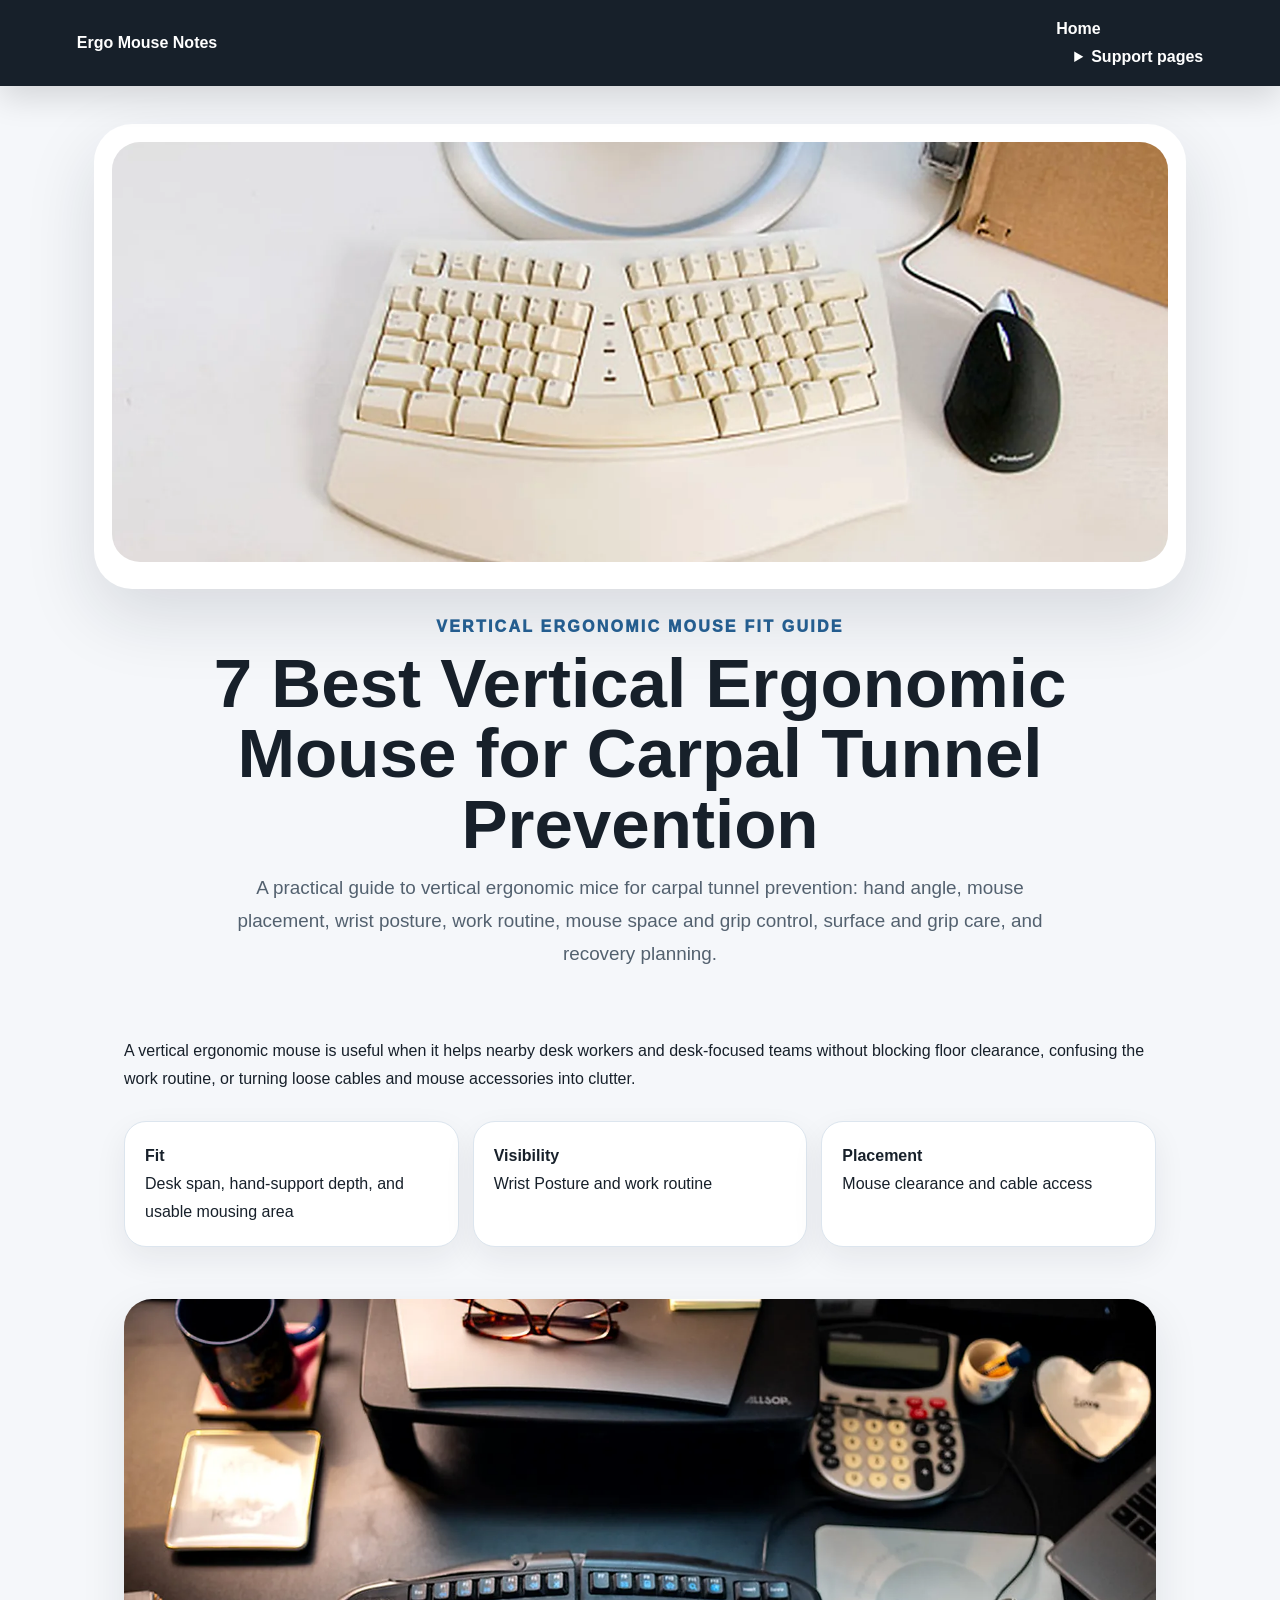
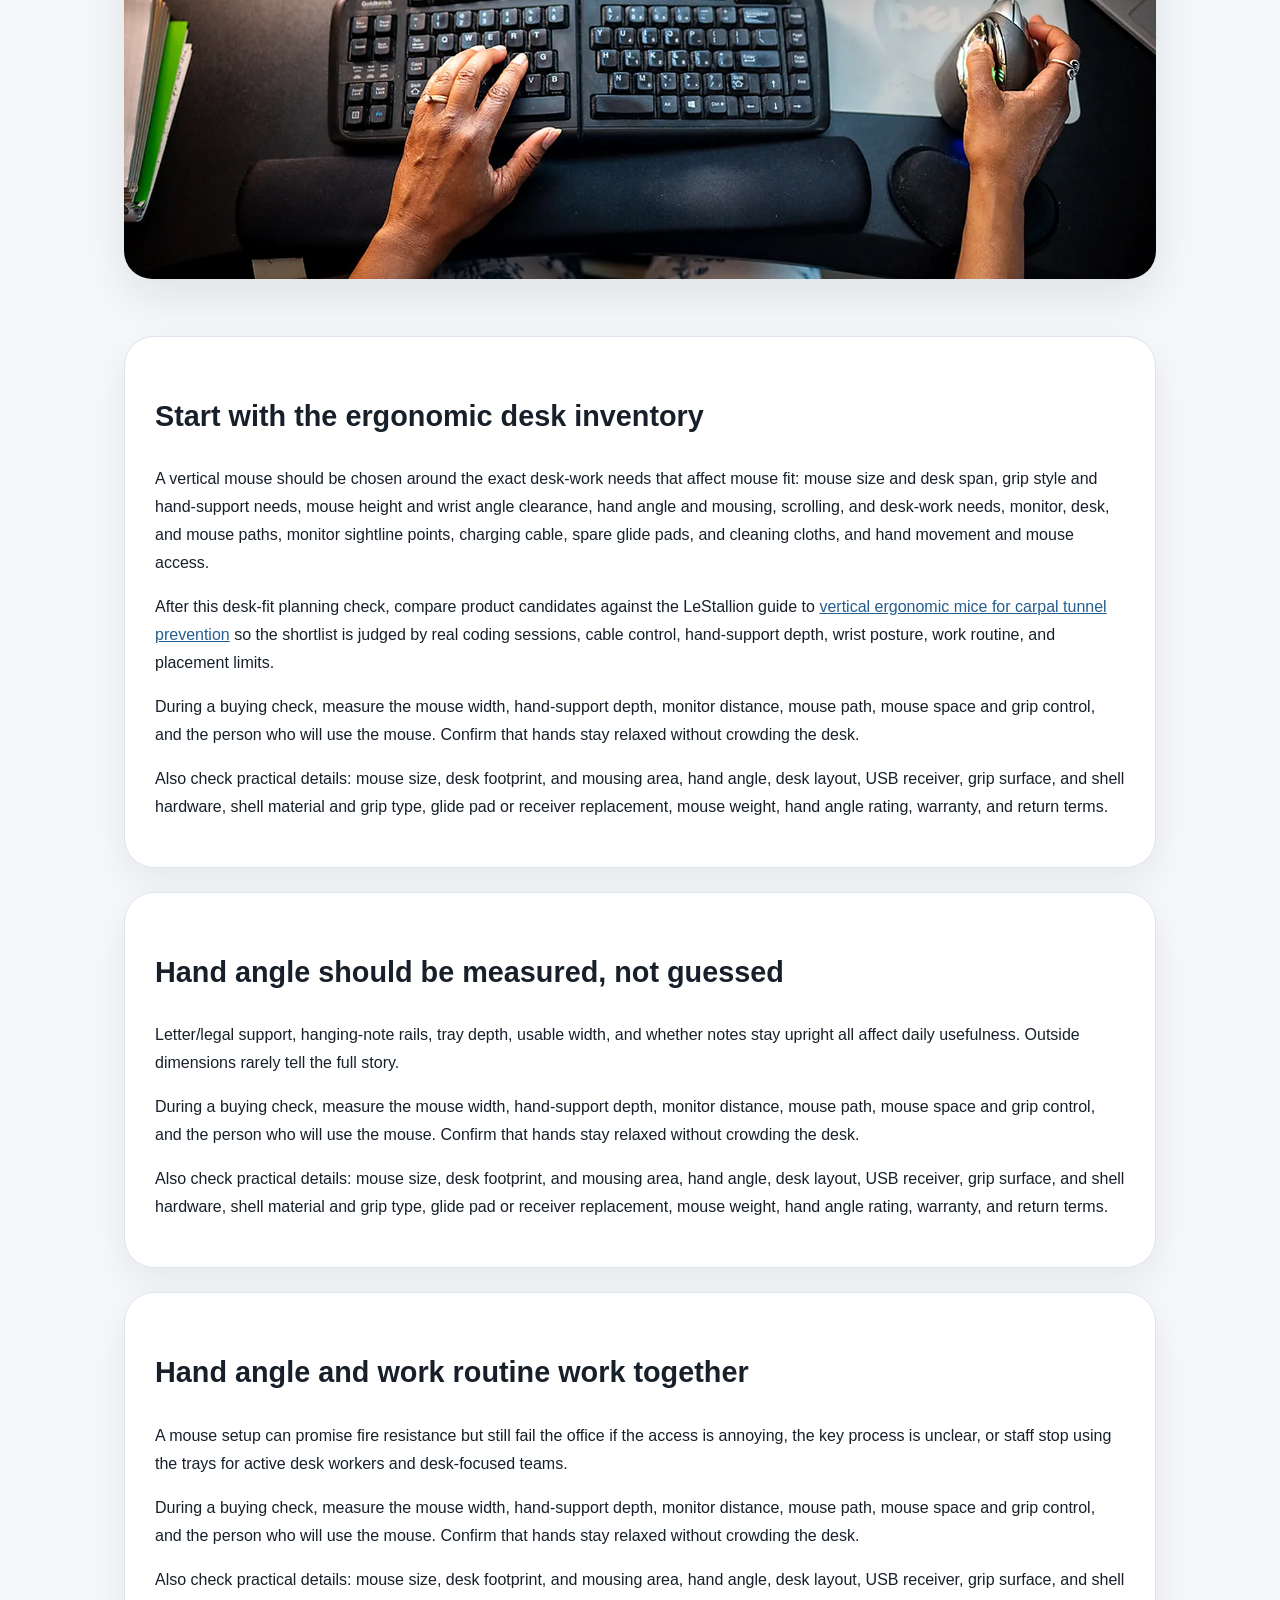
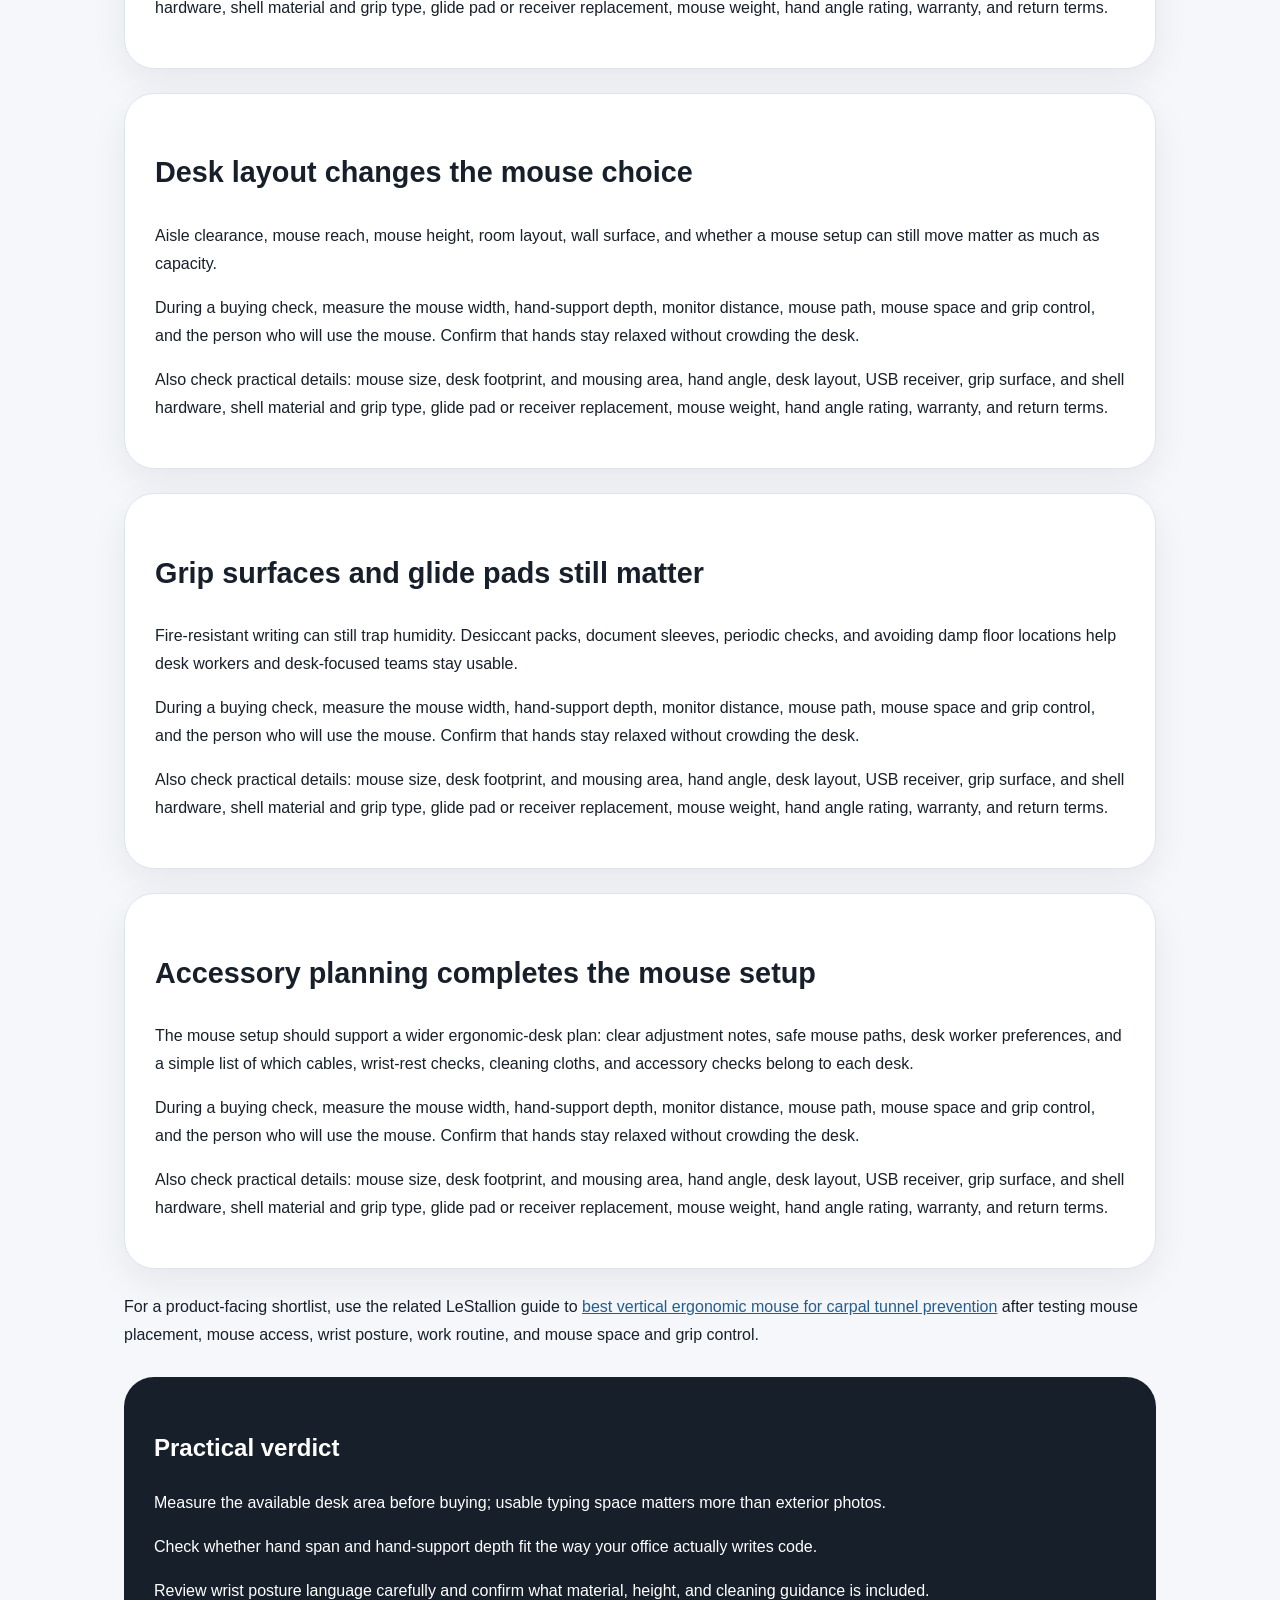
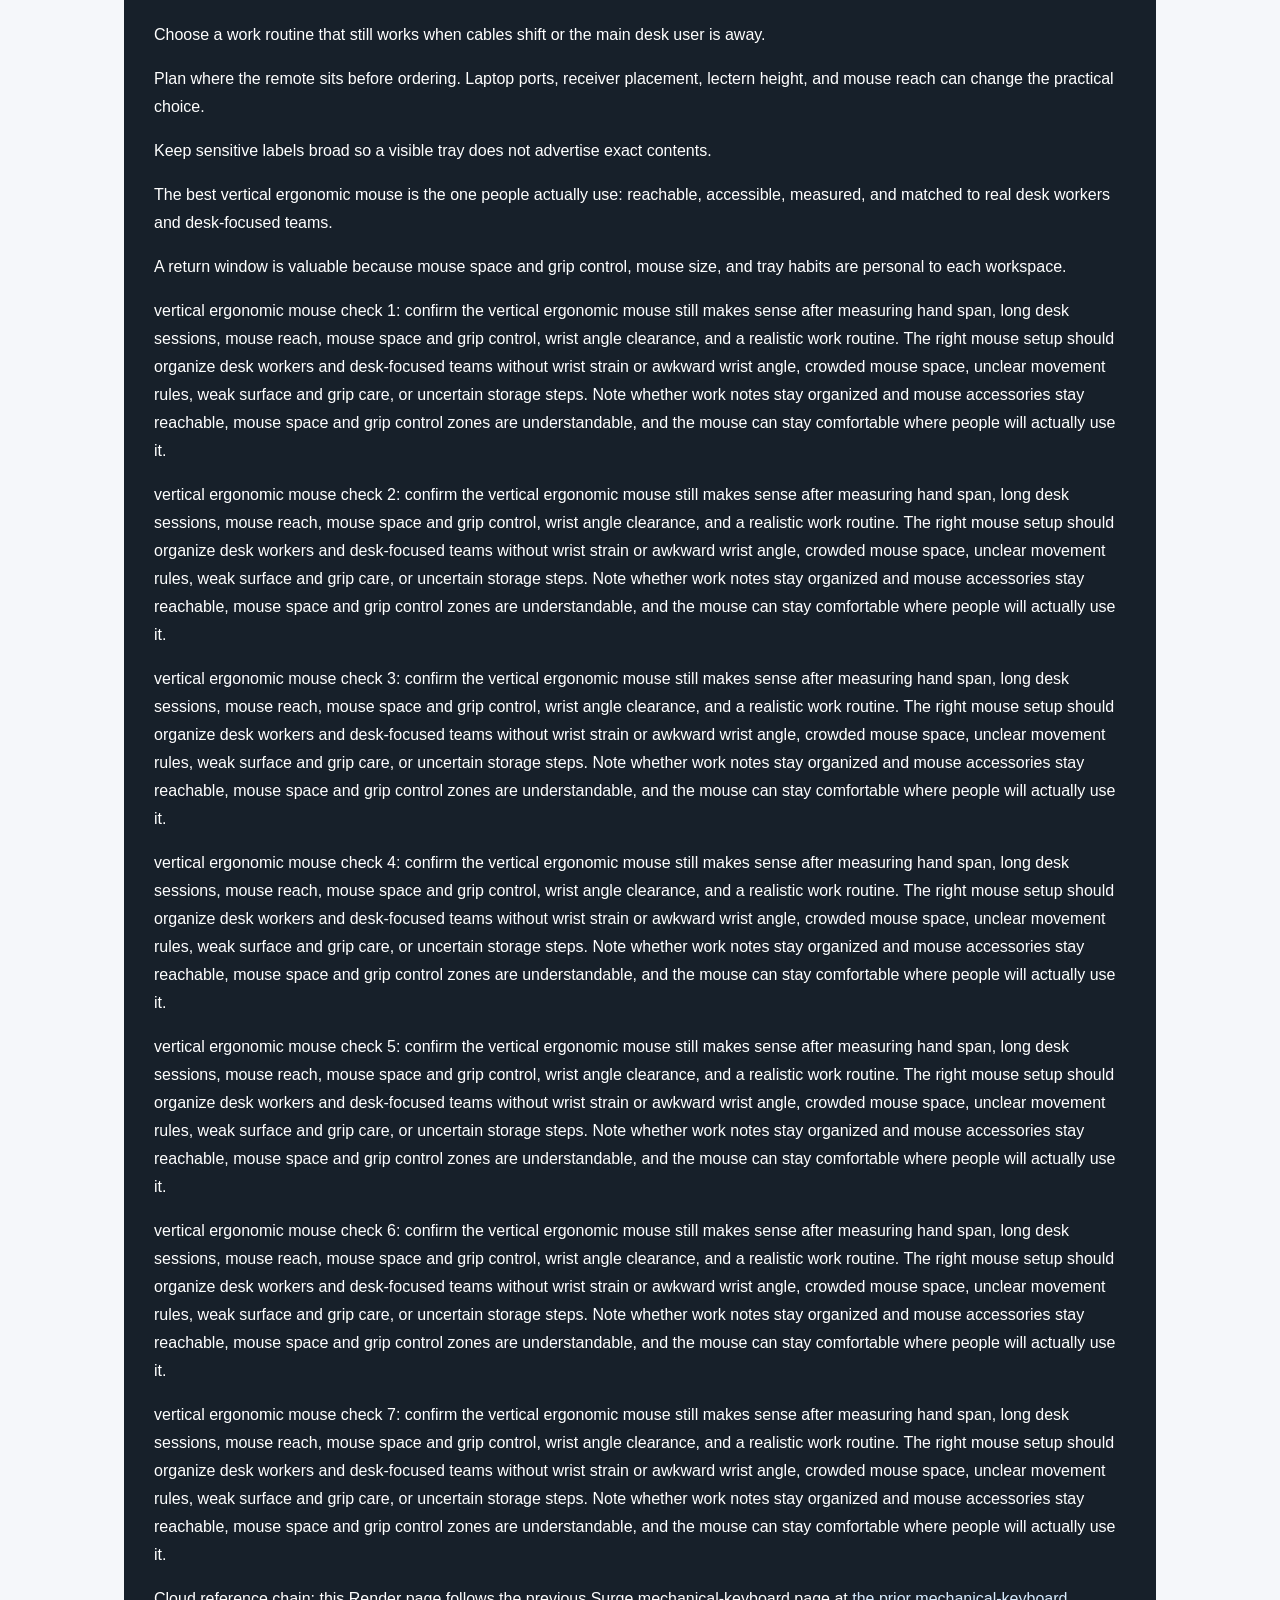
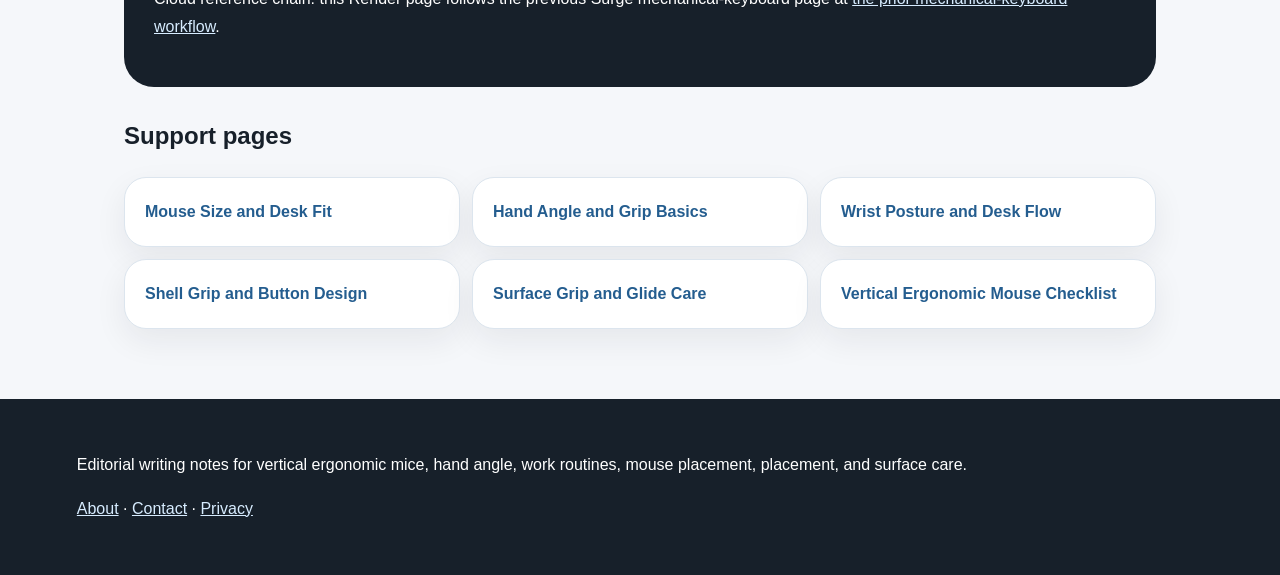
<file: public/index.html>
<!doctype html><html lang="en"><head><meta charset="utf-8"><meta name="viewport" content="width=device-width,initial-scale=1"><title>7 Best Vertical Ergonomic Mouse for Carpal Tunnel Prevention</title><meta name="description" content="Practical guide to vertical ergonomic mice for carpal tunnel prevention, including hand angle, mouse placement, wrist posture, work routine, placement, and surface care."><link rel="canonical" href="https://lestallion-vertical-ergonomic-mouse-541.onrender.com/index.html"><link rel="stylesheet" href="style.css"><script type="application/ld+json">{"@context": "https://schema.org", "@type": "Article", "headline": "7 Best Vertical Ergonomic Mouse for Carpal Tunnel Prevention", "mainEntityOfPage": "https://lestallion-vertical-ergonomic-mouse-541.onrender.com/index.html", "image": ["https://lestallion-vertical-ergonomic-mouse-541.onrender.com/assets/vertical-ergonomic-mouse-desk.webp", "https://lestallion-vertical-ergonomic-mouse-541.onrender.com/assets/ergonomic-mouse-hand-detail.webp"]}</script><script type="application/ld+json">{"@context": "https://schema.org", "@type": "FAQPage", "mainEntity": [{"@type": "Question", "name": "What matters most in a vertical ergonomic mouse?", "acceptedAnswer": {"@type": "Answer", "text": "Usable tray space, mouse placement, wrist posture, work routine, mouse space and grip control, weight, surface and grip care, and access planning matter most."}}, {"@type": "Question", "name": "How should a vertical ergonomic mouse be tested before buying?", "acceptedAnswer": {"@type": "Answer", "text": "Measure real documents, mouse space and grip control, mouse reach, mouse space and grip control, work routine, and wrist posture language before choosing."}}]}</script></head><body><header><a class="brand" href="index.html">Ergo Mouse Notes</a><nav><a href="index.html">Home</a><details><summary>Support pages</summary><div><a href="mouse-size-and-desk-fit.html">Mouse Size and Desk Fit</a><a href="hand-angle-and-grip-basics.html">Hand Angle and Grip Basics</a><a href="wrist-posture-and-desk-flow.html">Wrist Posture and Desk Flow</a><a href="shell-grip-and-button-design.html">Shell Grip and Button Design</a><a href="surface-grip-and-glide-care.html">Surface Grip and Glide Care</a><a href="vertical-ergonomic-mouse-buying-checklist.html">Vertical Ergonomic Mouse Checklist</a></div></details></nav></header><section class="hero"><div class="frame"><img src="assets/vertical-ergonomic-mouse-desk.webp" alt="vertical ergonomic mouse for business desk workers and desk-focused teams"></div><div class="kicker">vertical ergonomic mouse fit guide</div><h1>7 Best Vertical Ergonomic Mouse for Carpal Tunnel Prevention</h1><p class="dek">A practical guide to vertical ergonomic mice for carpal tunnel prevention: hand angle, mouse placement, wrist posture, work routine, mouse space and grip control, surface and grip care, and recovery planning.</p></section><main class="wrap"><p>A vertical ergonomic mouse is useful when it helps nearby desk workers and desk-focused teams without blocking floor clearance, confusing the work routine, or turning loose cables and mouse accessories into clutter.</p><section class="signal"><div><strong>Fit</strong><br>Desk span, hand-support depth, and usable mousing area</div><div><strong>Visibility</strong><br>Wrist Posture and work routine</div><div><strong>Placement</strong><br>Mouse clearance and cable access</div></section><img class="wide" src="assets/ergonomic-mouse-hand-detail.webp" alt="vertical ergonomic mouse for carpal tunnel prevention planning detail"><section class="story"><h2>Start with the ergonomic desk inventory</h2><p>A vertical mouse should be chosen around the exact desk-work needs that affect mouse fit: mouse size and desk span, grip style and hand-support needs, mouse height and wrist angle clearance, hand angle and mousing, scrolling, and desk-work needs, monitor, desk, and mouse paths, monitor sightline points, charging cable, spare glide pads, and cleaning cloths, and hand movement and mouse access.</p><p>After this desk-fit planning check, compare product candidates against the LeStallion guide to <a href="https://lestallion.com/blogs/product-reviews/best-vertical-ergonomic-mouse-for-carpal-tunnel-prevention">vertical ergonomic mice for carpal tunnel prevention</a> so the shortlist is judged by real coding sessions, cable control, hand-support depth, wrist posture, work routine, and placement limits.</p><p>During a buying check, measure the mouse width, hand-support depth, monitor distance, mouse path, mouse space and grip control, and the person who will use the mouse. Confirm that hands stay relaxed without crowding the desk.</p><p>Also check practical details: mouse size, desk footprint, and mousing area, hand angle, desk layout, USB receiver, grip surface, and shell hardware, shell material and grip type, glide pad or receiver replacement, mouse weight, hand angle rating, warranty, and return terms.</p></section><section class="story"><h2>Hand angle should be measured, not guessed</h2><p>Letter/legal support, hanging-note rails, tray depth, usable width, and whether notes stay upright all affect daily usefulness. Outside dimensions rarely tell the full story.</p><p>During a buying check, measure the mouse width, hand-support depth, monitor distance, mouse path, mouse space and grip control, and the person who will use the mouse. Confirm that hands stay relaxed without crowding the desk.</p><p>Also check practical details: mouse size, desk footprint, and mousing area, hand angle, desk layout, USB receiver, grip surface, and shell hardware, shell material and grip type, glide pad or receiver replacement, mouse weight, hand angle rating, warranty, and return terms.</p></section><section class="story"><h2>Hand angle and work routine work together</h2><p>A mouse setup can promise fire resistance but still fail the office if the access is annoying, the key process is unclear, or staff stop using the trays for active desk workers and desk-focused teams.</p><p>During a buying check, measure the mouse width, hand-support depth, monitor distance, mouse path, mouse space and grip control, and the person who will use the mouse. Confirm that hands stay relaxed without crowding the desk.</p><p>Also check practical details: mouse size, desk footprint, and mousing area, hand angle, desk layout, USB receiver, grip surface, and shell hardware, shell material and grip type, glide pad or receiver replacement, mouse weight, hand angle rating, warranty, and return terms.</p></section><section class="story"><h2>Desk layout changes the mouse choice</h2><p>Aisle clearance, mouse reach, mouse height, room layout, wall surface, and whether a mouse setup can still move matter as much as capacity.</p><p>During a buying check, measure the mouse width, hand-support depth, monitor distance, mouse path, mouse space and grip control, and the person who will use the mouse. Confirm that hands stay relaxed without crowding the desk.</p><p>Also check practical details: mouse size, desk footprint, and mousing area, hand angle, desk layout, USB receiver, grip surface, and shell hardware, shell material and grip type, glide pad or receiver replacement, mouse weight, hand angle rating, warranty, and return terms.</p></section><section class="story"><h2>Grip surfaces and glide pads still matter</h2><p>Fire-resistant writing can still trap humidity. Desiccant packs, document sleeves, periodic checks, and avoiding damp floor locations help desk workers and desk-focused teams stay usable.</p><p>During a buying check, measure the mouse width, hand-support depth, monitor distance, mouse path, mouse space and grip control, and the person who will use the mouse. Confirm that hands stay relaxed without crowding the desk.</p><p>Also check practical details: mouse size, desk footprint, and mousing area, hand angle, desk layout, USB receiver, grip surface, and shell hardware, shell material and grip type, glide pad or receiver replacement, mouse weight, hand angle rating, warranty, and return terms.</p></section><section class="story"><h2>Accessory planning completes the mouse setup</h2><p>The mouse setup should support a wider ergonomic-desk plan: clear adjustment notes, safe mouse paths, desk worker preferences, and a simple list of which cables, wrist-rest checks, cleaning cloths, and accessory checks belong to each desk.</p><p>During a buying check, measure the mouse width, hand-support depth, monitor distance, mouse path, mouse space and grip control, and the person who will use the mouse. Confirm that hands stay relaxed without crowding the desk.</p><p>Also check practical details: mouse size, desk footprint, and mousing area, hand angle, desk layout, USB receiver, grip surface, and shell hardware, shell material and grip type, glide pad or receiver replacement, mouse weight, hand angle rating, warranty, and return terms.</p></section><p>For a product-facing shortlist, use the related LeStallion guide to <a href="https://lestallion.com/blogs/product-reviews/best-vertical-ergonomic-mouse-for-carpal-tunnel-prevention">best vertical ergonomic mouse for carpal tunnel prevention</a> after testing mouse placement, mouse access, wrist posture, work routine, and mouse space and grip control.</p><section class="quote"><h2>Practical verdict</h2><p>Measure the available desk area before buying; usable typing space matters more than exterior photos.</p><p>Check whether hand span and hand-support depth fit the way your office actually writes code.</p><p>Review wrist posture language carefully and confirm what material, height, and cleaning guidance is included.</p><p>Choose a work routine that still works when cables shift or the main desk user is away.</p><p>Plan where the remote sits before ordering. Laptop ports, receiver placement, lectern height, and mouse reach can change the practical choice.</p><p>Keep sensitive labels broad so a visible tray does not advertise exact contents.</p><p>The best vertical ergonomic mouse is the one people actually use: reachable, accessible, measured, and matched to real desk workers and desk-focused teams.</p><p>A return window is valuable because mouse space and grip control, mouse size, and tray habits are personal to each workspace.</p><p>vertical ergonomic mouse check 1: confirm the vertical ergonomic mouse still makes sense after measuring hand span, long desk sessions, mouse reach, mouse space and grip control, wrist angle clearance, and a realistic work routine. The right mouse setup should organize desk workers and desk-focused teams without wrist strain or awkward wrist angle, crowded mouse space, unclear movement rules, weak surface and grip care, or uncertain storage steps. Note whether work notes stay organized and mouse accessories stay reachable, mouse space and grip control zones are understandable, and the mouse can stay comfortable where people will actually use it.</p><p>vertical ergonomic mouse check 2: confirm the vertical ergonomic mouse still makes sense after measuring hand span, long desk sessions, mouse reach, mouse space and grip control, wrist angle clearance, and a realistic work routine. The right mouse setup should organize desk workers and desk-focused teams without wrist strain or awkward wrist angle, crowded mouse space, unclear movement rules, weak surface and grip care, or uncertain storage steps. Note whether work notes stay organized and mouse accessories stay reachable, mouse space and grip control zones are understandable, and the mouse can stay comfortable where people will actually use it.</p><p>vertical ergonomic mouse check 3: confirm the vertical ergonomic mouse still makes sense after measuring hand span, long desk sessions, mouse reach, mouse space and grip control, wrist angle clearance, and a realistic work routine. The right mouse setup should organize desk workers and desk-focused teams without wrist strain or awkward wrist angle, crowded mouse space, unclear movement rules, weak surface and grip care, or uncertain storage steps. Note whether work notes stay organized and mouse accessories stay reachable, mouse space and grip control zones are understandable, and the mouse can stay comfortable where people will actually use it.</p><p>vertical ergonomic mouse check 4: confirm the vertical ergonomic mouse still makes sense after measuring hand span, long desk sessions, mouse reach, mouse space and grip control, wrist angle clearance, and a realistic work routine. The right mouse setup should organize desk workers and desk-focused teams without wrist strain or awkward wrist angle, crowded mouse space, unclear movement rules, weak surface and grip care, or uncertain storage steps. Note whether work notes stay organized and mouse accessories stay reachable, mouse space and grip control zones are understandable, and the mouse can stay comfortable where people will actually use it.</p><p>vertical ergonomic mouse check 5: confirm the vertical ergonomic mouse still makes sense after measuring hand span, long desk sessions, mouse reach, mouse space and grip control, wrist angle clearance, and a realistic work routine. The right mouse setup should organize desk workers and desk-focused teams without wrist strain or awkward wrist angle, crowded mouse space, unclear movement rules, weak surface and grip care, or uncertain storage steps. Note whether work notes stay organized and mouse accessories stay reachable, mouse space and grip control zones are understandable, and the mouse can stay comfortable where people will actually use it.</p><p>vertical ergonomic mouse check 6: confirm the vertical ergonomic mouse still makes sense after measuring hand span, long desk sessions, mouse reach, mouse space and grip control, wrist angle clearance, and a realistic work routine. The right mouse setup should organize desk workers and desk-focused teams without wrist strain or awkward wrist angle, crowded mouse space, unclear movement rules, weak surface and grip care, or uncertain storage steps. Note whether work notes stay organized and mouse accessories stay reachable, mouse space and grip control zones are understandable, and the mouse can stay comfortable where people will actually use it.</p><p>vertical ergonomic mouse check 7: confirm the vertical ergonomic mouse still makes sense after measuring hand span, long desk sessions, mouse reach, mouse space and grip control, wrist angle clearance, and a realistic work routine. The right mouse setup should organize desk workers and desk-focused teams without wrist strain or awkward wrist angle, crowded mouse space, unclear movement rules, weak surface and grip care, or uncertain storage steps. Note whether work notes stay organized and mouse accessories stay reachable, mouse space and grip control zones are understandable, and the mouse can stay comfortable where people will actually use it.</p><p>Cloud reference chain: this Render page follows the previous Surge mechanical-keyboard page at <a href="https://lestallion-mechanical-keyboard-540.surge.sh/index.html">the prior mechanical-keyboard workflow</a>.</p></section><section><h2>Support pages</h2><div class="peer-grid"><a href="mouse-size-and-desk-fit.html">Mouse Size and Desk Fit</a><a href="hand-angle-and-grip-basics.html">Hand Angle and Grip Basics</a><a href="wrist-posture-and-desk-flow.html">Wrist Posture and Desk Flow</a><a href="shell-grip-and-button-design.html">Shell Grip and Button Design</a><a href="surface-grip-and-glide-care.html">Surface Grip and Glide Care</a><a href="vertical-ergonomic-mouse-buying-checklist.html">Vertical Ergonomic Mouse Checklist</a></div></section></main><footer><p>Editorial writing notes for vertical ergonomic mice, hand angle, work routines, mouse placement, placement, and surface care.</p><p><a href="about.html">About</a> · <a href="contact.html">Contact</a> · <a href="privacy.html">Privacy</a></p></footer></body></html>
</file>
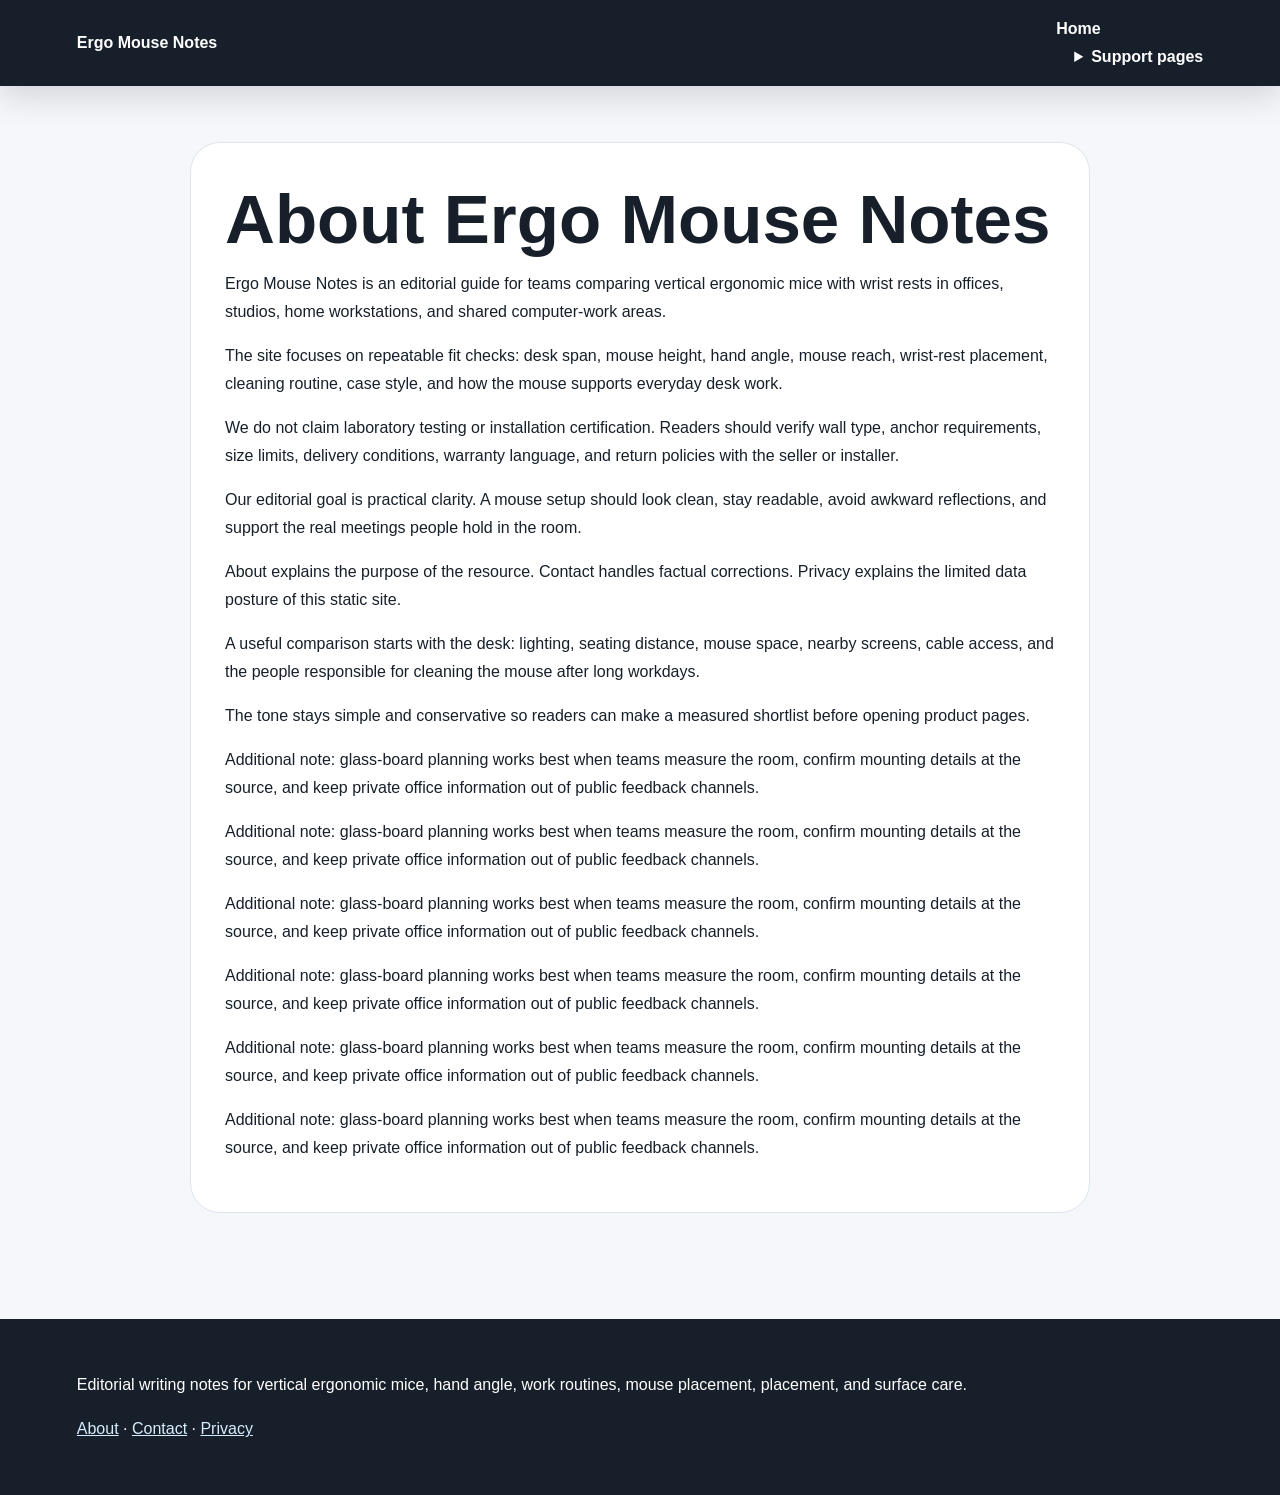
<file: public/about.html>
<!doctype html><html lang="en"><head><meta charset="utf-8"><meta name="viewport" content="width=device-width,initial-scale=1"><title>About Ergo Mouse Notes</title><link rel="canonical" href="https://lestallion-vertical-ergonomic-mouse-541.onrender.com/about.html"><link rel="stylesheet" href="style.css"></head><body><header><a class="brand" href="index.html">Ergo Mouse Notes</a><nav><a href="index.html">Home</a><details><summary>Support pages</summary><div><a href="mouse-size-and-desk-fit.html">Mouse Size and Desk Fit</a><a href="hand-angle-and-grip-basics.html">Hand Angle and Grip Basics</a><a href="wrist-posture-and-desk-flow.html">Wrist Posture and Desk Flow</a><a href="shell-grip-and-button-design.html">Shell Grip and Button Design</a><a href="surface-grip-and-glide-care.html">Surface Grip and Glide Care</a><a href="vertical-ergonomic-mouse-buying-checklist.html">Vertical Ergonomic Mouse Checklist</a></div></details></nav></header><main class="wrap"><section class="trust"><h1>About Ergo Mouse Notes</h1><p>Ergo Mouse Notes is an editorial guide for teams comparing vertical ergonomic mice with wrist rests in offices, studios, home workstations, and shared computer-work areas.</p><p>The site focuses on repeatable fit checks: desk span, mouse height, hand angle, mouse reach, wrist-rest placement, cleaning routine, case style, and how the mouse supports everyday desk work.</p><p>We do not claim laboratory testing or installation certification. Readers should verify wall type, anchor requirements, size limits, delivery conditions, warranty language, and return policies with the seller or installer.</p><p>Our editorial goal is practical clarity. A mouse setup should look clean, stay readable, avoid awkward reflections, and support the real meetings people hold in the room.</p><p>About explains the purpose of the resource. Contact handles factual corrections. Privacy explains the limited data posture of this static site.</p><p>A useful comparison starts with the desk: lighting, seating distance, mouse space, nearby screens, cable access, and the people responsible for cleaning the mouse after long workdays.</p><p>The tone stays simple and conservative so readers can make a measured shortlist before opening product pages.</p><p>Additional note: glass-board planning works best when teams measure the room, confirm mounting details at the source, and keep private office information out of public feedback channels.</p><p>Additional note: glass-board planning works best when teams measure the room, confirm mounting details at the source, and keep private office information out of public feedback channels.</p><p>Additional note: glass-board planning works best when teams measure the room, confirm mounting details at the source, and keep private office information out of public feedback channels.</p><p>Additional note: glass-board planning works best when teams measure the room, confirm mounting details at the source, and keep private office information out of public feedback channels.</p><p>Additional note: glass-board planning works best when teams measure the room, confirm mounting details at the source, and keep private office information out of public feedback channels.</p><p>Additional note: glass-board planning works best when teams measure the room, confirm mounting details at the source, and keep private office information out of public feedback channels.</p></section></main><footer><p>Editorial writing notes for vertical ergonomic mice, hand angle, work routines, mouse placement, placement, and surface care.</p><p><a href="about.html">About</a> · <a href="contact.html">Contact</a> · <a href="privacy.html">Privacy</a></p></footer></body></html>
</file>
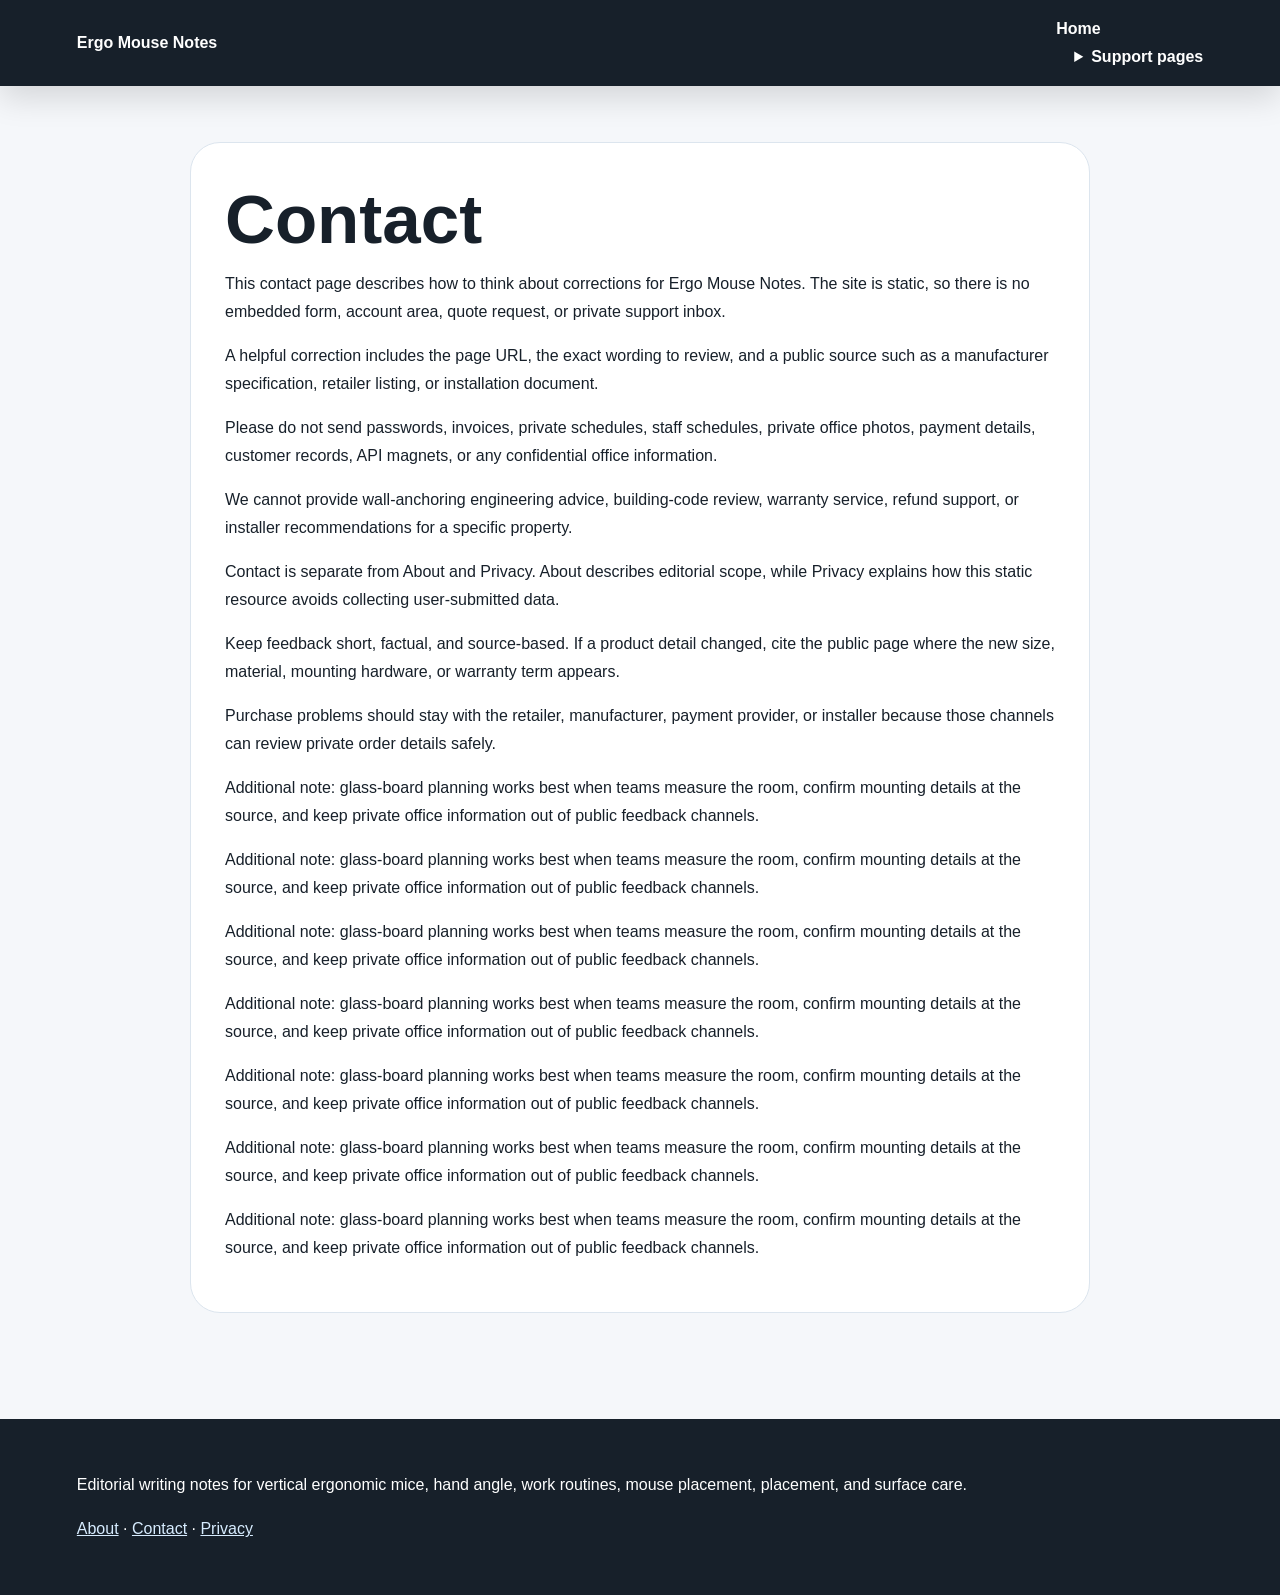
<file: public/contact.html>
<!doctype html><html lang="en"><head><meta charset="utf-8"><meta name="viewport" content="width=device-width,initial-scale=1"><title>Contact</title><link rel="canonical" href="https://lestallion-vertical-ergonomic-mouse-541.onrender.com/contact.html"><link rel="stylesheet" href="style.css"></head><body><header><a class="brand" href="index.html">Ergo Mouse Notes</a><nav><a href="index.html">Home</a><details><summary>Support pages</summary><div><a href="mouse-size-and-desk-fit.html">Mouse Size and Desk Fit</a><a href="hand-angle-and-grip-basics.html">Hand Angle and Grip Basics</a><a href="wrist-posture-and-desk-flow.html">Wrist Posture and Desk Flow</a><a href="shell-grip-and-button-design.html">Shell Grip and Button Design</a><a href="surface-grip-and-glide-care.html">Surface Grip and Glide Care</a><a href="vertical-ergonomic-mouse-buying-checklist.html">Vertical Ergonomic Mouse Checklist</a></div></details></nav></header><main class="wrap"><section class="trust"><h1>Contact</h1><p>This contact page describes how to think about corrections for Ergo Mouse Notes. The site is static, so there is no embedded form, account area, quote request, or private support inbox.</p><p>A helpful correction includes the page URL, the exact wording to review, and a public source such as a manufacturer specification, retailer listing, or installation document.</p><p>Please do not send passwords, invoices, private schedules, staff schedules, private office photos, payment details, customer records, API magnets, or any confidential office information.</p><p>We cannot provide wall-anchoring engineering advice, building-code review, warranty service, refund support, or installer recommendations for a specific property.</p><p>Contact is separate from About and Privacy. About describes editorial scope, while Privacy explains how this static resource avoids collecting user-submitted data.</p><p>Keep feedback short, factual, and source-based. If a product detail changed, cite the public page where the new size, material, mounting hardware, or warranty term appears.</p><p>Purchase problems should stay with the retailer, manufacturer, payment provider, or installer because those channels can review private order details safely.</p><p>Additional note: glass-board planning works best when teams measure the room, confirm mounting details at the source, and keep private office information out of public feedback channels.</p><p>Additional note: glass-board planning works best when teams measure the room, confirm mounting details at the source, and keep private office information out of public feedback channels.</p><p>Additional note: glass-board planning works best when teams measure the room, confirm mounting details at the source, and keep private office information out of public feedback channels.</p><p>Additional note: glass-board planning works best when teams measure the room, confirm mounting details at the source, and keep private office information out of public feedback channels.</p><p>Additional note: glass-board planning works best when teams measure the room, confirm mounting details at the source, and keep private office information out of public feedback channels.</p><p>Additional note: glass-board planning works best when teams measure the room, confirm mounting details at the source, and keep private office information out of public feedback channels.</p><p>Additional note: glass-board planning works best when teams measure the room, confirm mounting details at the source, and keep private office information out of public feedback channels.</p></section></main><footer><p>Editorial writing notes for vertical ergonomic mice, hand angle, work routines, mouse placement, placement, and surface care.</p><p><a href="about.html">About</a> · <a href="contact.html">Contact</a> · <a href="privacy.html">Privacy</a></p></footer></body></html>
</file>
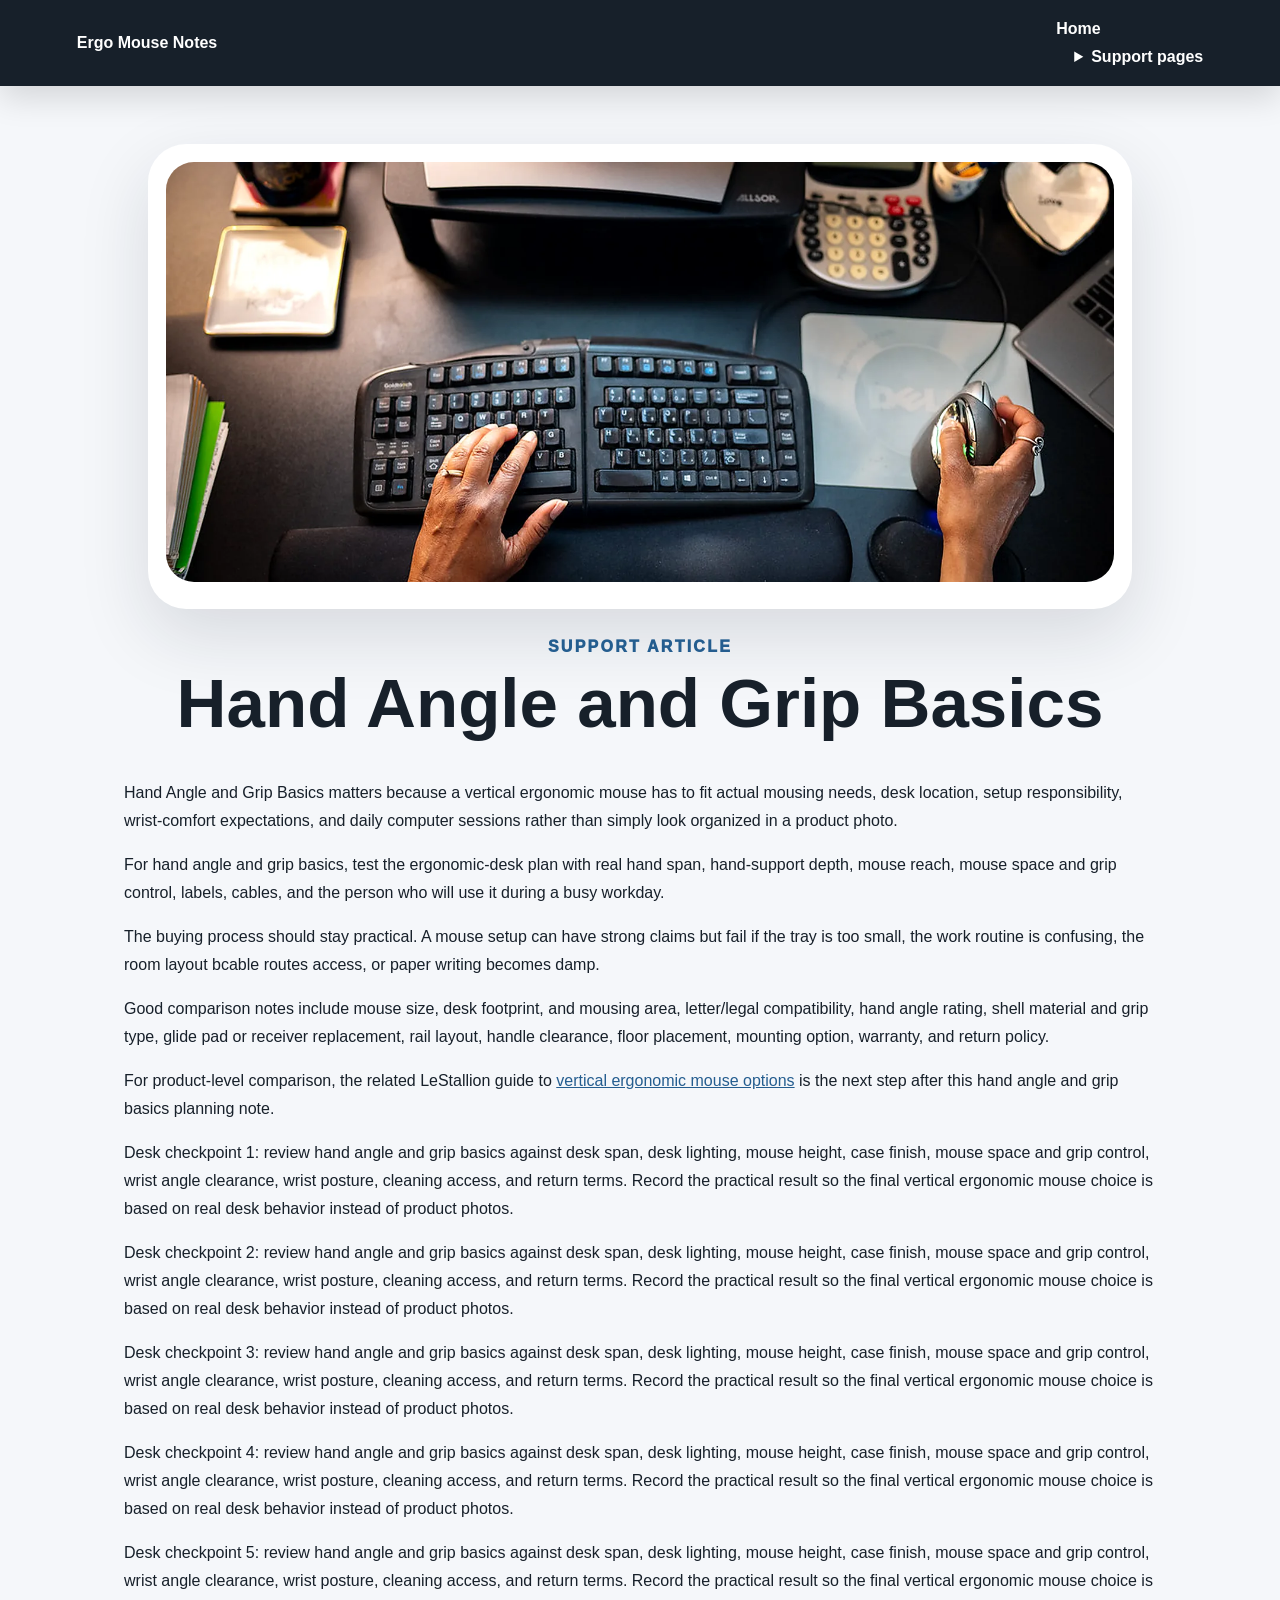
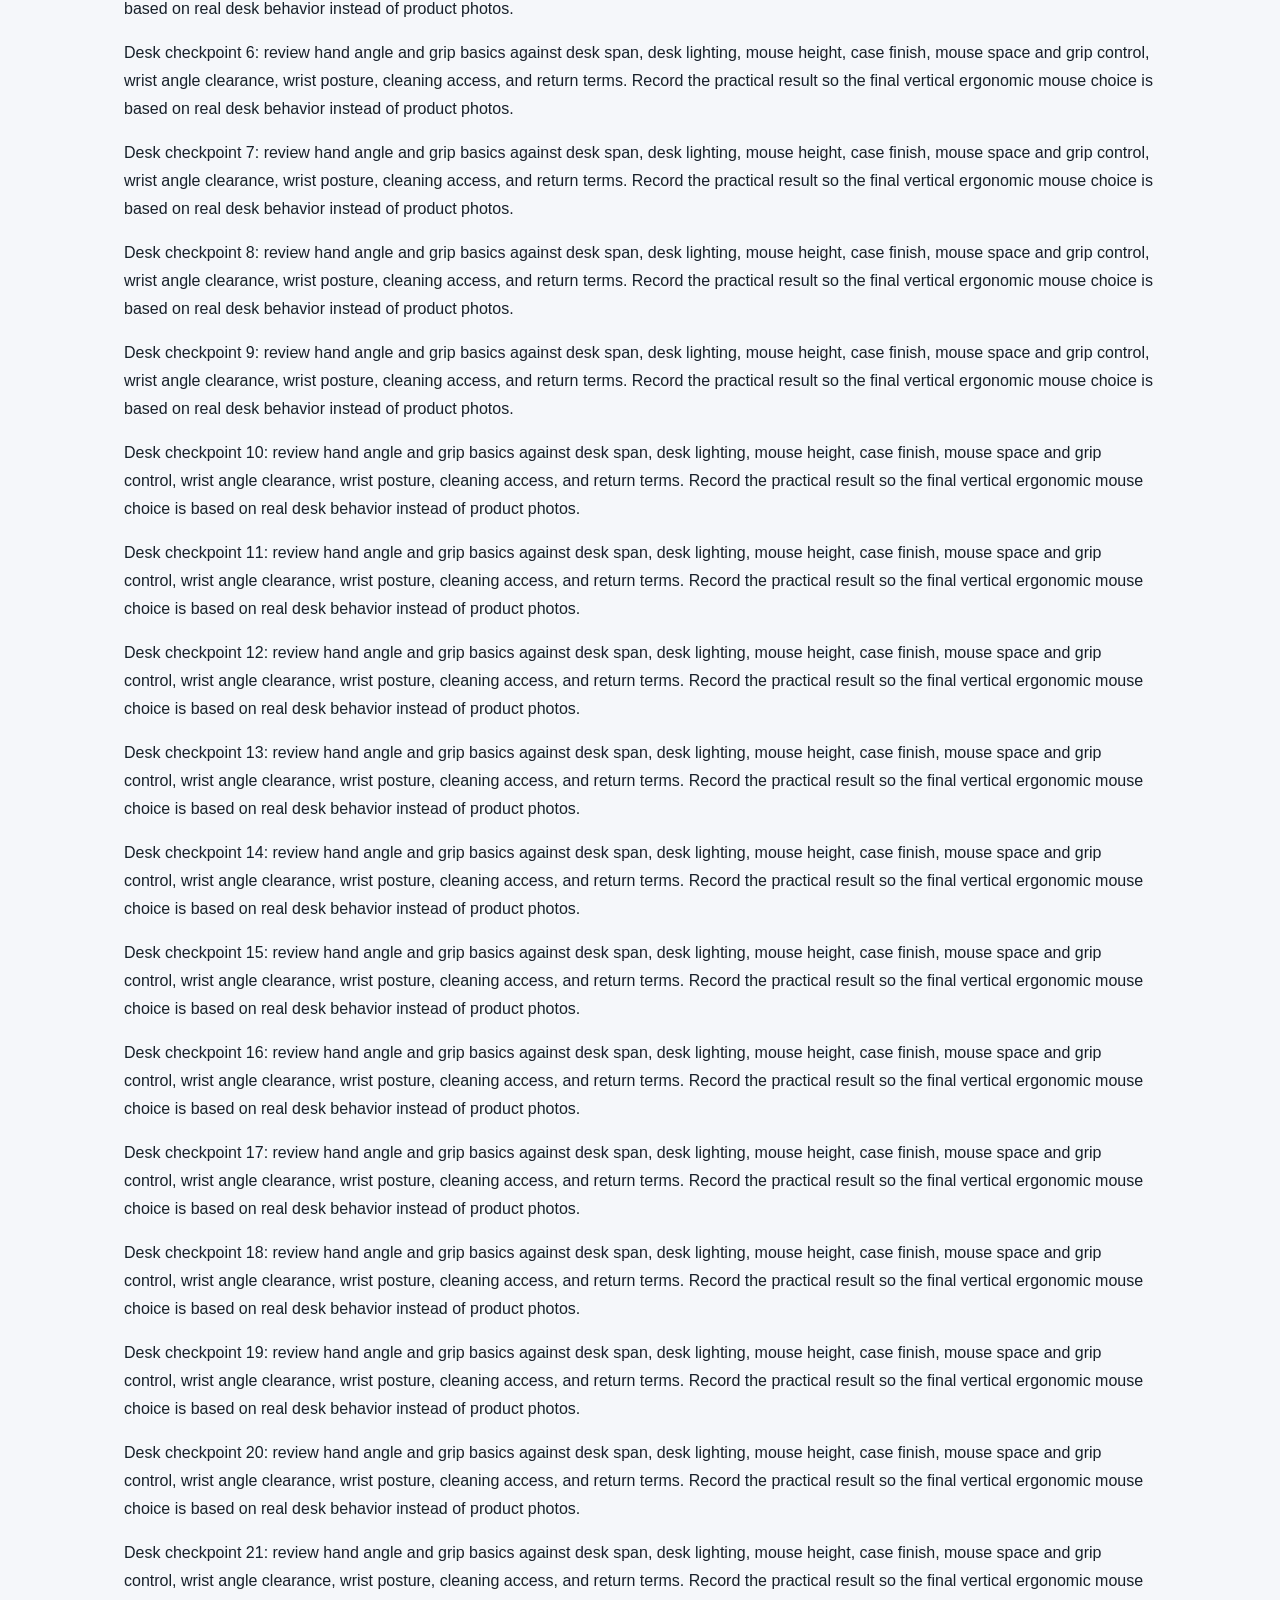
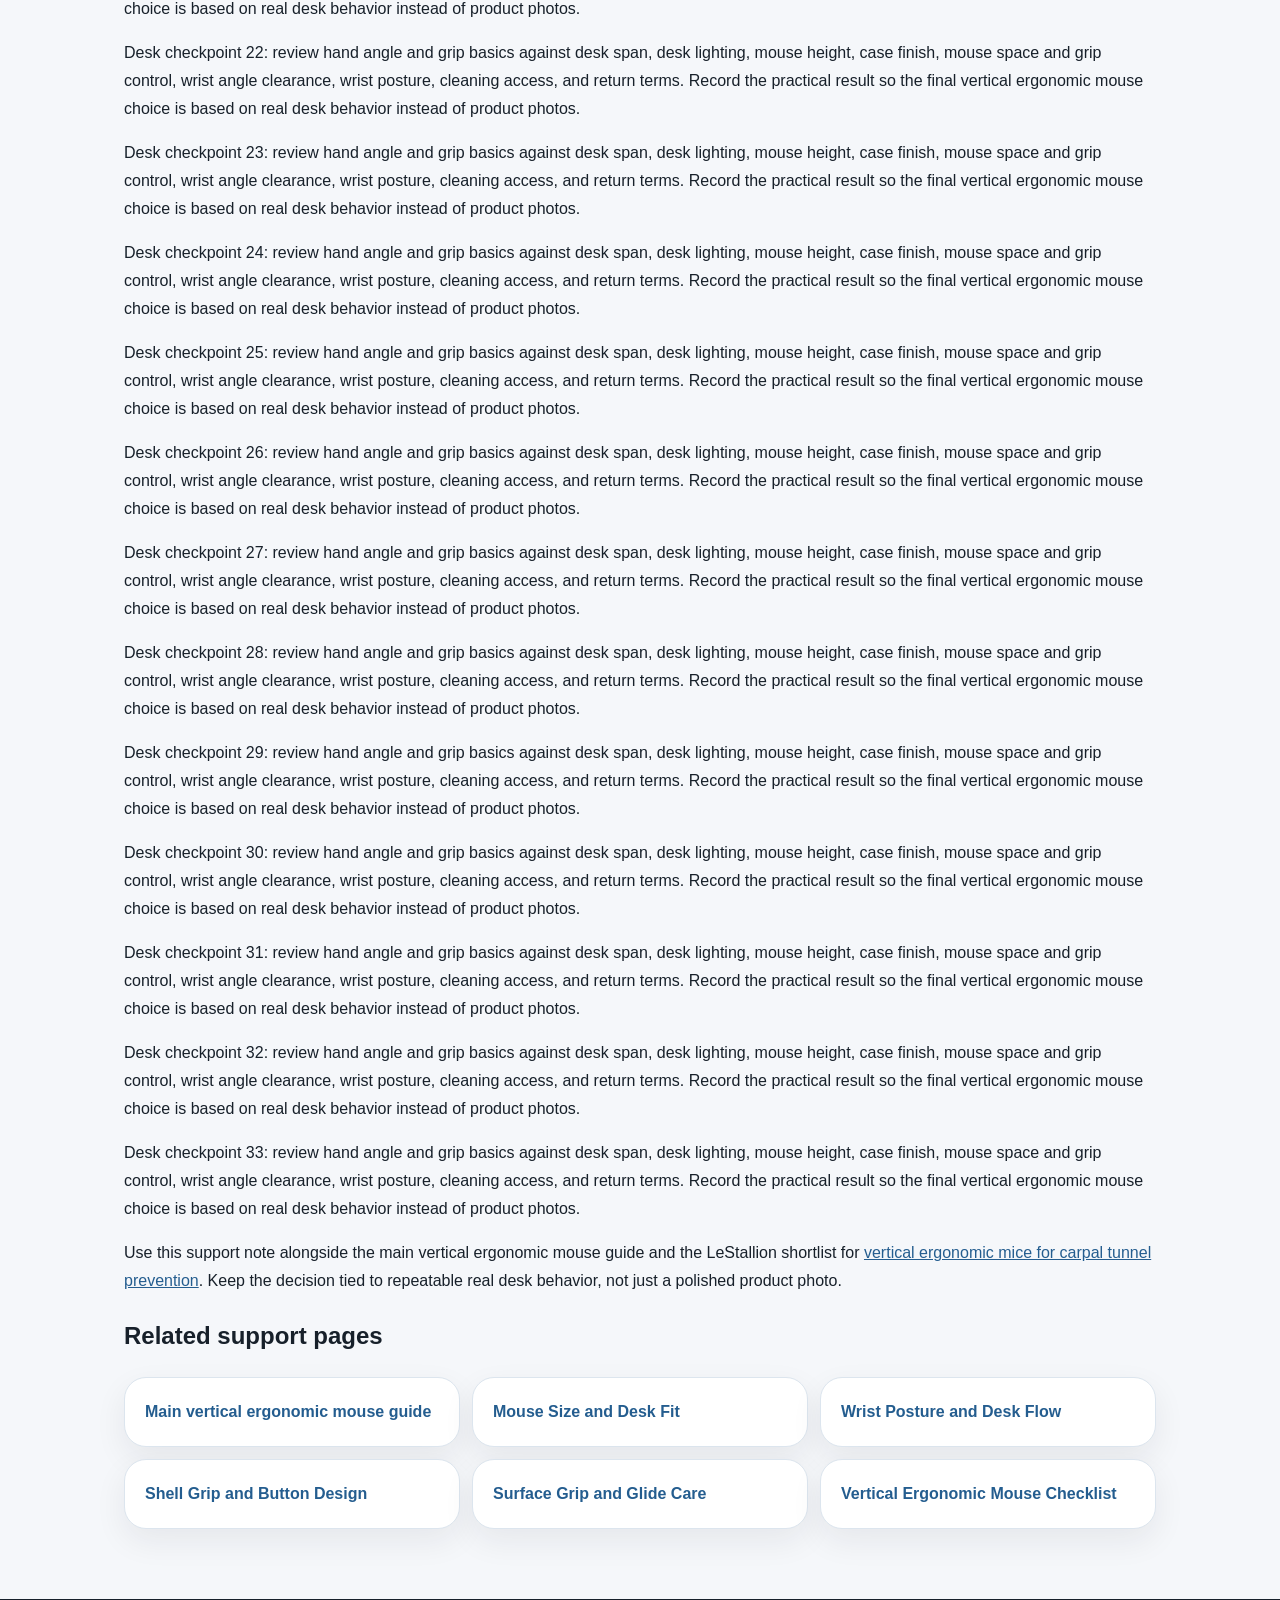
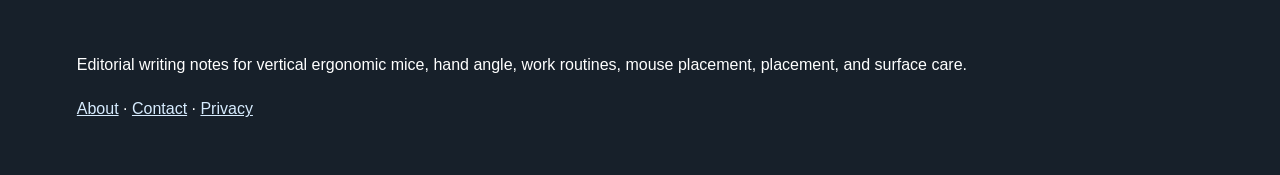
<file: public/hand-angle-and-grip-basics.html>
<!doctype html><html lang="en"><head><meta charset="utf-8"><meta name="viewport" content="width=device-width,initial-scale=1"><title>Hand Angle and Grip Basics</title><meta name="description" content="Planning note for Hand Angle and Grip Basics when choosing vertical ergonomic mice for carpal tunnel prevention."><link rel="canonical" href="https://lestallion-vertical-ergonomic-mouse-541.onrender.com/hand-angle-and-grip-basics.html"><link rel="stylesheet" href="style.css"><script type="application/ld+json">{"@context": "https://schema.org", "@type": "Article", "headline": "Hand Angle and Grip Basics", "mainEntityOfPage": "https://lestallion-vertical-ergonomic-mouse-541.onrender.com/hand-angle-and-grip-basics.html"}</script></head><body><header><a class="brand" href="index.html">Ergo Mouse Notes</a><nav><a href="index.html">Home</a><details><summary>Support pages</summary><div><a href="mouse-size-and-desk-fit.html">Mouse Size and Desk Fit</a><a href="hand-angle-and-grip-basics.html">Hand Angle and Grip Basics</a><a href="wrist-posture-and-desk-flow.html">Wrist Posture and Desk Flow</a><a href="shell-grip-and-button-design.html">Shell Grip and Button Design</a><a href="surface-grip-and-glide-care.html">Surface Grip and Glide Care</a><a href="vertical-ergonomic-mouse-buying-checklist.html">Vertical Ergonomic Mouse Checklist</a></div></details></nav></header><main class="wrap"><section class="hero"><div class="frame"><img src="assets/ergonomic-mouse-hand-detail.webp" alt="vertical ergonomic mouse ergonomic-desk planning detail"></div><div class="kicker">support article</div><h1>Hand Angle and Grip Basics</h1></section><p>Hand Angle and Grip Basics matters because a vertical ergonomic mouse has to fit actual mousing needs, desk location, setup responsibility, wrist-comfort expectations, and daily computer sessions rather than simply look organized in a product photo.</p><p>For hand angle and grip basics, test the ergonomic-desk plan with real hand span, hand-support depth, mouse reach, mouse space and grip control, labels, cables, and the person who will use it during a busy workday.</p><p>The buying process should stay practical. A mouse setup can have strong claims but fail if the tray is too small, the work routine is confusing, the room layout bcable routes access, or paper writing becomes damp.</p><p>Good comparison notes include mouse size, desk footprint, and mousing area, letter/legal compatibility, hand angle rating, shell material and grip type, glide pad or receiver replacement, rail layout, handle clearance, floor placement, mounting option, warranty, and return policy.</p><p>For product-level comparison, the related LeStallion guide to <a href="https://lestallion.com/blogs/product-reviews/best-vertical-ergonomic-mouse-for-carpal-tunnel-prevention">vertical ergonomic mouse options</a> is the next step after this hand angle and grip basics planning note.</p><p>Desk checkpoint 1: review hand angle and grip basics against desk span, desk lighting, mouse height, case finish, mouse space and grip control, wrist angle clearance, wrist posture, cleaning access, and return terms. Record the practical result so the final vertical ergonomic mouse choice is based on real desk behavior instead of product photos.</p><p>Desk checkpoint 2: review hand angle and grip basics against desk span, desk lighting, mouse height, case finish, mouse space and grip control, wrist angle clearance, wrist posture, cleaning access, and return terms. Record the practical result so the final vertical ergonomic mouse choice is based on real desk behavior instead of product photos.</p><p>Desk checkpoint 3: review hand angle and grip basics against desk span, desk lighting, mouse height, case finish, mouse space and grip control, wrist angle clearance, wrist posture, cleaning access, and return terms. Record the practical result so the final vertical ergonomic mouse choice is based on real desk behavior instead of product photos.</p><p>Desk checkpoint 4: review hand angle and grip basics against desk span, desk lighting, mouse height, case finish, mouse space and grip control, wrist angle clearance, wrist posture, cleaning access, and return terms. Record the practical result so the final vertical ergonomic mouse choice is based on real desk behavior instead of product photos.</p><p>Desk checkpoint 5: review hand angle and grip basics against desk span, desk lighting, mouse height, case finish, mouse space and grip control, wrist angle clearance, wrist posture, cleaning access, and return terms. Record the practical result so the final vertical ergonomic mouse choice is based on real desk behavior instead of product photos.</p><p>Desk checkpoint 6: review hand angle and grip basics against desk span, desk lighting, mouse height, case finish, mouse space and grip control, wrist angle clearance, wrist posture, cleaning access, and return terms. Record the practical result so the final vertical ergonomic mouse choice is based on real desk behavior instead of product photos.</p><p>Desk checkpoint 7: review hand angle and grip basics against desk span, desk lighting, mouse height, case finish, mouse space and grip control, wrist angle clearance, wrist posture, cleaning access, and return terms. Record the practical result so the final vertical ergonomic mouse choice is based on real desk behavior instead of product photos.</p><p>Desk checkpoint 8: review hand angle and grip basics against desk span, desk lighting, mouse height, case finish, mouse space and grip control, wrist angle clearance, wrist posture, cleaning access, and return terms. Record the practical result so the final vertical ergonomic mouse choice is based on real desk behavior instead of product photos.</p><p>Desk checkpoint 9: review hand angle and grip basics against desk span, desk lighting, mouse height, case finish, mouse space and grip control, wrist angle clearance, wrist posture, cleaning access, and return terms. Record the practical result so the final vertical ergonomic mouse choice is based on real desk behavior instead of product photos.</p><p>Desk checkpoint 10: review hand angle and grip basics against desk span, desk lighting, mouse height, case finish, mouse space and grip control, wrist angle clearance, wrist posture, cleaning access, and return terms. Record the practical result so the final vertical ergonomic mouse choice is based on real desk behavior instead of product photos.</p><p>Desk checkpoint 11: review hand angle and grip basics against desk span, desk lighting, mouse height, case finish, mouse space and grip control, wrist angle clearance, wrist posture, cleaning access, and return terms. Record the practical result so the final vertical ergonomic mouse choice is based on real desk behavior instead of product photos.</p><p>Desk checkpoint 12: review hand angle and grip basics against desk span, desk lighting, mouse height, case finish, mouse space and grip control, wrist angle clearance, wrist posture, cleaning access, and return terms. Record the practical result so the final vertical ergonomic mouse choice is based on real desk behavior instead of product photos.</p><p>Desk checkpoint 13: review hand angle and grip basics against desk span, desk lighting, mouse height, case finish, mouse space and grip control, wrist angle clearance, wrist posture, cleaning access, and return terms. Record the practical result so the final vertical ergonomic mouse choice is based on real desk behavior instead of product photos.</p><p>Desk checkpoint 14: review hand angle and grip basics against desk span, desk lighting, mouse height, case finish, mouse space and grip control, wrist angle clearance, wrist posture, cleaning access, and return terms. Record the practical result so the final vertical ergonomic mouse choice is based on real desk behavior instead of product photos.</p><p>Desk checkpoint 15: review hand angle and grip basics against desk span, desk lighting, mouse height, case finish, mouse space and grip control, wrist angle clearance, wrist posture, cleaning access, and return terms. Record the practical result so the final vertical ergonomic mouse choice is based on real desk behavior instead of product photos.</p><p>Desk checkpoint 16: review hand angle and grip basics against desk span, desk lighting, mouse height, case finish, mouse space and grip control, wrist angle clearance, wrist posture, cleaning access, and return terms. Record the practical result so the final vertical ergonomic mouse choice is based on real desk behavior instead of product photos.</p><p>Desk checkpoint 17: review hand angle and grip basics against desk span, desk lighting, mouse height, case finish, mouse space and grip control, wrist angle clearance, wrist posture, cleaning access, and return terms. Record the practical result so the final vertical ergonomic mouse choice is based on real desk behavior instead of product photos.</p><p>Desk checkpoint 18: review hand angle and grip basics against desk span, desk lighting, mouse height, case finish, mouse space and grip control, wrist angle clearance, wrist posture, cleaning access, and return terms. Record the practical result so the final vertical ergonomic mouse choice is based on real desk behavior instead of product photos.</p><p>Desk checkpoint 19: review hand angle and grip basics against desk span, desk lighting, mouse height, case finish, mouse space and grip control, wrist angle clearance, wrist posture, cleaning access, and return terms. Record the practical result so the final vertical ergonomic mouse choice is based on real desk behavior instead of product photos.</p><p>Desk checkpoint 20: review hand angle and grip basics against desk span, desk lighting, mouse height, case finish, mouse space and grip control, wrist angle clearance, wrist posture, cleaning access, and return terms. Record the practical result so the final vertical ergonomic mouse choice is based on real desk behavior instead of product photos.</p><p>Desk checkpoint 21: review hand angle and grip basics against desk span, desk lighting, mouse height, case finish, mouse space and grip control, wrist angle clearance, wrist posture, cleaning access, and return terms. Record the practical result so the final vertical ergonomic mouse choice is based on real desk behavior instead of product photos.</p><p>Desk checkpoint 22: review hand angle and grip basics against desk span, desk lighting, mouse height, case finish, mouse space and grip control, wrist angle clearance, wrist posture, cleaning access, and return terms. Record the practical result so the final vertical ergonomic mouse choice is based on real desk behavior instead of product photos.</p><p>Desk checkpoint 23: review hand angle and grip basics against desk span, desk lighting, mouse height, case finish, mouse space and grip control, wrist angle clearance, wrist posture, cleaning access, and return terms. Record the practical result so the final vertical ergonomic mouse choice is based on real desk behavior instead of product photos.</p><p>Desk checkpoint 24: review hand angle and grip basics against desk span, desk lighting, mouse height, case finish, mouse space and grip control, wrist angle clearance, wrist posture, cleaning access, and return terms. Record the practical result so the final vertical ergonomic mouse choice is based on real desk behavior instead of product photos.</p><p>Desk checkpoint 25: review hand angle and grip basics against desk span, desk lighting, mouse height, case finish, mouse space and grip control, wrist angle clearance, wrist posture, cleaning access, and return terms. Record the practical result so the final vertical ergonomic mouse choice is based on real desk behavior instead of product photos.</p><p>Desk checkpoint 26: review hand angle and grip basics against desk span, desk lighting, mouse height, case finish, mouse space and grip control, wrist angle clearance, wrist posture, cleaning access, and return terms. Record the practical result so the final vertical ergonomic mouse choice is based on real desk behavior instead of product photos.</p><p>Desk checkpoint 27: review hand angle and grip basics against desk span, desk lighting, mouse height, case finish, mouse space and grip control, wrist angle clearance, wrist posture, cleaning access, and return terms. Record the practical result so the final vertical ergonomic mouse choice is based on real desk behavior instead of product photos.</p><p>Desk checkpoint 28: review hand angle and grip basics against desk span, desk lighting, mouse height, case finish, mouse space and grip control, wrist angle clearance, wrist posture, cleaning access, and return terms. Record the practical result so the final vertical ergonomic mouse choice is based on real desk behavior instead of product photos.</p><p>Desk checkpoint 29: review hand angle and grip basics against desk span, desk lighting, mouse height, case finish, mouse space and grip control, wrist angle clearance, wrist posture, cleaning access, and return terms. Record the practical result so the final vertical ergonomic mouse choice is based on real desk behavior instead of product photos.</p><p>Desk checkpoint 30: review hand angle and grip basics against desk span, desk lighting, mouse height, case finish, mouse space and grip control, wrist angle clearance, wrist posture, cleaning access, and return terms. Record the practical result so the final vertical ergonomic mouse choice is based on real desk behavior instead of product photos.</p><p>Desk checkpoint 31: review hand angle and grip basics against desk span, desk lighting, mouse height, case finish, mouse space and grip control, wrist angle clearance, wrist posture, cleaning access, and return terms. Record the practical result so the final vertical ergonomic mouse choice is based on real desk behavior instead of product photos.</p><p>Desk checkpoint 32: review hand angle and grip basics against desk span, desk lighting, mouse height, case finish, mouse space and grip control, wrist angle clearance, wrist posture, cleaning access, and return terms. Record the practical result so the final vertical ergonomic mouse choice is based on real desk behavior instead of product photos.</p><p>Desk checkpoint 33: review hand angle and grip basics against desk span, desk lighting, mouse height, case finish, mouse space and grip control, wrist angle clearance, wrist posture, cleaning access, and return terms. Record the practical result so the final vertical ergonomic mouse choice is based on real desk behavior instead of product photos.</p><p>Use this support note alongside the main vertical ergonomic mouse guide and the LeStallion shortlist for <a href="https://lestallion.com/blogs/product-reviews/best-vertical-ergonomic-mouse-for-carpal-tunnel-prevention">vertical ergonomic mice for carpal tunnel prevention</a>. Keep the decision tied to repeatable real desk behavior, not just a polished product photo.</p><section><h2>Related support pages</h2><div class="peer-grid"><a href="index.html">Main vertical ergonomic mouse guide</a><a href="mouse-size-and-desk-fit.html">Mouse Size and Desk Fit</a><a href="wrist-posture-and-desk-flow.html">Wrist Posture and Desk Flow</a><a href="shell-grip-and-button-design.html">Shell Grip and Button Design</a><a href="surface-grip-and-glide-care.html">Surface Grip and Glide Care</a><a href="vertical-ergonomic-mouse-buying-checklist.html">Vertical Ergonomic Mouse Checklist</a></div></section></main><footer><p>Editorial writing notes for vertical ergonomic mice, hand angle, work routines, mouse placement, placement, and surface care.</p><p><a href="about.html">About</a> · <a href="contact.html">Contact</a> · <a href="privacy.html">Privacy</a></p></footer></body></html>
</file>
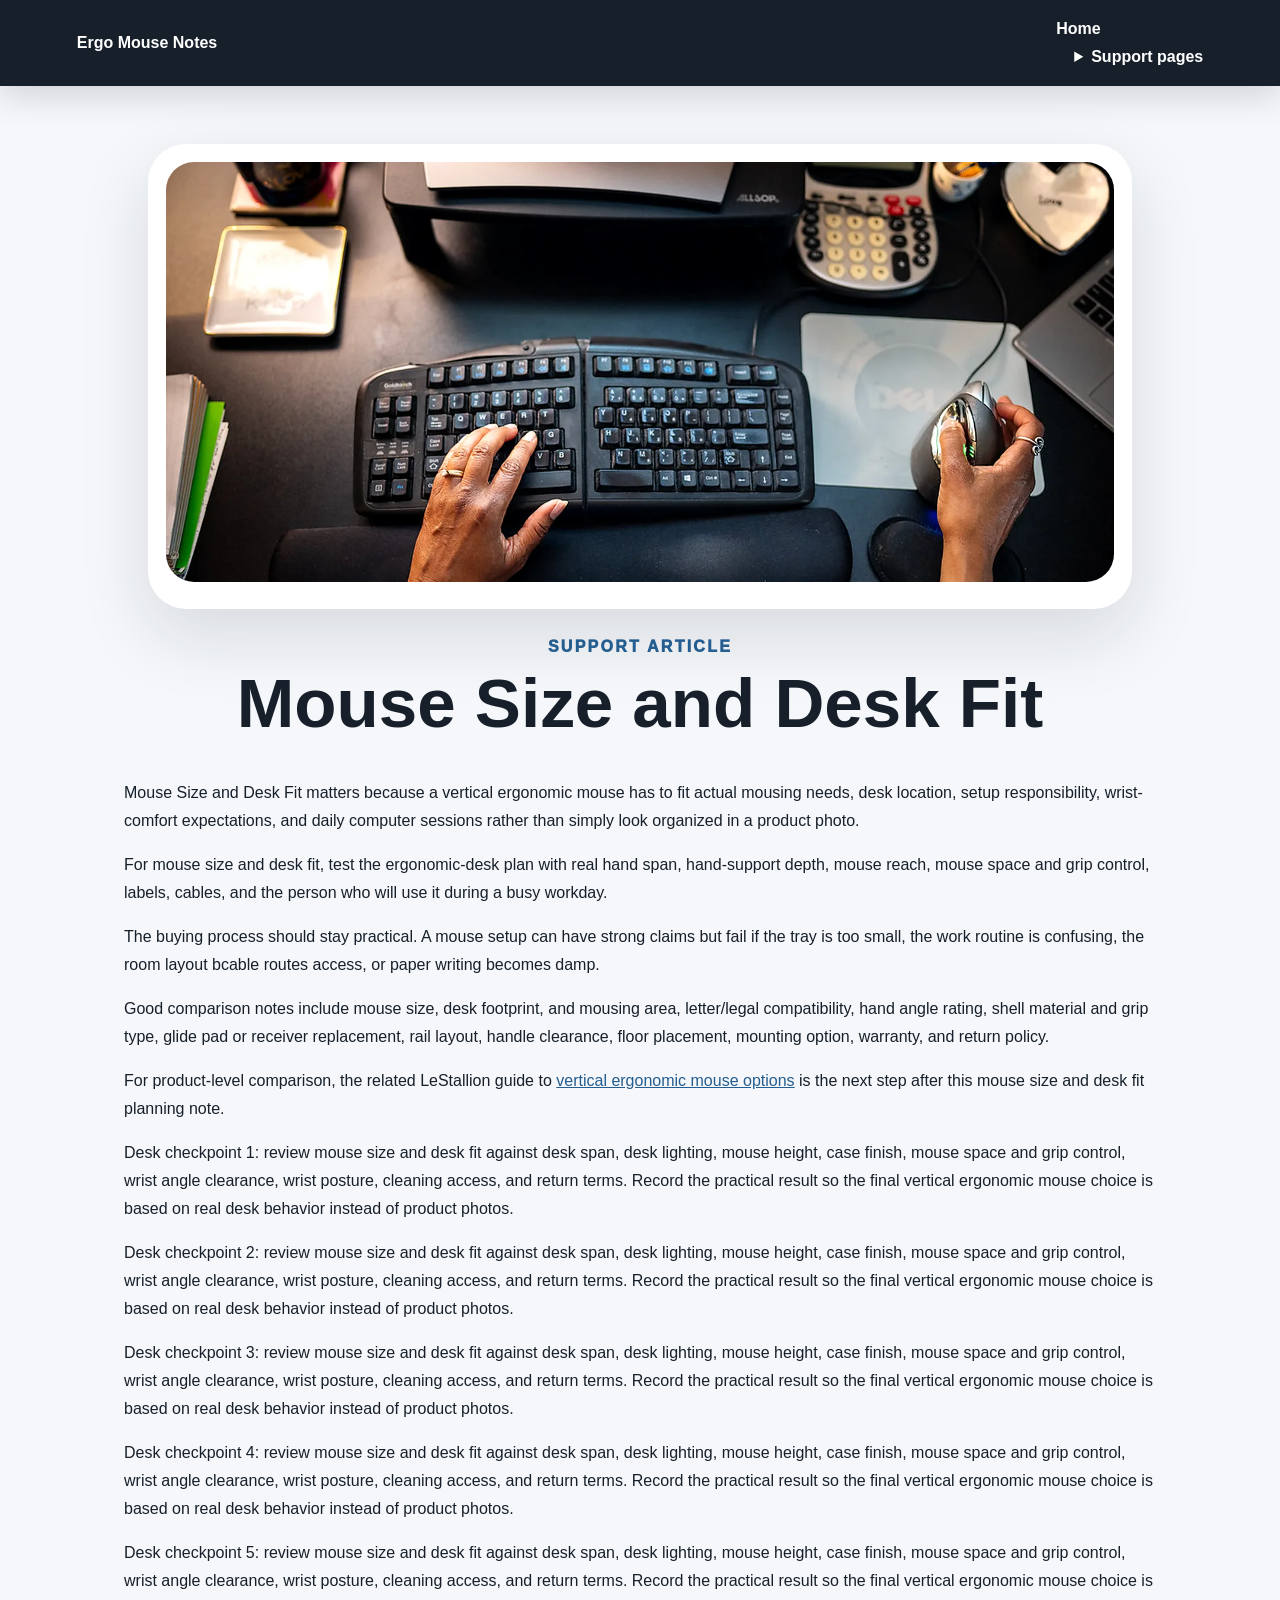
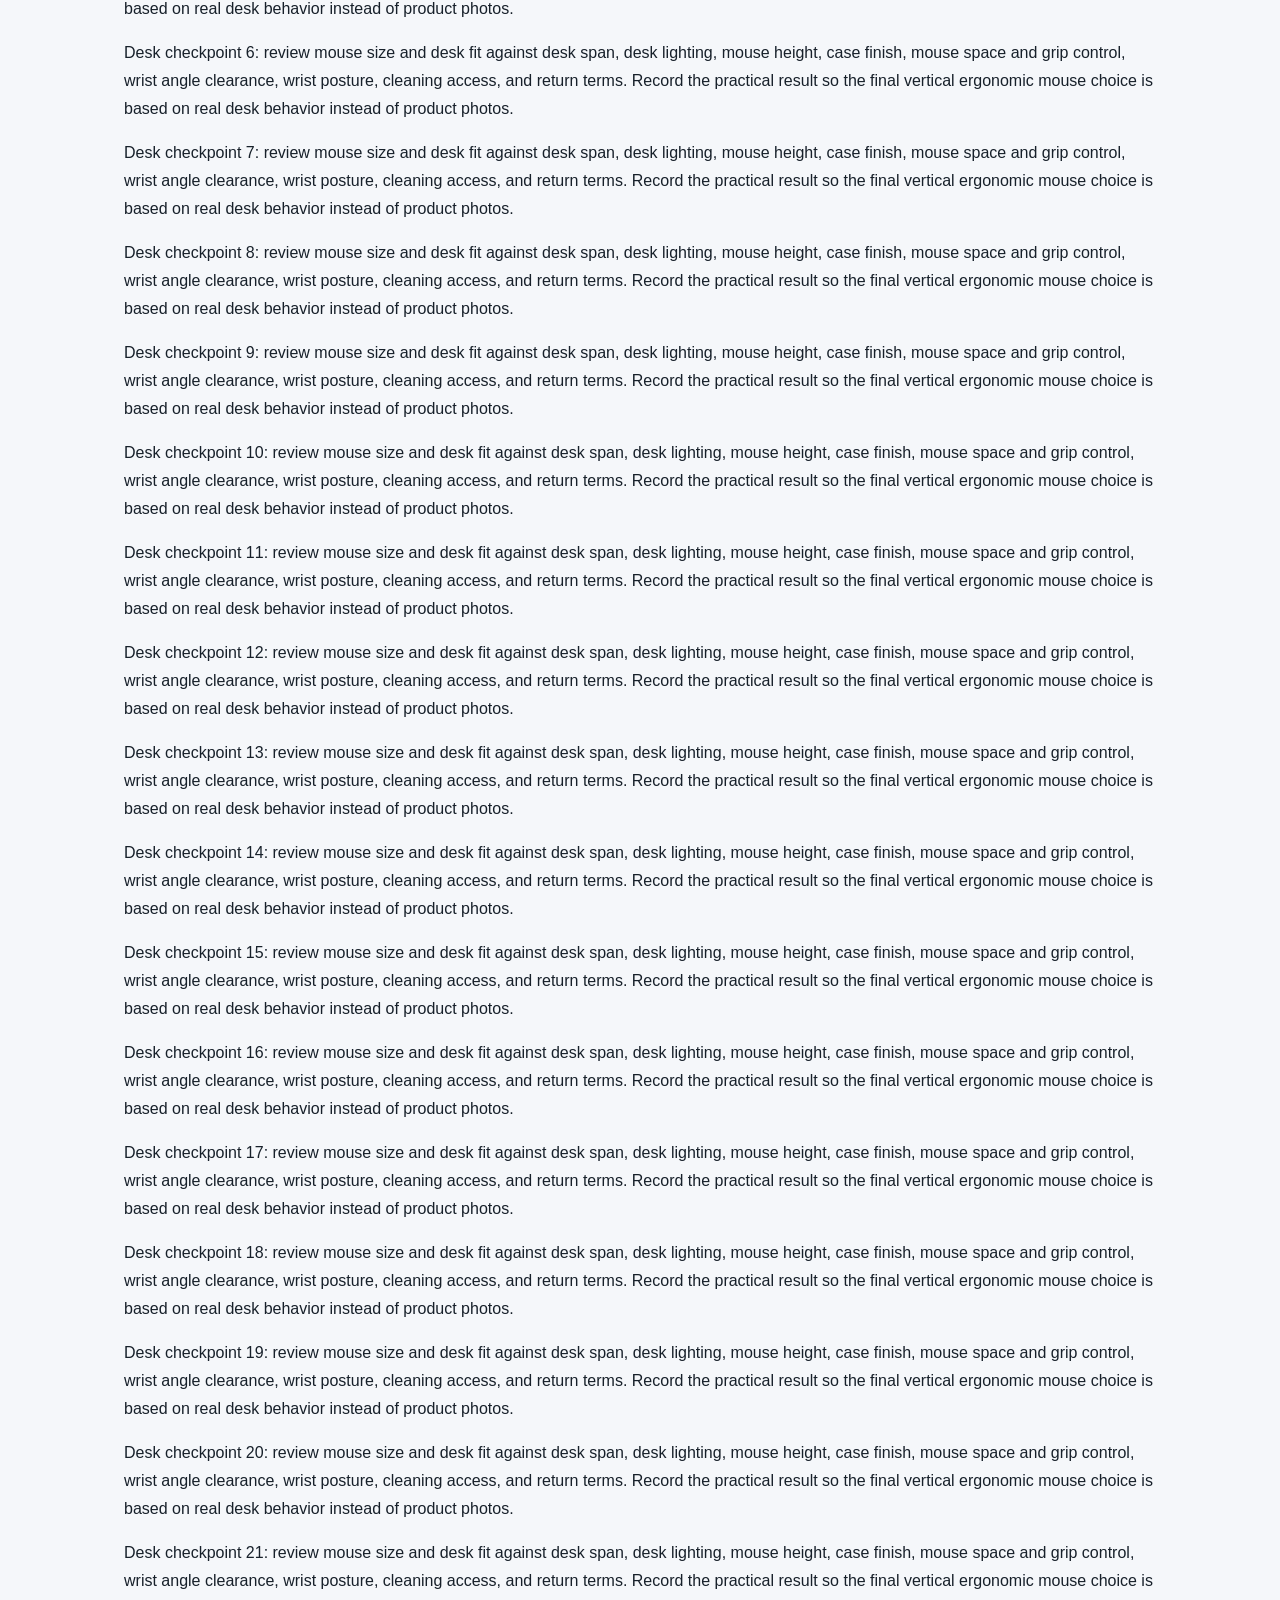
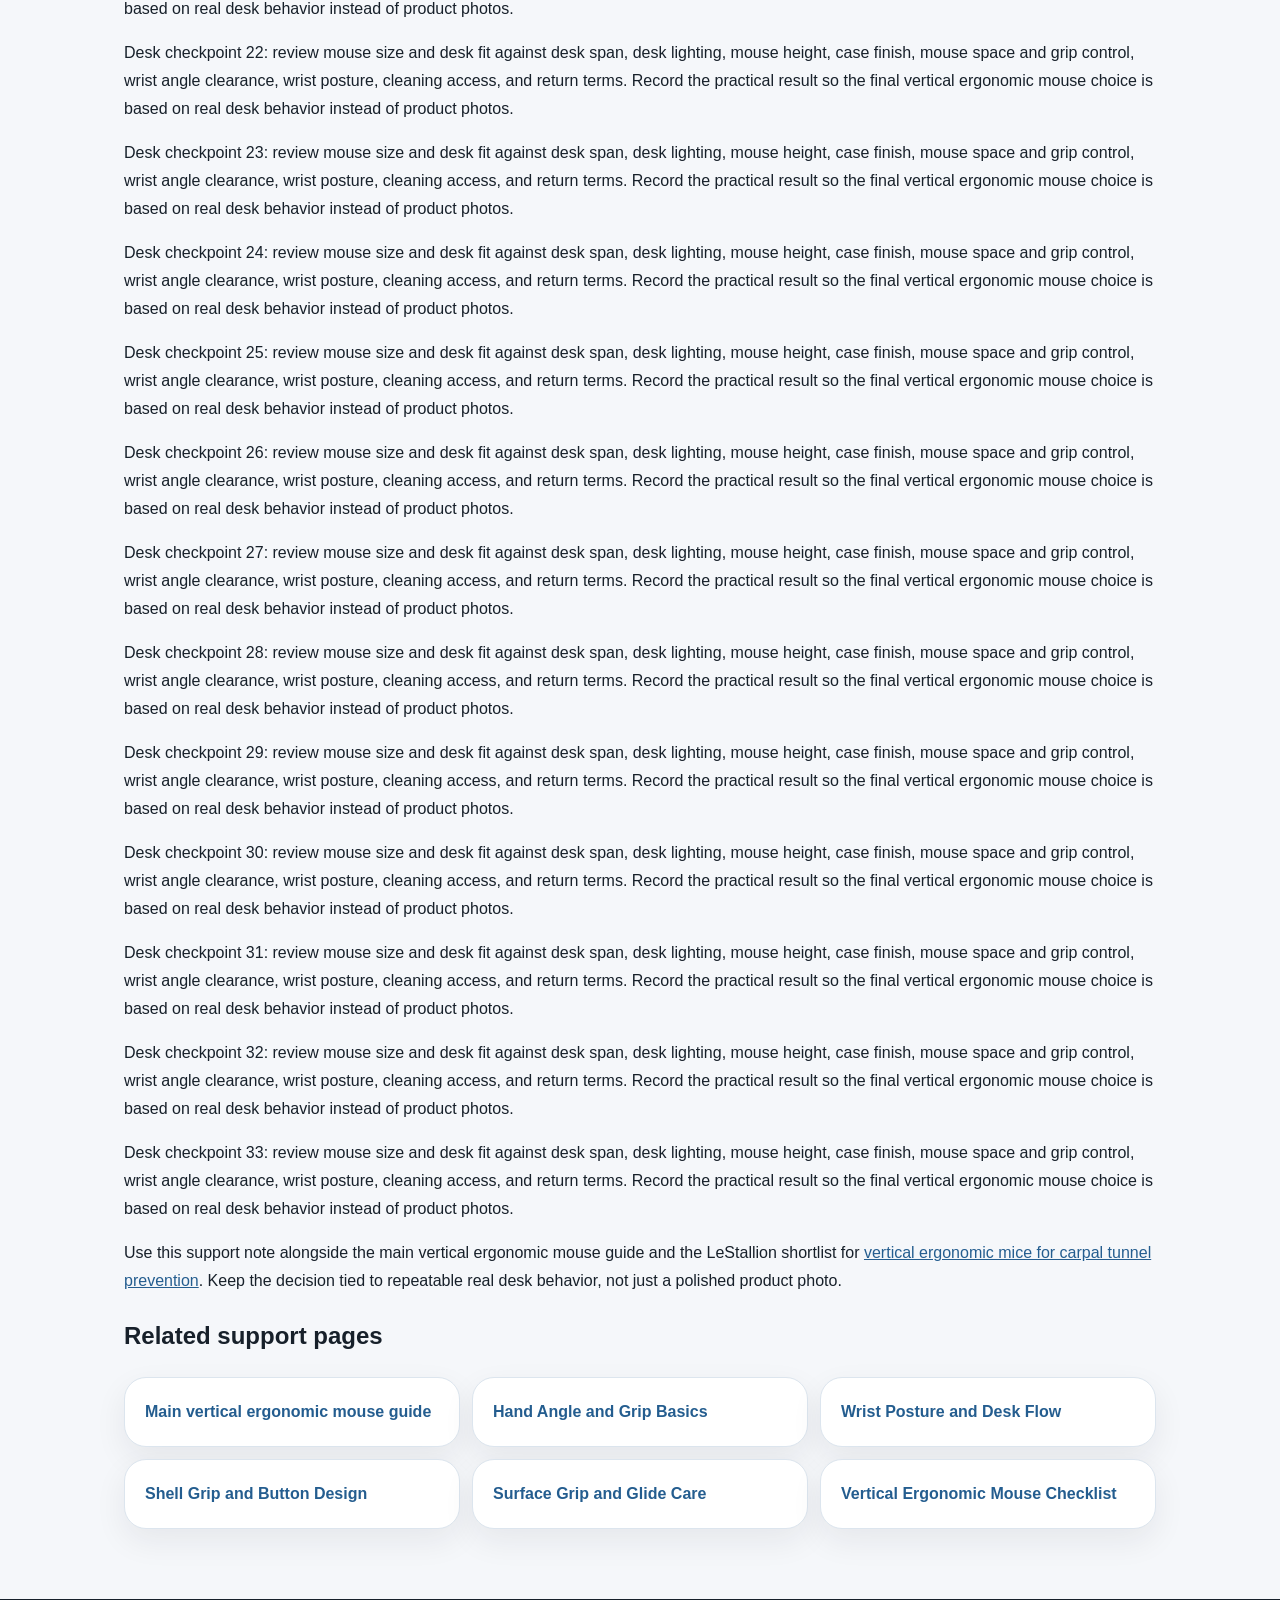
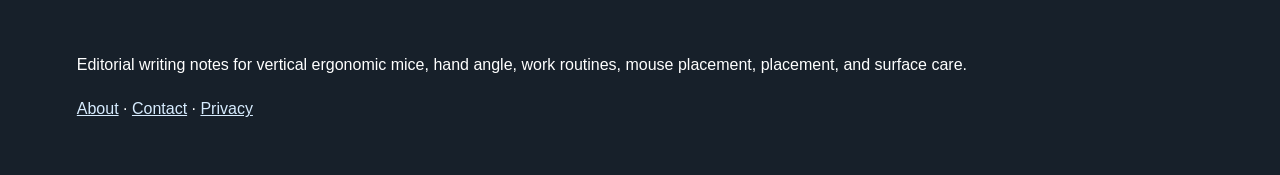
<file: public/mouse-size-and-desk-fit.html>
<!doctype html><html lang="en"><head><meta charset="utf-8"><meta name="viewport" content="width=device-width,initial-scale=1"><title>Mouse Size and Desk Fit</title><meta name="description" content="Planning note for Mouse Size and Desk Fit when choosing vertical ergonomic mice for carpal tunnel prevention."><link rel="canonical" href="https://lestallion-vertical-ergonomic-mouse-541.onrender.com/mouse-size-and-desk-fit.html"><link rel="stylesheet" href="style.css"><script type="application/ld+json">{"@context": "https://schema.org", "@type": "Article", "headline": "Mouse Size and Desk Fit", "mainEntityOfPage": "https://lestallion-vertical-ergonomic-mouse-541.onrender.com/mouse-size-and-desk-fit.html"}</script></head><body><header><a class="brand" href="index.html">Ergo Mouse Notes</a><nav><a href="index.html">Home</a><details><summary>Support pages</summary><div><a href="mouse-size-and-desk-fit.html">Mouse Size and Desk Fit</a><a href="hand-angle-and-grip-basics.html">Hand Angle and Grip Basics</a><a href="wrist-posture-and-desk-flow.html">Wrist Posture and Desk Flow</a><a href="shell-grip-and-button-design.html">Shell Grip and Button Design</a><a href="surface-grip-and-glide-care.html">Surface Grip and Glide Care</a><a href="vertical-ergonomic-mouse-buying-checklist.html">Vertical Ergonomic Mouse Checklist</a></div></details></nav></header><main class="wrap"><section class="hero"><div class="frame"><img src="assets/ergonomic-mouse-hand-detail.webp" alt="vertical ergonomic mouse ergonomic-desk planning detail"></div><div class="kicker">support article</div><h1>Mouse Size and Desk Fit</h1></section><p>Mouse Size and Desk Fit matters because a vertical ergonomic mouse has to fit actual mousing needs, desk location, setup responsibility, wrist-comfort expectations, and daily computer sessions rather than simply look organized in a product photo.</p><p>For mouse size and desk fit, test the ergonomic-desk plan with real hand span, hand-support depth, mouse reach, mouse space and grip control, labels, cables, and the person who will use it during a busy workday.</p><p>The buying process should stay practical. A mouse setup can have strong claims but fail if the tray is too small, the work routine is confusing, the room layout bcable routes access, or paper writing becomes damp.</p><p>Good comparison notes include mouse size, desk footprint, and mousing area, letter/legal compatibility, hand angle rating, shell material and grip type, glide pad or receiver replacement, rail layout, handle clearance, floor placement, mounting option, warranty, and return policy.</p><p>For product-level comparison, the related LeStallion guide to <a href="https://lestallion.com/blogs/product-reviews/best-vertical-ergonomic-mouse-for-carpal-tunnel-prevention">vertical ergonomic mouse options</a> is the next step after this mouse size and desk fit planning note.</p><p>Desk checkpoint 1: review mouse size and desk fit against desk span, desk lighting, mouse height, case finish, mouse space and grip control, wrist angle clearance, wrist posture, cleaning access, and return terms. Record the practical result so the final vertical ergonomic mouse choice is based on real desk behavior instead of product photos.</p><p>Desk checkpoint 2: review mouse size and desk fit against desk span, desk lighting, mouse height, case finish, mouse space and grip control, wrist angle clearance, wrist posture, cleaning access, and return terms. Record the practical result so the final vertical ergonomic mouse choice is based on real desk behavior instead of product photos.</p><p>Desk checkpoint 3: review mouse size and desk fit against desk span, desk lighting, mouse height, case finish, mouse space and grip control, wrist angle clearance, wrist posture, cleaning access, and return terms. Record the practical result so the final vertical ergonomic mouse choice is based on real desk behavior instead of product photos.</p><p>Desk checkpoint 4: review mouse size and desk fit against desk span, desk lighting, mouse height, case finish, mouse space and grip control, wrist angle clearance, wrist posture, cleaning access, and return terms. Record the practical result so the final vertical ergonomic mouse choice is based on real desk behavior instead of product photos.</p><p>Desk checkpoint 5: review mouse size and desk fit against desk span, desk lighting, mouse height, case finish, mouse space and grip control, wrist angle clearance, wrist posture, cleaning access, and return terms. Record the practical result so the final vertical ergonomic mouse choice is based on real desk behavior instead of product photos.</p><p>Desk checkpoint 6: review mouse size and desk fit against desk span, desk lighting, mouse height, case finish, mouse space and grip control, wrist angle clearance, wrist posture, cleaning access, and return terms. Record the practical result so the final vertical ergonomic mouse choice is based on real desk behavior instead of product photos.</p><p>Desk checkpoint 7: review mouse size and desk fit against desk span, desk lighting, mouse height, case finish, mouse space and grip control, wrist angle clearance, wrist posture, cleaning access, and return terms. Record the practical result so the final vertical ergonomic mouse choice is based on real desk behavior instead of product photos.</p><p>Desk checkpoint 8: review mouse size and desk fit against desk span, desk lighting, mouse height, case finish, mouse space and grip control, wrist angle clearance, wrist posture, cleaning access, and return terms. Record the practical result so the final vertical ergonomic mouse choice is based on real desk behavior instead of product photos.</p><p>Desk checkpoint 9: review mouse size and desk fit against desk span, desk lighting, mouse height, case finish, mouse space and grip control, wrist angle clearance, wrist posture, cleaning access, and return terms. Record the practical result so the final vertical ergonomic mouse choice is based on real desk behavior instead of product photos.</p><p>Desk checkpoint 10: review mouse size and desk fit against desk span, desk lighting, mouse height, case finish, mouse space and grip control, wrist angle clearance, wrist posture, cleaning access, and return terms. Record the practical result so the final vertical ergonomic mouse choice is based on real desk behavior instead of product photos.</p><p>Desk checkpoint 11: review mouse size and desk fit against desk span, desk lighting, mouse height, case finish, mouse space and grip control, wrist angle clearance, wrist posture, cleaning access, and return terms. Record the practical result so the final vertical ergonomic mouse choice is based on real desk behavior instead of product photos.</p><p>Desk checkpoint 12: review mouse size and desk fit against desk span, desk lighting, mouse height, case finish, mouse space and grip control, wrist angle clearance, wrist posture, cleaning access, and return terms. Record the practical result so the final vertical ergonomic mouse choice is based on real desk behavior instead of product photos.</p><p>Desk checkpoint 13: review mouse size and desk fit against desk span, desk lighting, mouse height, case finish, mouse space and grip control, wrist angle clearance, wrist posture, cleaning access, and return terms. Record the practical result so the final vertical ergonomic mouse choice is based on real desk behavior instead of product photos.</p><p>Desk checkpoint 14: review mouse size and desk fit against desk span, desk lighting, mouse height, case finish, mouse space and grip control, wrist angle clearance, wrist posture, cleaning access, and return terms. Record the practical result so the final vertical ergonomic mouse choice is based on real desk behavior instead of product photos.</p><p>Desk checkpoint 15: review mouse size and desk fit against desk span, desk lighting, mouse height, case finish, mouse space and grip control, wrist angle clearance, wrist posture, cleaning access, and return terms. Record the practical result so the final vertical ergonomic mouse choice is based on real desk behavior instead of product photos.</p><p>Desk checkpoint 16: review mouse size and desk fit against desk span, desk lighting, mouse height, case finish, mouse space and grip control, wrist angle clearance, wrist posture, cleaning access, and return terms. Record the practical result so the final vertical ergonomic mouse choice is based on real desk behavior instead of product photos.</p><p>Desk checkpoint 17: review mouse size and desk fit against desk span, desk lighting, mouse height, case finish, mouse space and grip control, wrist angle clearance, wrist posture, cleaning access, and return terms. Record the practical result so the final vertical ergonomic mouse choice is based on real desk behavior instead of product photos.</p><p>Desk checkpoint 18: review mouse size and desk fit against desk span, desk lighting, mouse height, case finish, mouse space and grip control, wrist angle clearance, wrist posture, cleaning access, and return terms. Record the practical result so the final vertical ergonomic mouse choice is based on real desk behavior instead of product photos.</p><p>Desk checkpoint 19: review mouse size and desk fit against desk span, desk lighting, mouse height, case finish, mouse space and grip control, wrist angle clearance, wrist posture, cleaning access, and return terms. Record the practical result so the final vertical ergonomic mouse choice is based on real desk behavior instead of product photos.</p><p>Desk checkpoint 20: review mouse size and desk fit against desk span, desk lighting, mouse height, case finish, mouse space and grip control, wrist angle clearance, wrist posture, cleaning access, and return terms. Record the practical result so the final vertical ergonomic mouse choice is based on real desk behavior instead of product photos.</p><p>Desk checkpoint 21: review mouse size and desk fit against desk span, desk lighting, mouse height, case finish, mouse space and grip control, wrist angle clearance, wrist posture, cleaning access, and return terms. Record the practical result so the final vertical ergonomic mouse choice is based on real desk behavior instead of product photos.</p><p>Desk checkpoint 22: review mouse size and desk fit against desk span, desk lighting, mouse height, case finish, mouse space and grip control, wrist angle clearance, wrist posture, cleaning access, and return terms. Record the practical result so the final vertical ergonomic mouse choice is based on real desk behavior instead of product photos.</p><p>Desk checkpoint 23: review mouse size and desk fit against desk span, desk lighting, mouse height, case finish, mouse space and grip control, wrist angle clearance, wrist posture, cleaning access, and return terms. Record the practical result so the final vertical ergonomic mouse choice is based on real desk behavior instead of product photos.</p><p>Desk checkpoint 24: review mouse size and desk fit against desk span, desk lighting, mouse height, case finish, mouse space and grip control, wrist angle clearance, wrist posture, cleaning access, and return terms. Record the practical result so the final vertical ergonomic mouse choice is based on real desk behavior instead of product photos.</p><p>Desk checkpoint 25: review mouse size and desk fit against desk span, desk lighting, mouse height, case finish, mouse space and grip control, wrist angle clearance, wrist posture, cleaning access, and return terms. Record the practical result so the final vertical ergonomic mouse choice is based on real desk behavior instead of product photos.</p><p>Desk checkpoint 26: review mouse size and desk fit against desk span, desk lighting, mouse height, case finish, mouse space and grip control, wrist angle clearance, wrist posture, cleaning access, and return terms. Record the practical result so the final vertical ergonomic mouse choice is based on real desk behavior instead of product photos.</p><p>Desk checkpoint 27: review mouse size and desk fit against desk span, desk lighting, mouse height, case finish, mouse space and grip control, wrist angle clearance, wrist posture, cleaning access, and return terms. Record the practical result so the final vertical ergonomic mouse choice is based on real desk behavior instead of product photos.</p><p>Desk checkpoint 28: review mouse size and desk fit against desk span, desk lighting, mouse height, case finish, mouse space and grip control, wrist angle clearance, wrist posture, cleaning access, and return terms. Record the practical result so the final vertical ergonomic mouse choice is based on real desk behavior instead of product photos.</p><p>Desk checkpoint 29: review mouse size and desk fit against desk span, desk lighting, mouse height, case finish, mouse space and grip control, wrist angle clearance, wrist posture, cleaning access, and return terms. Record the practical result so the final vertical ergonomic mouse choice is based on real desk behavior instead of product photos.</p><p>Desk checkpoint 30: review mouse size and desk fit against desk span, desk lighting, mouse height, case finish, mouse space and grip control, wrist angle clearance, wrist posture, cleaning access, and return terms. Record the practical result so the final vertical ergonomic mouse choice is based on real desk behavior instead of product photos.</p><p>Desk checkpoint 31: review mouse size and desk fit against desk span, desk lighting, mouse height, case finish, mouse space and grip control, wrist angle clearance, wrist posture, cleaning access, and return terms. Record the practical result so the final vertical ergonomic mouse choice is based on real desk behavior instead of product photos.</p><p>Desk checkpoint 32: review mouse size and desk fit against desk span, desk lighting, mouse height, case finish, mouse space and grip control, wrist angle clearance, wrist posture, cleaning access, and return terms. Record the practical result so the final vertical ergonomic mouse choice is based on real desk behavior instead of product photos.</p><p>Desk checkpoint 33: review mouse size and desk fit against desk span, desk lighting, mouse height, case finish, mouse space and grip control, wrist angle clearance, wrist posture, cleaning access, and return terms. Record the practical result so the final vertical ergonomic mouse choice is based on real desk behavior instead of product photos.</p><p>Use this support note alongside the main vertical ergonomic mouse guide and the LeStallion shortlist for <a href="https://lestallion.com/blogs/product-reviews/best-vertical-ergonomic-mouse-for-carpal-tunnel-prevention">vertical ergonomic mice for carpal tunnel prevention</a>. Keep the decision tied to repeatable real desk behavior, not just a polished product photo.</p><section><h2>Related support pages</h2><div class="peer-grid"><a href="index.html">Main vertical ergonomic mouse guide</a><a href="hand-angle-and-grip-basics.html">Hand Angle and Grip Basics</a><a href="wrist-posture-and-desk-flow.html">Wrist Posture and Desk Flow</a><a href="shell-grip-and-button-design.html">Shell Grip and Button Design</a><a href="surface-grip-and-glide-care.html">Surface Grip and Glide Care</a><a href="vertical-ergonomic-mouse-buying-checklist.html">Vertical Ergonomic Mouse Checklist</a></div></section></main><footer><p>Editorial writing notes for vertical ergonomic mice, hand angle, work routines, mouse placement, placement, and surface care.</p><p><a href="about.html">About</a> · <a href="contact.html">Contact</a> · <a href="privacy.html">Privacy</a></p></footer></body></html>
</file>
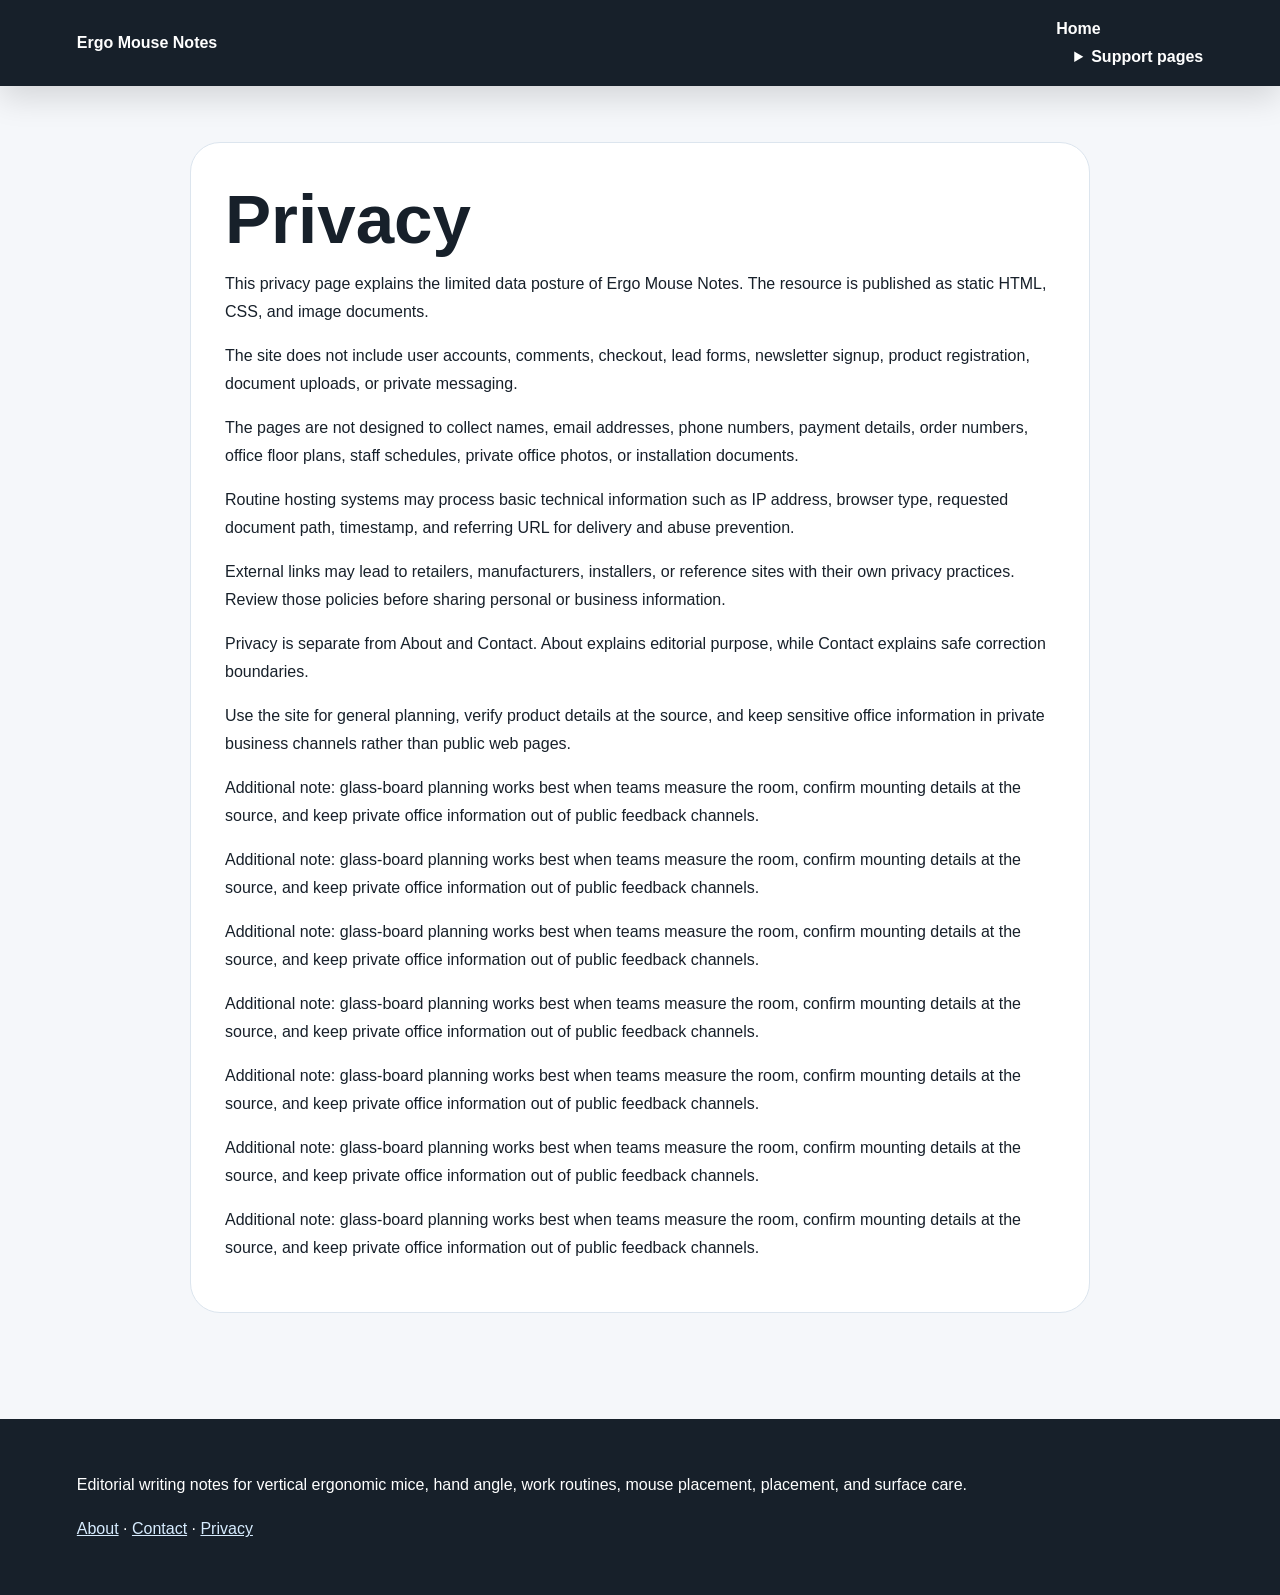
<file: public/privacy.html>
<!doctype html><html lang="en"><head><meta charset="utf-8"><meta name="viewport" content="width=device-width,initial-scale=1"><title>Privacy</title><link rel="canonical" href="https://lestallion-vertical-ergonomic-mouse-541.onrender.com/privacy.html"><link rel="stylesheet" href="style.css"></head><body><header><a class="brand" href="index.html">Ergo Mouse Notes</a><nav><a href="index.html">Home</a><details><summary>Support pages</summary><div><a href="mouse-size-and-desk-fit.html">Mouse Size and Desk Fit</a><a href="hand-angle-and-grip-basics.html">Hand Angle and Grip Basics</a><a href="wrist-posture-and-desk-flow.html">Wrist Posture and Desk Flow</a><a href="shell-grip-and-button-design.html">Shell Grip and Button Design</a><a href="surface-grip-and-glide-care.html">Surface Grip and Glide Care</a><a href="vertical-ergonomic-mouse-buying-checklist.html">Vertical Ergonomic Mouse Checklist</a></div></details></nav></header><main class="wrap"><section class="trust"><h1>Privacy</h1><p>This privacy page explains the limited data posture of Ergo Mouse Notes. The resource is published as static HTML, CSS, and image documents.</p><p>The site does not include user accounts, comments, checkout, lead forms, newsletter signup, product registration, document uploads, or private messaging.</p><p>The pages are not designed to collect names, email addresses, phone numbers, payment details, order numbers, office floor plans, staff schedules, private office photos, or installation documents.</p><p>Routine hosting systems may process basic technical information such as IP address, browser type, requested document path, timestamp, and referring URL for delivery and abuse prevention.</p><p>External links may lead to retailers, manufacturers, installers, or reference sites with their own privacy practices. Review those policies before sharing personal or business information.</p><p>Privacy is separate from About and Contact. About explains editorial purpose, while Contact explains safe correction boundaries.</p><p>Use the site for general planning, verify product details at the source, and keep sensitive office information in private business channels rather than public web pages.</p><p>Additional note: glass-board planning works best when teams measure the room, confirm mounting details at the source, and keep private office information out of public feedback channels.</p><p>Additional note: glass-board planning works best when teams measure the room, confirm mounting details at the source, and keep private office information out of public feedback channels.</p><p>Additional note: glass-board planning works best when teams measure the room, confirm mounting details at the source, and keep private office information out of public feedback channels.</p><p>Additional note: glass-board planning works best when teams measure the room, confirm mounting details at the source, and keep private office information out of public feedback channels.</p><p>Additional note: glass-board planning works best when teams measure the room, confirm mounting details at the source, and keep private office information out of public feedback channels.</p><p>Additional note: glass-board planning works best when teams measure the room, confirm mounting details at the source, and keep private office information out of public feedback channels.</p><p>Additional note: glass-board planning works best when teams measure the room, confirm mounting details at the source, and keep private office information out of public feedback channels.</p></section></main><footer><p>Editorial writing notes for vertical ergonomic mice, hand angle, work routines, mouse placement, placement, and surface care.</p><p><a href="about.html">About</a> · <a href="contact.html">Contact</a> · <a href="privacy.html">Privacy</a></p></footer></body></html>
</file>
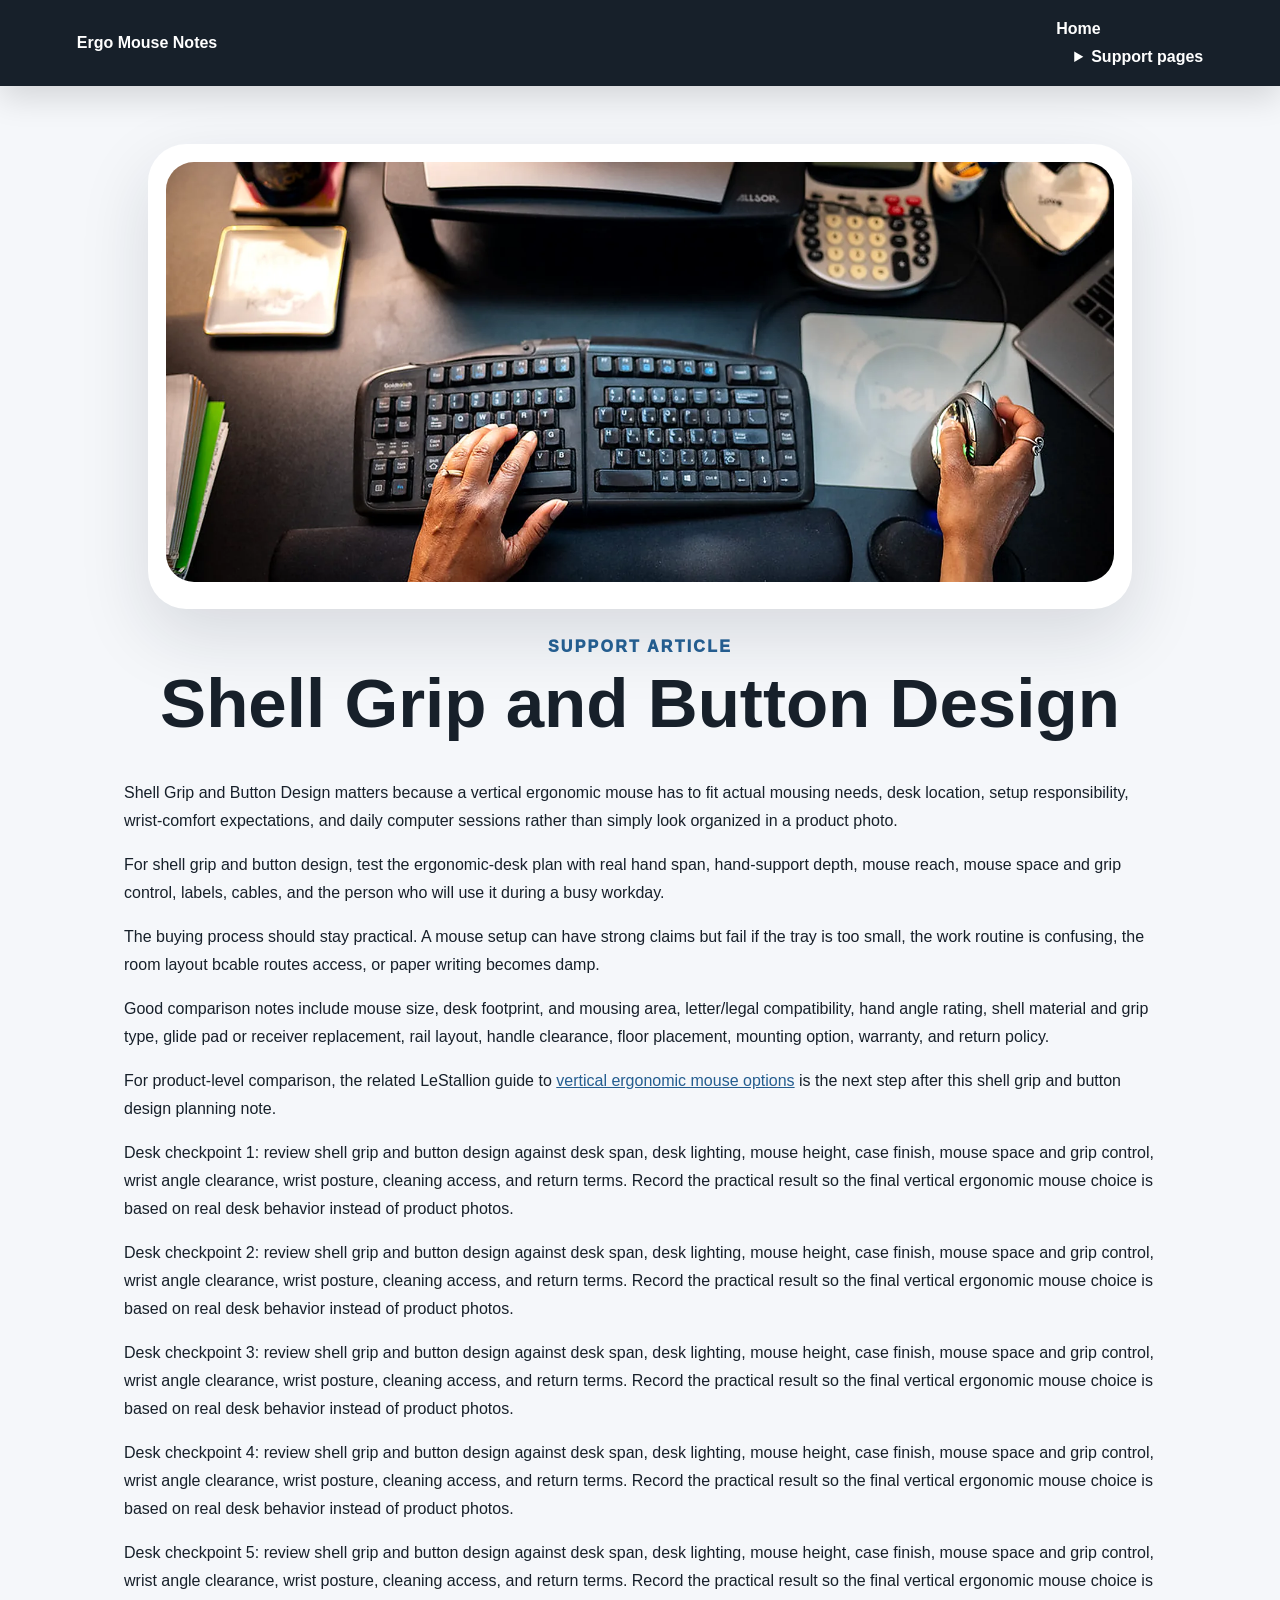
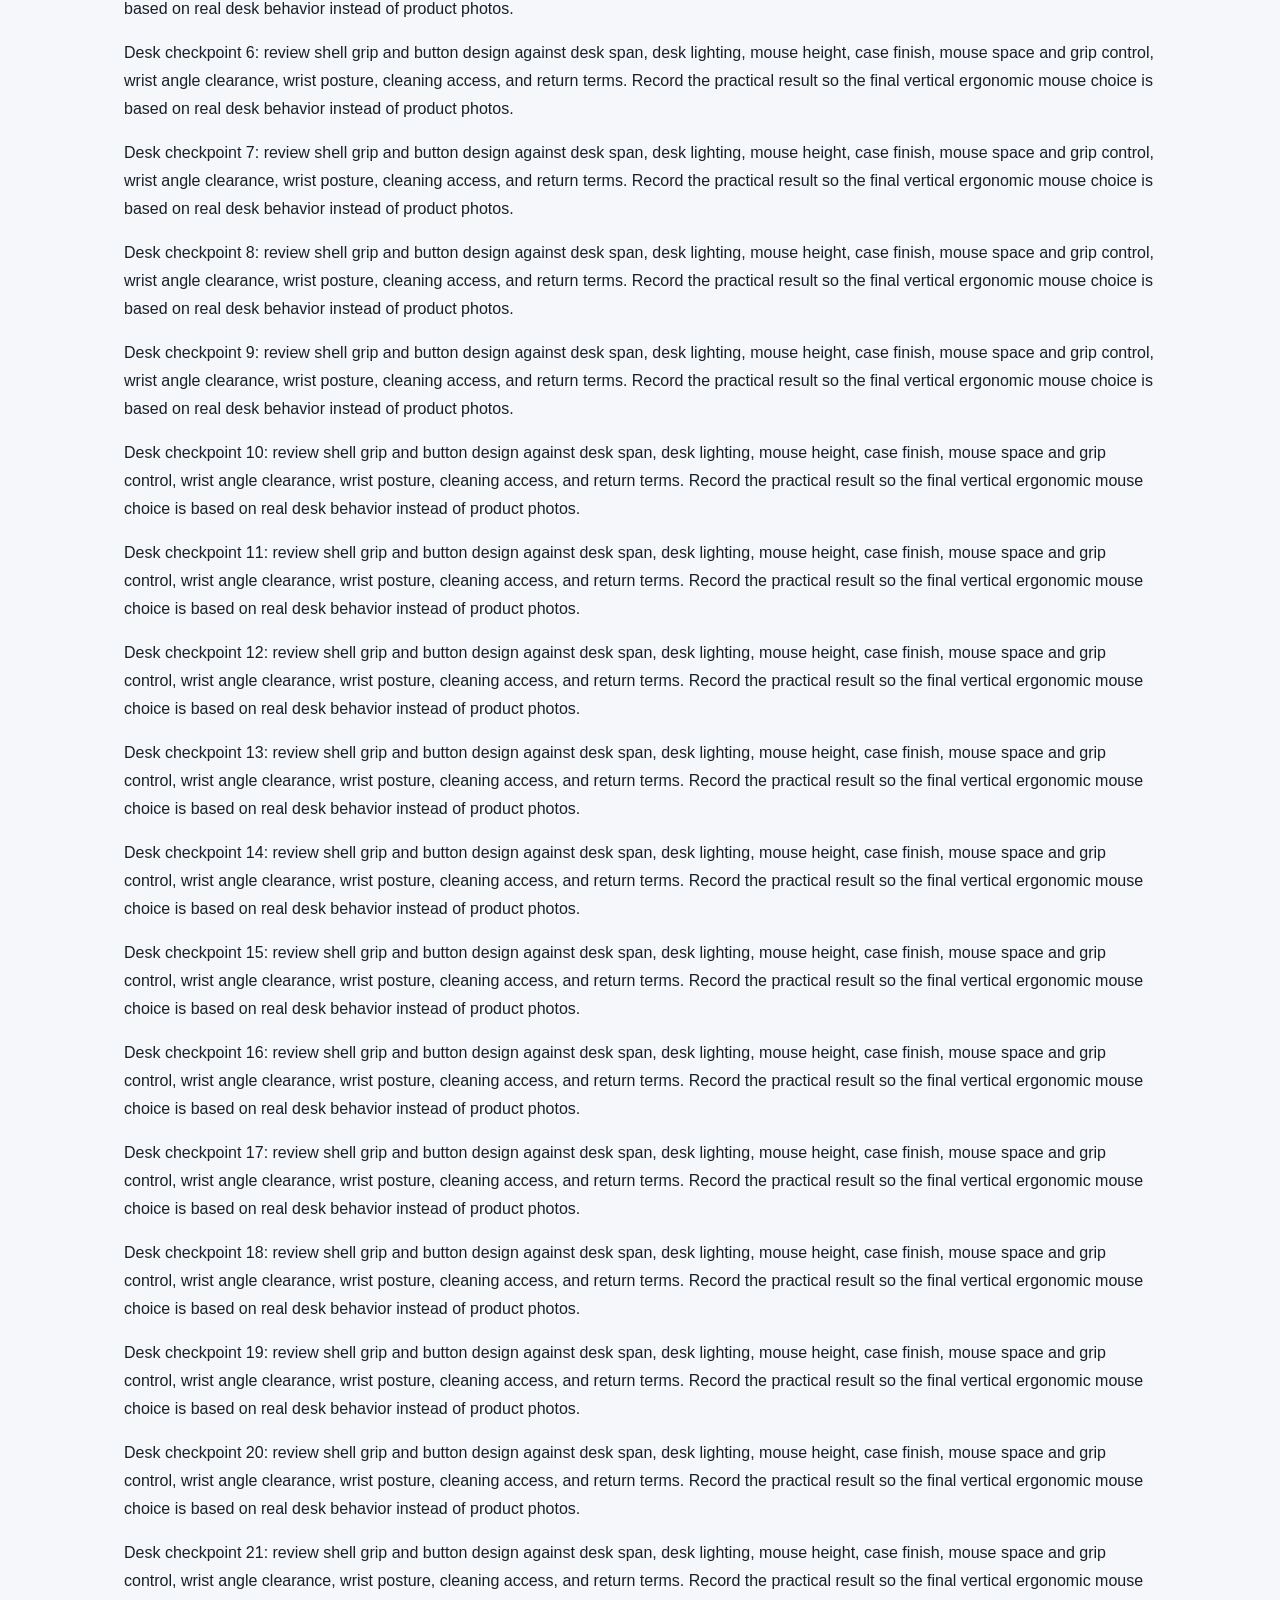
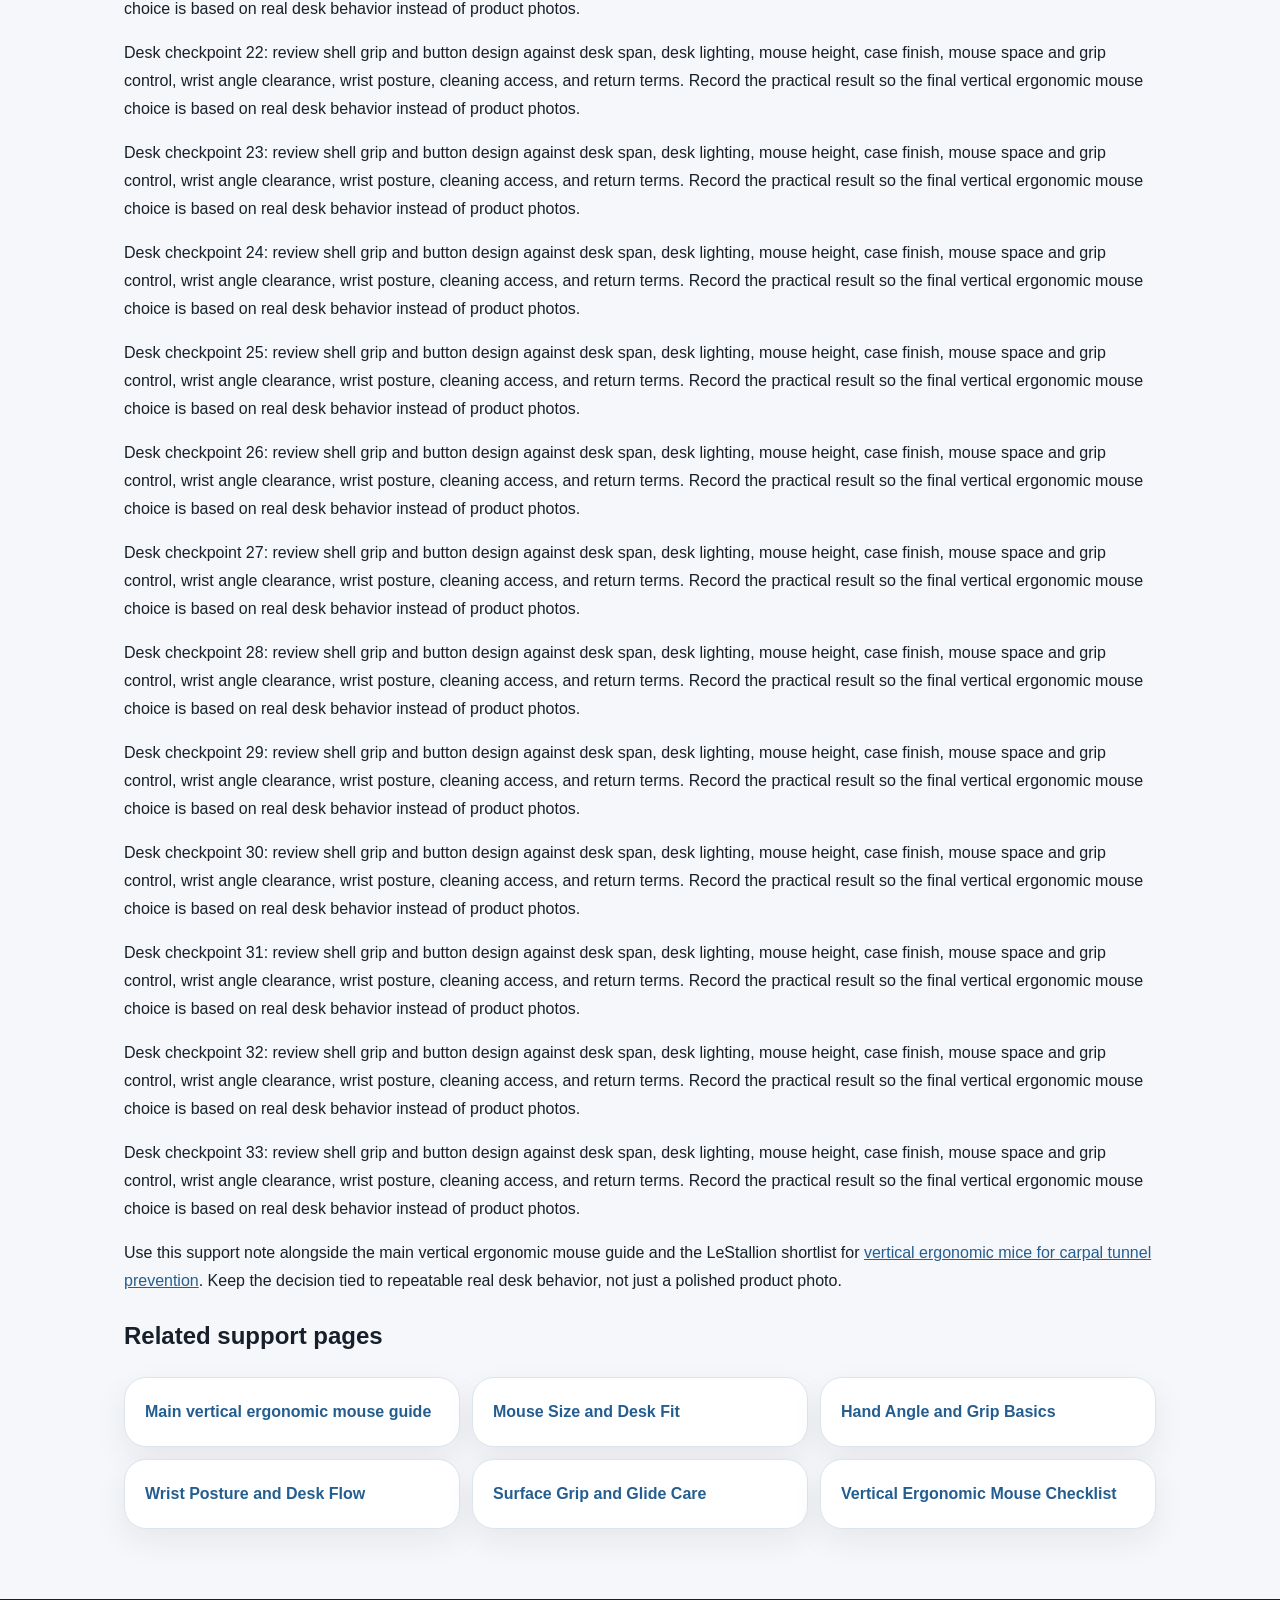
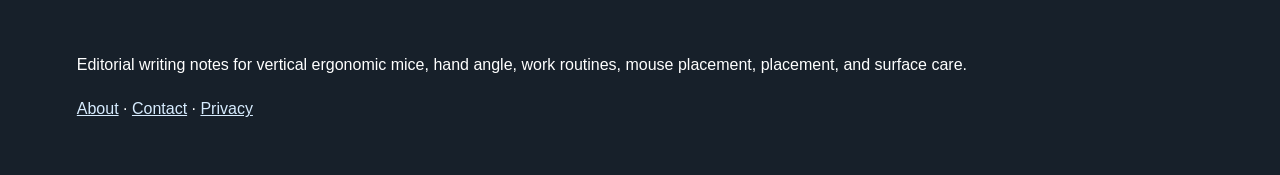
<file: public/shell-grip-and-button-design.html>
<!doctype html><html lang="en"><head><meta charset="utf-8"><meta name="viewport" content="width=device-width,initial-scale=1"><title>Shell Grip and Button Design</title><meta name="description" content="Planning note for Shell Grip and Button Design when choosing vertical ergonomic mice for carpal tunnel prevention."><link rel="canonical" href="https://lestallion-vertical-ergonomic-mouse-541.onrender.com/shell-grip-and-button-design.html"><link rel="stylesheet" href="style.css"><script type="application/ld+json">{"@context": "https://schema.org", "@type": "Article", "headline": "Shell Grip and Button Design", "mainEntityOfPage": "https://lestallion-vertical-ergonomic-mouse-541.onrender.com/shell-grip-and-button-design.html"}</script></head><body><header><a class="brand" href="index.html">Ergo Mouse Notes</a><nav><a href="index.html">Home</a><details><summary>Support pages</summary><div><a href="mouse-size-and-desk-fit.html">Mouse Size and Desk Fit</a><a href="hand-angle-and-grip-basics.html">Hand Angle and Grip Basics</a><a href="wrist-posture-and-desk-flow.html">Wrist Posture and Desk Flow</a><a href="shell-grip-and-button-design.html">Shell Grip and Button Design</a><a href="surface-grip-and-glide-care.html">Surface Grip and Glide Care</a><a href="vertical-ergonomic-mouse-buying-checklist.html">Vertical Ergonomic Mouse Checklist</a></div></details></nav></header><main class="wrap"><section class="hero"><div class="frame"><img src="assets/ergonomic-mouse-hand-detail.webp" alt="vertical ergonomic mouse ergonomic-desk planning detail"></div><div class="kicker">support article</div><h1>Shell Grip and Button Design</h1></section><p>Shell Grip and Button Design matters because a vertical ergonomic mouse has to fit actual mousing needs, desk location, setup responsibility, wrist-comfort expectations, and daily computer sessions rather than simply look organized in a product photo.</p><p>For shell grip and button design, test the ergonomic-desk plan with real hand span, hand-support depth, mouse reach, mouse space and grip control, labels, cables, and the person who will use it during a busy workday.</p><p>The buying process should stay practical. A mouse setup can have strong claims but fail if the tray is too small, the work routine is confusing, the room layout bcable routes access, or paper writing becomes damp.</p><p>Good comparison notes include mouse size, desk footprint, and mousing area, letter/legal compatibility, hand angle rating, shell material and grip type, glide pad or receiver replacement, rail layout, handle clearance, floor placement, mounting option, warranty, and return policy.</p><p>For product-level comparison, the related LeStallion guide to <a href="https://lestallion.com/blogs/product-reviews/best-vertical-ergonomic-mouse-for-carpal-tunnel-prevention">vertical ergonomic mouse options</a> is the next step after this shell grip and button design planning note.</p><p>Desk checkpoint 1: review shell grip and button design against desk span, desk lighting, mouse height, case finish, mouse space and grip control, wrist angle clearance, wrist posture, cleaning access, and return terms. Record the practical result so the final vertical ergonomic mouse choice is based on real desk behavior instead of product photos.</p><p>Desk checkpoint 2: review shell grip and button design against desk span, desk lighting, mouse height, case finish, mouse space and grip control, wrist angle clearance, wrist posture, cleaning access, and return terms. Record the practical result so the final vertical ergonomic mouse choice is based on real desk behavior instead of product photos.</p><p>Desk checkpoint 3: review shell grip and button design against desk span, desk lighting, mouse height, case finish, mouse space and grip control, wrist angle clearance, wrist posture, cleaning access, and return terms. Record the practical result so the final vertical ergonomic mouse choice is based on real desk behavior instead of product photos.</p><p>Desk checkpoint 4: review shell grip and button design against desk span, desk lighting, mouse height, case finish, mouse space and grip control, wrist angle clearance, wrist posture, cleaning access, and return terms. Record the practical result so the final vertical ergonomic mouse choice is based on real desk behavior instead of product photos.</p><p>Desk checkpoint 5: review shell grip and button design against desk span, desk lighting, mouse height, case finish, mouse space and grip control, wrist angle clearance, wrist posture, cleaning access, and return terms. Record the practical result so the final vertical ergonomic mouse choice is based on real desk behavior instead of product photos.</p><p>Desk checkpoint 6: review shell grip and button design against desk span, desk lighting, mouse height, case finish, mouse space and grip control, wrist angle clearance, wrist posture, cleaning access, and return terms. Record the practical result so the final vertical ergonomic mouse choice is based on real desk behavior instead of product photos.</p><p>Desk checkpoint 7: review shell grip and button design against desk span, desk lighting, mouse height, case finish, mouse space and grip control, wrist angle clearance, wrist posture, cleaning access, and return terms. Record the practical result so the final vertical ergonomic mouse choice is based on real desk behavior instead of product photos.</p><p>Desk checkpoint 8: review shell grip and button design against desk span, desk lighting, mouse height, case finish, mouse space and grip control, wrist angle clearance, wrist posture, cleaning access, and return terms. Record the practical result so the final vertical ergonomic mouse choice is based on real desk behavior instead of product photos.</p><p>Desk checkpoint 9: review shell grip and button design against desk span, desk lighting, mouse height, case finish, mouse space and grip control, wrist angle clearance, wrist posture, cleaning access, and return terms. Record the practical result so the final vertical ergonomic mouse choice is based on real desk behavior instead of product photos.</p><p>Desk checkpoint 10: review shell grip and button design against desk span, desk lighting, mouse height, case finish, mouse space and grip control, wrist angle clearance, wrist posture, cleaning access, and return terms. Record the practical result so the final vertical ergonomic mouse choice is based on real desk behavior instead of product photos.</p><p>Desk checkpoint 11: review shell grip and button design against desk span, desk lighting, mouse height, case finish, mouse space and grip control, wrist angle clearance, wrist posture, cleaning access, and return terms. Record the practical result so the final vertical ergonomic mouse choice is based on real desk behavior instead of product photos.</p><p>Desk checkpoint 12: review shell grip and button design against desk span, desk lighting, mouse height, case finish, mouse space and grip control, wrist angle clearance, wrist posture, cleaning access, and return terms. Record the practical result so the final vertical ergonomic mouse choice is based on real desk behavior instead of product photos.</p><p>Desk checkpoint 13: review shell grip and button design against desk span, desk lighting, mouse height, case finish, mouse space and grip control, wrist angle clearance, wrist posture, cleaning access, and return terms. Record the practical result so the final vertical ergonomic mouse choice is based on real desk behavior instead of product photos.</p><p>Desk checkpoint 14: review shell grip and button design against desk span, desk lighting, mouse height, case finish, mouse space and grip control, wrist angle clearance, wrist posture, cleaning access, and return terms. Record the practical result so the final vertical ergonomic mouse choice is based on real desk behavior instead of product photos.</p><p>Desk checkpoint 15: review shell grip and button design against desk span, desk lighting, mouse height, case finish, mouse space and grip control, wrist angle clearance, wrist posture, cleaning access, and return terms. Record the practical result so the final vertical ergonomic mouse choice is based on real desk behavior instead of product photos.</p><p>Desk checkpoint 16: review shell grip and button design against desk span, desk lighting, mouse height, case finish, mouse space and grip control, wrist angle clearance, wrist posture, cleaning access, and return terms. Record the practical result so the final vertical ergonomic mouse choice is based on real desk behavior instead of product photos.</p><p>Desk checkpoint 17: review shell grip and button design against desk span, desk lighting, mouse height, case finish, mouse space and grip control, wrist angle clearance, wrist posture, cleaning access, and return terms. Record the practical result so the final vertical ergonomic mouse choice is based on real desk behavior instead of product photos.</p><p>Desk checkpoint 18: review shell grip and button design against desk span, desk lighting, mouse height, case finish, mouse space and grip control, wrist angle clearance, wrist posture, cleaning access, and return terms. Record the practical result so the final vertical ergonomic mouse choice is based on real desk behavior instead of product photos.</p><p>Desk checkpoint 19: review shell grip and button design against desk span, desk lighting, mouse height, case finish, mouse space and grip control, wrist angle clearance, wrist posture, cleaning access, and return terms. Record the practical result so the final vertical ergonomic mouse choice is based on real desk behavior instead of product photos.</p><p>Desk checkpoint 20: review shell grip and button design against desk span, desk lighting, mouse height, case finish, mouse space and grip control, wrist angle clearance, wrist posture, cleaning access, and return terms. Record the practical result so the final vertical ergonomic mouse choice is based on real desk behavior instead of product photos.</p><p>Desk checkpoint 21: review shell grip and button design against desk span, desk lighting, mouse height, case finish, mouse space and grip control, wrist angle clearance, wrist posture, cleaning access, and return terms. Record the practical result so the final vertical ergonomic mouse choice is based on real desk behavior instead of product photos.</p><p>Desk checkpoint 22: review shell grip and button design against desk span, desk lighting, mouse height, case finish, mouse space and grip control, wrist angle clearance, wrist posture, cleaning access, and return terms. Record the practical result so the final vertical ergonomic mouse choice is based on real desk behavior instead of product photos.</p><p>Desk checkpoint 23: review shell grip and button design against desk span, desk lighting, mouse height, case finish, mouse space and grip control, wrist angle clearance, wrist posture, cleaning access, and return terms. Record the practical result so the final vertical ergonomic mouse choice is based on real desk behavior instead of product photos.</p><p>Desk checkpoint 24: review shell grip and button design against desk span, desk lighting, mouse height, case finish, mouse space and grip control, wrist angle clearance, wrist posture, cleaning access, and return terms. Record the practical result so the final vertical ergonomic mouse choice is based on real desk behavior instead of product photos.</p><p>Desk checkpoint 25: review shell grip and button design against desk span, desk lighting, mouse height, case finish, mouse space and grip control, wrist angle clearance, wrist posture, cleaning access, and return terms. Record the practical result so the final vertical ergonomic mouse choice is based on real desk behavior instead of product photos.</p><p>Desk checkpoint 26: review shell grip and button design against desk span, desk lighting, mouse height, case finish, mouse space and grip control, wrist angle clearance, wrist posture, cleaning access, and return terms. Record the practical result so the final vertical ergonomic mouse choice is based on real desk behavior instead of product photos.</p><p>Desk checkpoint 27: review shell grip and button design against desk span, desk lighting, mouse height, case finish, mouse space and grip control, wrist angle clearance, wrist posture, cleaning access, and return terms. Record the practical result so the final vertical ergonomic mouse choice is based on real desk behavior instead of product photos.</p><p>Desk checkpoint 28: review shell grip and button design against desk span, desk lighting, mouse height, case finish, mouse space and grip control, wrist angle clearance, wrist posture, cleaning access, and return terms. Record the practical result so the final vertical ergonomic mouse choice is based on real desk behavior instead of product photos.</p><p>Desk checkpoint 29: review shell grip and button design against desk span, desk lighting, mouse height, case finish, mouse space and grip control, wrist angle clearance, wrist posture, cleaning access, and return terms. Record the practical result so the final vertical ergonomic mouse choice is based on real desk behavior instead of product photos.</p><p>Desk checkpoint 30: review shell grip and button design against desk span, desk lighting, mouse height, case finish, mouse space and grip control, wrist angle clearance, wrist posture, cleaning access, and return terms. Record the practical result so the final vertical ergonomic mouse choice is based on real desk behavior instead of product photos.</p><p>Desk checkpoint 31: review shell grip and button design against desk span, desk lighting, mouse height, case finish, mouse space and grip control, wrist angle clearance, wrist posture, cleaning access, and return terms. Record the practical result so the final vertical ergonomic mouse choice is based on real desk behavior instead of product photos.</p><p>Desk checkpoint 32: review shell grip and button design against desk span, desk lighting, mouse height, case finish, mouse space and grip control, wrist angle clearance, wrist posture, cleaning access, and return terms. Record the practical result so the final vertical ergonomic mouse choice is based on real desk behavior instead of product photos.</p><p>Desk checkpoint 33: review shell grip and button design against desk span, desk lighting, mouse height, case finish, mouse space and grip control, wrist angle clearance, wrist posture, cleaning access, and return terms. Record the practical result so the final vertical ergonomic mouse choice is based on real desk behavior instead of product photos.</p><p>Use this support note alongside the main vertical ergonomic mouse guide and the LeStallion shortlist for <a href="https://lestallion.com/blogs/product-reviews/best-vertical-ergonomic-mouse-for-carpal-tunnel-prevention">vertical ergonomic mice for carpal tunnel prevention</a>. Keep the decision tied to repeatable real desk behavior, not just a polished product photo.</p><section><h2>Related support pages</h2><div class="peer-grid"><a href="index.html">Main vertical ergonomic mouse guide</a><a href="mouse-size-and-desk-fit.html">Mouse Size and Desk Fit</a><a href="hand-angle-and-grip-basics.html">Hand Angle and Grip Basics</a><a href="wrist-posture-and-desk-flow.html">Wrist Posture and Desk Flow</a><a href="surface-grip-and-glide-care.html">Surface Grip and Glide Care</a><a href="vertical-ergonomic-mouse-buying-checklist.html">Vertical Ergonomic Mouse Checklist</a></div></section></main><footer><p>Editorial writing notes for vertical ergonomic mice, hand angle, work routines, mouse placement, placement, and surface care.</p><p><a href="about.html">About</a> · <a href="contact.html">Contact</a> · <a href="privacy.html">Privacy</a></p></footer></body></html>
</file>
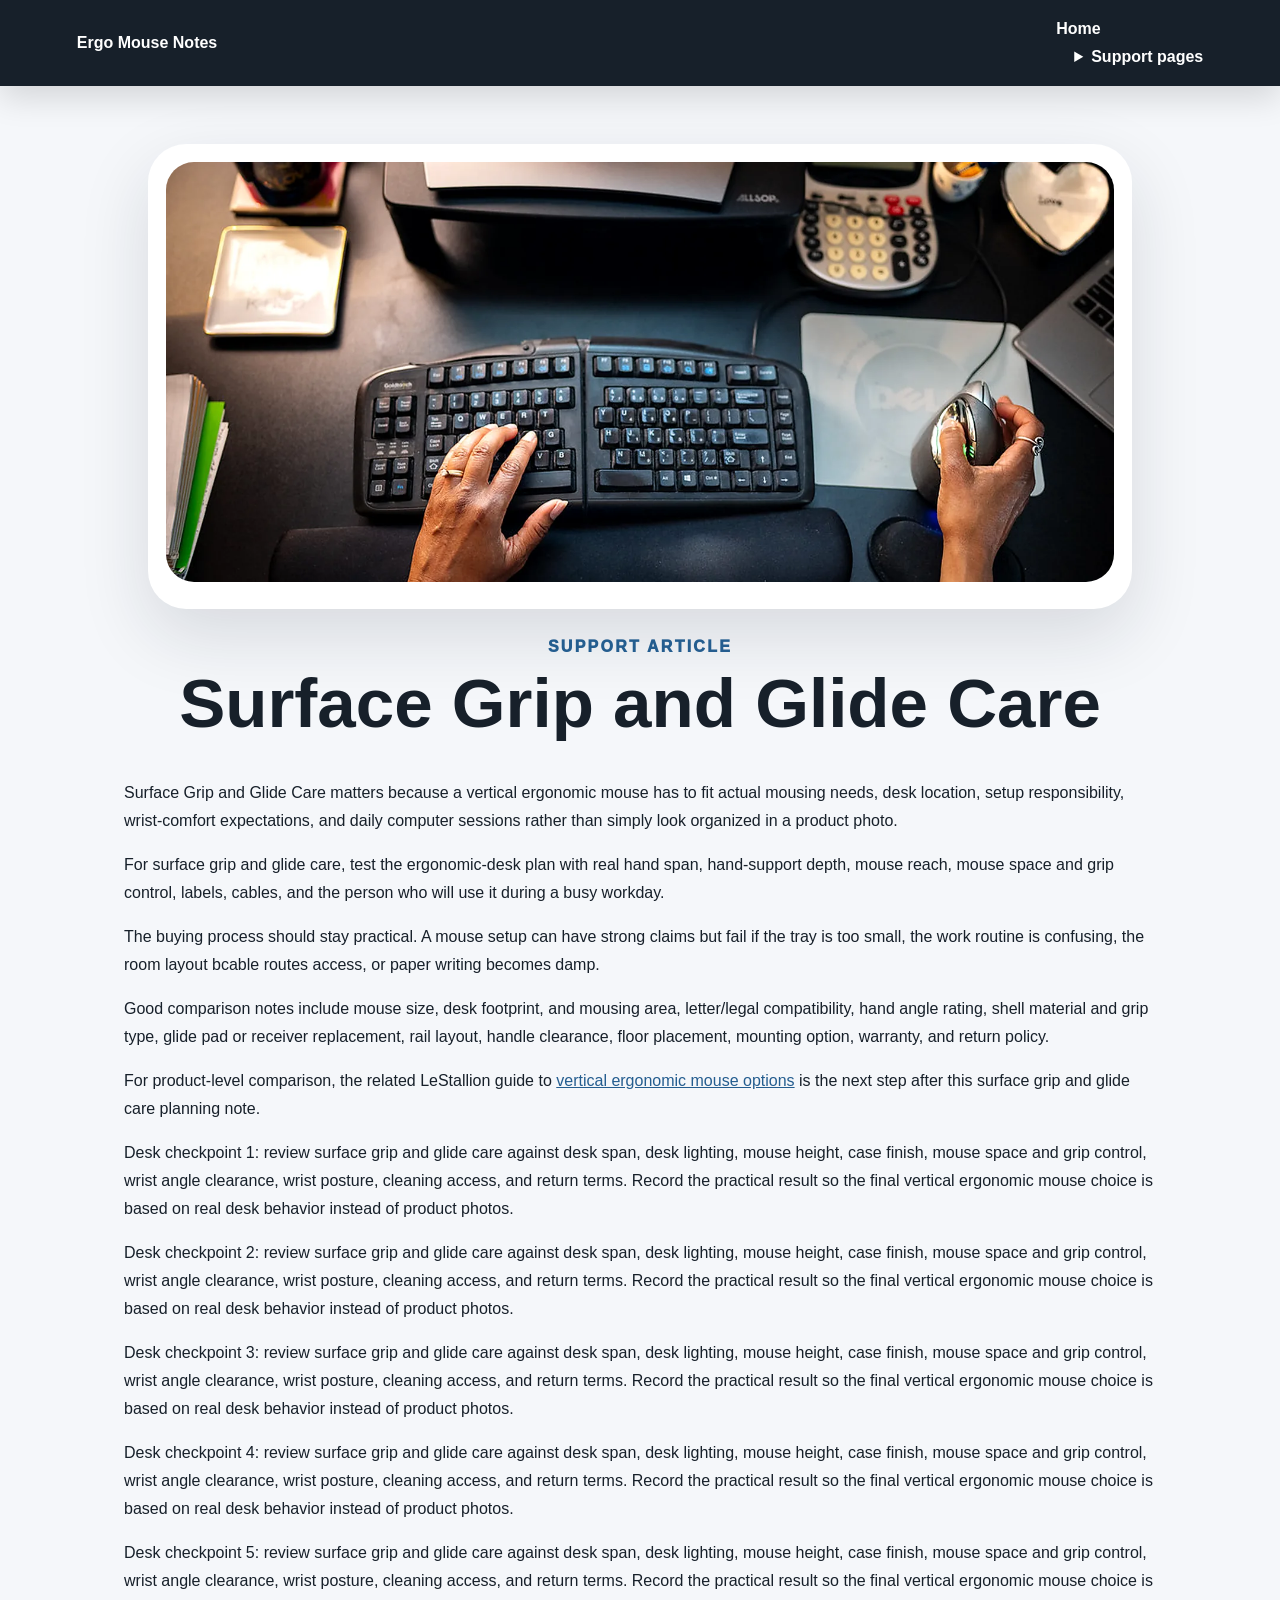
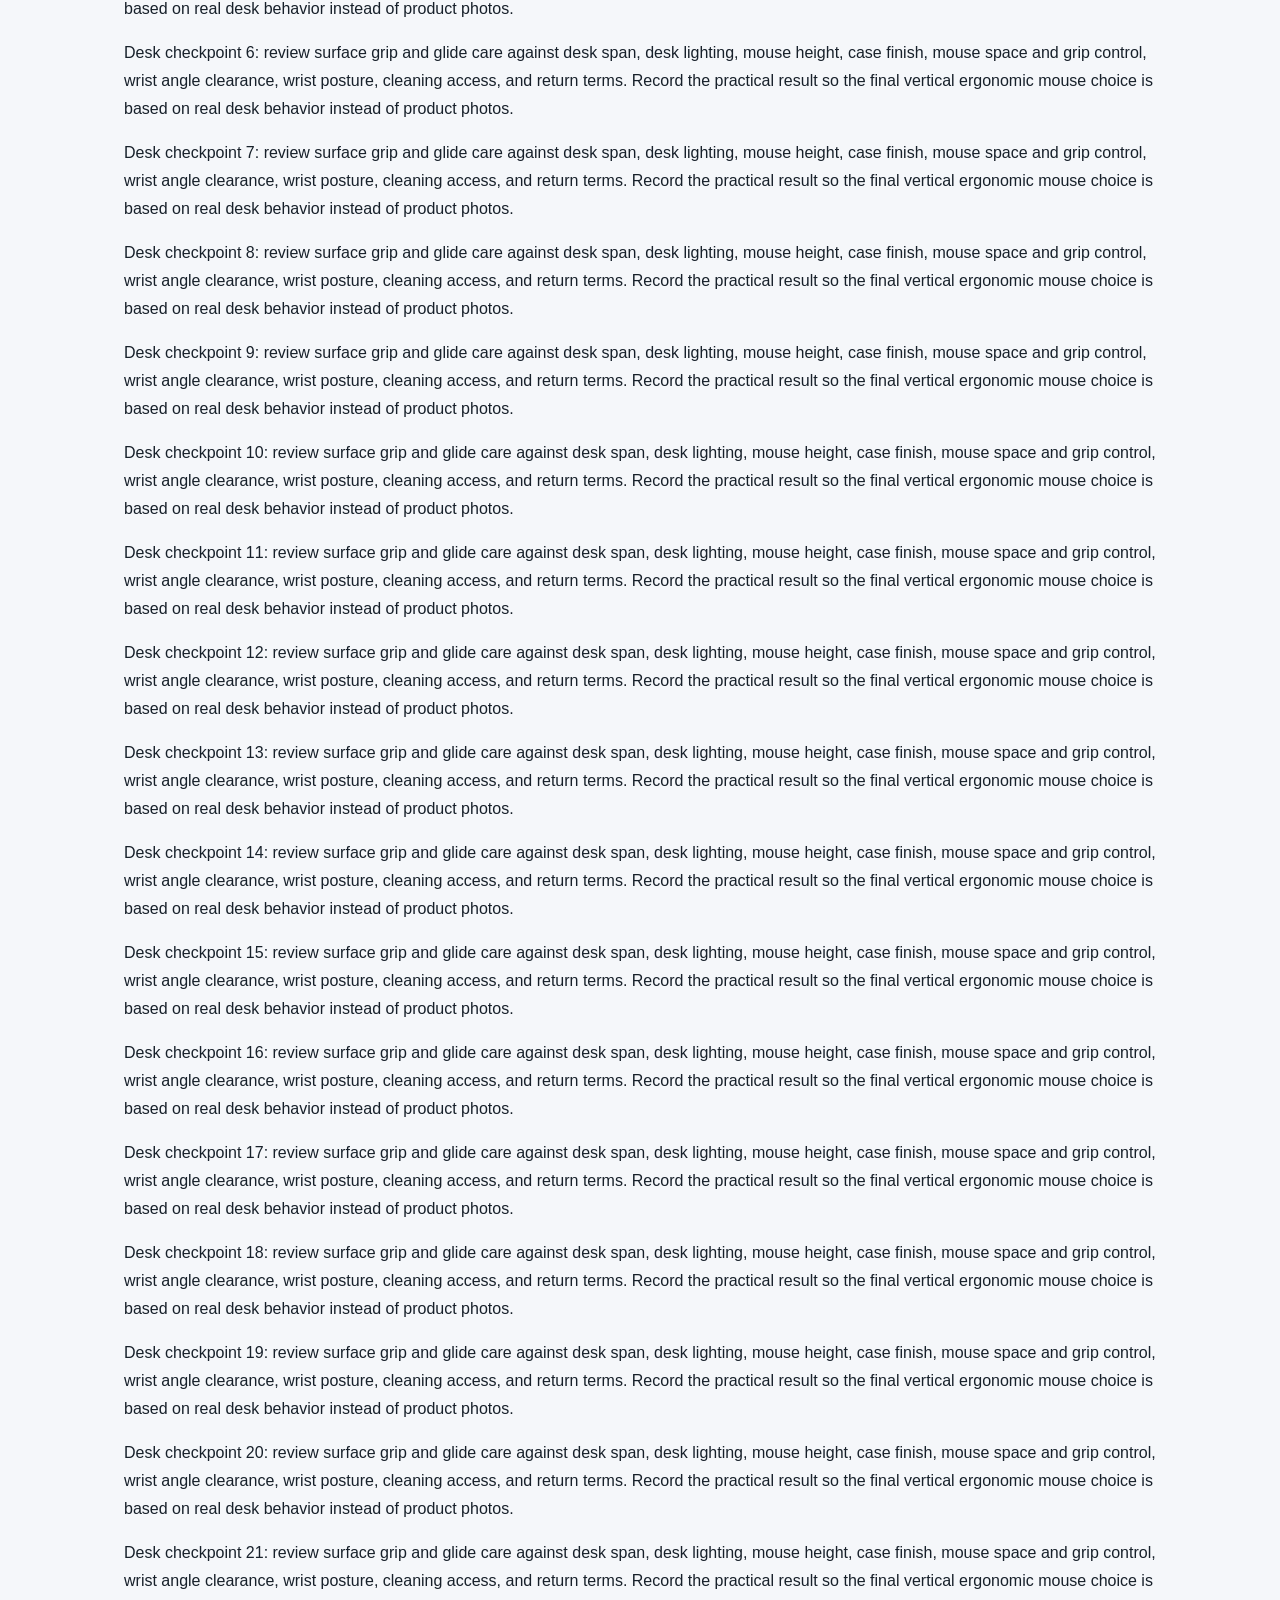
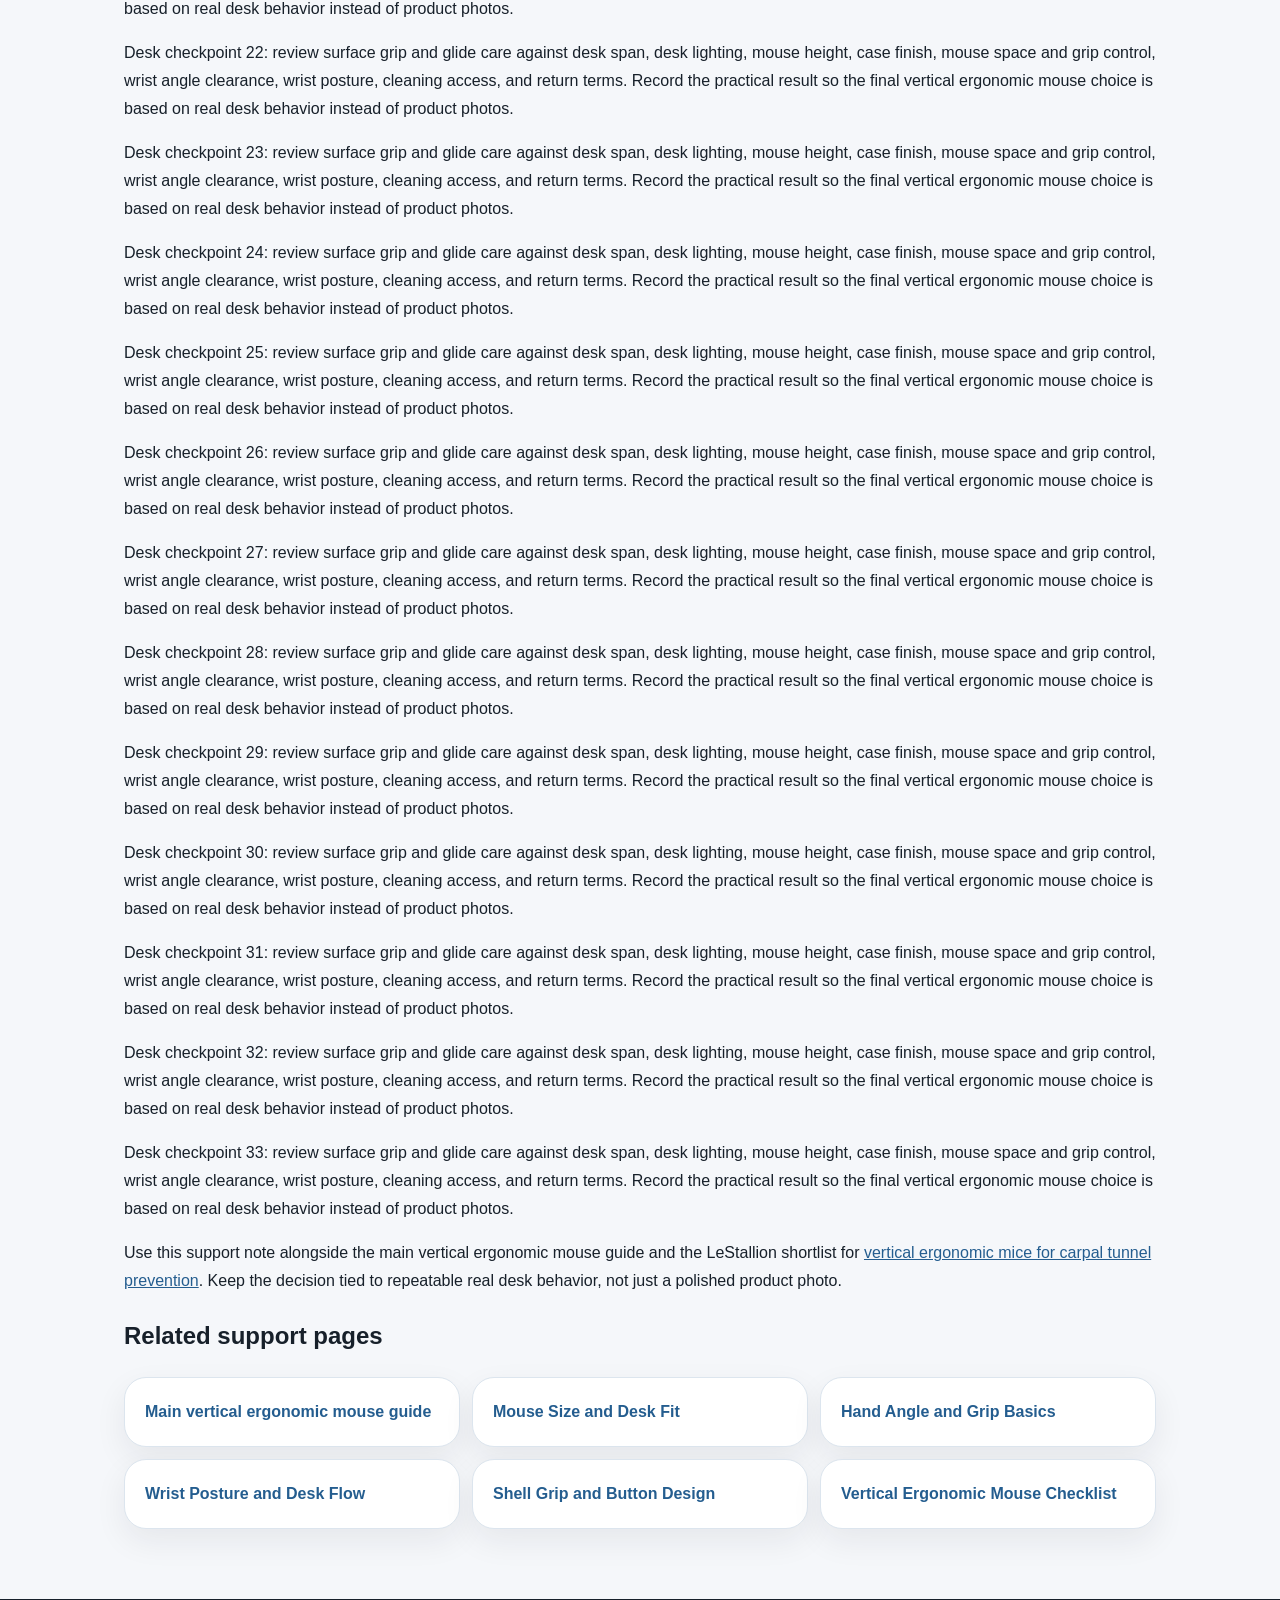
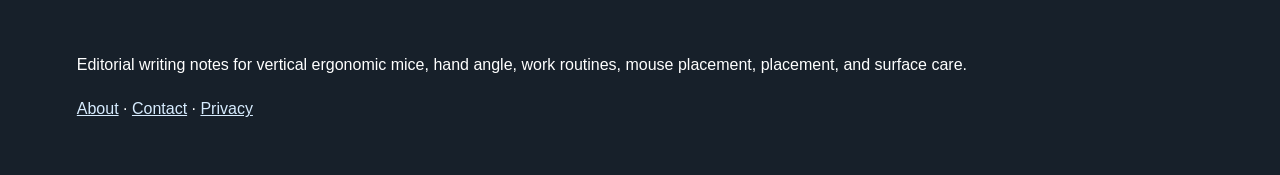
<file: public/surface-grip-and-glide-care.html>
<!doctype html><html lang="en"><head><meta charset="utf-8"><meta name="viewport" content="width=device-width,initial-scale=1"><title>Surface Grip and Glide Care</title><meta name="description" content="Planning note for Surface Grip and Glide Care when choosing vertical ergonomic mice for carpal tunnel prevention."><link rel="canonical" href="https://lestallion-vertical-ergonomic-mouse-541.onrender.com/surface-grip-and-glide-care.html"><link rel="stylesheet" href="style.css"><script type="application/ld+json">{"@context": "https://schema.org", "@type": "Article", "headline": "Surface Grip and Glide Care", "mainEntityOfPage": "https://lestallion-vertical-ergonomic-mouse-541.onrender.com/surface-grip-and-glide-care.html"}</script></head><body><header><a class="brand" href="index.html">Ergo Mouse Notes</a><nav><a href="index.html">Home</a><details><summary>Support pages</summary><div><a href="mouse-size-and-desk-fit.html">Mouse Size and Desk Fit</a><a href="hand-angle-and-grip-basics.html">Hand Angle and Grip Basics</a><a href="wrist-posture-and-desk-flow.html">Wrist Posture and Desk Flow</a><a href="shell-grip-and-button-design.html">Shell Grip and Button Design</a><a href="surface-grip-and-glide-care.html">Surface Grip and Glide Care</a><a href="vertical-ergonomic-mouse-buying-checklist.html">Vertical Ergonomic Mouse Checklist</a></div></details></nav></header><main class="wrap"><section class="hero"><div class="frame"><img src="assets/ergonomic-mouse-hand-detail.webp" alt="vertical ergonomic mouse ergonomic-desk planning detail"></div><div class="kicker">support article</div><h1>Surface Grip and Glide Care</h1></section><p>Surface Grip and Glide Care matters because a vertical ergonomic mouse has to fit actual mousing needs, desk location, setup responsibility, wrist-comfort expectations, and daily computer sessions rather than simply look organized in a product photo.</p><p>For surface grip and glide care, test the ergonomic-desk plan with real hand span, hand-support depth, mouse reach, mouse space and grip control, labels, cables, and the person who will use it during a busy workday.</p><p>The buying process should stay practical. A mouse setup can have strong claims but fail if the tray is too small, the work routine is confusing, the room layout bcable routes access, or paper writing becomes damp.</p><p>Good comparison notes include mouse size, desk footprint, and mousing area, letter/legal compatibility, hand angle rating, shell material and grip type, glide pad or receiver replacement, rail layout, handle clearance, floor placement, mounting option, warranty, and return policy.</p><p>For product-level comparison, the related LeStallion guide to <a href="https://lestallion.com/blogs/product-reviews/best-vertical-ergonomic-mouse-for-carpal-tunnel-prevention">vertical ergonomic mouse options</a> is the next step after this surface grip and glide care planning note.</p><p>Desk checkpoint 1: review surface grip and glide care against desk span, desk lighting, mouse height, case finish, mouse space and grip control, wrist angle clearance, wrist posture, cleaning access, and return terms. Record the practical result so the final vertical ergonomic mouse choice is based on real desk behavior instead of product photos.</p><p>Desk checkpoint 2: review surface grip and glide care against desk span, desk lighting, mouse height, case finish, mouse space and grip control, wrist angle clearance, wrist posture, cleaning access, and return terms. Record the practical result so the final vertical ergonomic mouse choice is based on real desk behavior instead of product photos.</p><p>Desk checkpoint 3: review surface grip and glide care against desk span, desk lighting, mouse height, case finish, mouse space and grip control, wrist angle clearance, wrist posture, cleaning access, and return terms. Record the practical result so the final vertical ergonomic mouse choice is based on real desk behavior instead of product photos.</p><p>Desk checkpoint 4: review surface grip and glide care against desk span, desk lighting, mouse height, case finish, mouse space and grip control, wrist angle clearance, wrist posture, cleaning access, and return terms. Record the practical result so the final vertical ergonomic mouse choice is based on real desk behavior instead of product photos.</p><p>Desk checkpoint 5: review surface grip and glide care against desk span, desk lighting, mouse height, case finish, mouse space and grip control, wrist angle clearance, wrist posture, cleaning access, and return terms. Record the practical result so the final vertical ergonomic mouse choice is based on real desk behavior instead of product photos.</p><p>Desk checkpoint 6: review surface grip and glide care against desk span, desk lighting, mouse height, case finish, mouse space and grip control, wrist angle clearance, wrist posture, cleaning access, and return terms. Record the practical result so the final vertical ergonomic mouse choice is based on real desk behavior instead of product photos.</p><p>Desk checkpoint 7: review surface grip and glide care against desk span, desk lighting, mouse height, case finish, mouse space and grip control, wrist angle clearance, wrist posture, cleaning access, and return terms. Record the practical result so the final vertical ergonomic mouse choice is based on real desk behavior instead of product photos.</p><p>Desk checkpoint 8: review surface grip and glide care against desk span, desk lighting, mouse height, case finish, mouse space and grip control, wrist angle clearance, wrist posture, cleaning access, and return terms. Record the practical result so the final vertical ergonomic mouse choice is based on real desk behavior instead of product photos.</p><p>Desk checkpoint 9: review surface grip and glide care against desk span, desk lighting, mouse height, case finish, mouse space and grip control, wrist angle clearance, wrist posture, cleaning access, and return terms. Record the practical result so the final vertical ergonomic mouse choice is based on real desk behavior instead of product photos.</p><p>Desk checkpoint 10: review surface grip and glide care against desk span, desk lighting, mouse height, case finish, mouse space and grip control, wrist angle clearance, wrist posture, cleaning access, and return terms. Record the practical result so the final vertical ergonomic mouse choice is based on real desk behavior instead of product photos.</p><p>Desk checkpoint 11: review surface grip and glide care against desk span, desk lighting, mouse height, case finish, mouse space and grip control, wrist angle clearance, wrist posture, cleaning access, and return terms. Record the practical result so the final vertical ergonomic mouse choice is based on real desk behavior instead of product photos.</p><p>Desk checkpoint 12: review surface grip and glide care against desk span, desk lighting, mouse height, case finish, mouse space and grip control, wrist angle clearance, wrist posture, cleaning access, and return terms. Record the practical result so the final vertical ergonomic mouse choice is based on real desk behavior instead of product photos.</p><p>Desk checkpoint 13: review surface grip and glide care against desk span, desk lighting, mouse height, case finish, mouse space and grip control, wrist angle clearance, wrist posture, cleaning access, and return terms. Record the practical result so the final vertical ergonomic mouse choice is based on real desk behavior instead of product photos.</p><p>Desk checkpoint 14: review surface grip and glide care against desk span, desk lighting, mouse height, case finish, mouse space and grip control, wrist angle clearance, wrist posture, cleaning access, and return terms. Record the practical result so the final vertical ergonomic mouse choice is based on real desk behavior instead of product photos.</p><p>Desk checkpoint 15: review surface grip and glide care against desk span, desk lighting, mouse height, case finish, mouse space and grip control, wrist angle clearance, wrist posture, cleaning access, and return terms. Record the practical result so the final vertical ergonomic mouse choice is based on real desk behavior instead of product photos.</p><p>Desk checkpoint 16: review surface grip and glide care against desk span, desk lighting, mouse height, case finish, mouse space and grip control, wrist angle clearance, wrist posture, cleaning access, and return terms. Record the practical result so the final vertical ergonomic mouse choice is based on real desk behavior instead of product photos.</p><p>Desk checkpoint 17: review surface grip and glide care against desk span, desk lighting, mouse height, case finish, mouse space and grip control, wrist angle clearance, wrist posture, cleaning access, and return terms. Record the practical result so the final vertical ergonomic mouse choice is based on real desk behavior instead of product photos.</p><p>Desk checkpoint 18: review surface grip and glide care against desk span, desk lighting, mouse height, case finish, mouse space and grip control, wrist angle clearance, wrist posture, cleaning access, and return terms. Record the practical result so the final vertical ergonomic mouse choice is based on real desk behavior instead of product photos.</p><p>Desk checkpoint 19: review surface grip and glide care against desk span, desk lighting, mouse height, case finish, mouse space and grip control, wrist angle clearance, wrist posture, cleaning access, and return terms. Record the practical result so the final vertical ergonomic mouse choice is based on real desk behavior instead of product photos.</p><p>Desk checkpoint 20: review surface grip and glide care against desk span, desk lighting, mouse height, case finish, mouse space and grip control, wrist angle clearance, wrist posture, cleaning access, and return terms. Record the practical result so the final vertical ergonomic mouse choice is based on real desk behavior instead of product photos.</p><p>Desk checkpoint 21: review surface grip and glide care against desk span, desk lighting, mouse height, case finish, mouse space and grip control, wrist angle clearance, wrist posture, cleaning access, and return terms. Record the practical result so the final vertical ergonomic mouse choice is based on real desk behavior instead of product photos.</p><p>Desk checkpoint 22: review surface grip and glide care against desk span, desk lighting, mouse height, case finish, mouse space and grip control, wrist angle clearance, wrist posture, cleaning access, and return terms. Record the practical result so the final vertical ergonomic mouse choice is based on real desk behavior instead of product photos.</p><p>Desk checkpoint 23: review surface grip and glide care against desk span, desk lighting, mouse height, case finish, mouse space and grip control, wrist angle clearance, wrist posture, cleaning access, and return terms. Record the practical result so the final vertical ergonomic mouse choice is based on real desk behavior instead of product photos.</p><p>Desk checkpoint 24: review surface grip and glide care against desk span, desk lighting, mouse height, case finish, mouse space and grip control, wrist angle clearance, wrist posture, cleaning access, and return terms. Record the practical result so the final vertical ergonomic mouse choice is based on real desk behavior instead of product photos.</p><p>Desk checkpoint 25: review surface grip and glide care against desk span, desk lighting, mouse height, case finish, mouse space and grip control, wrist angle clearance, wrist posture, cleaning access, and return terms. Record the practical result so the final vertical ergonomic mouse choice is based on real desk behavior instead of product photos.</p><p>Desk checkpoint 26: review surface grip and glide care against desk span, desk lighting, mouse height, case finish, mouse space and grip control, wrist angle clearance, wrist posture, cleaning access, and return terms. Record the practical result so the final vertical ergonomic mouse choice is based on real desk behavior instead of product photos.</p><p>Desk checkpoint 27: review surface grip and glide care against desk span, desk lighting, mouse height, case finish, mouse space and grip control, wrist angle clearance, wrist posture, cleaning access, and return terms. Record the practical result so the final vertical ergonomic mouse choice is based on real desk behavior instead of product photos.</p><p>Desk checkpoint 28: review surface grip and glide care against desk span, desk lighting, mouse height, case finish, mouse space and grip control, wrist angle clearance, wrist posture, cleaning access, and return terms. Record the practical result so the final vertical ergonomic mouse choice is based on real desk behavior instead of product photos.</p><p>Desk checkpoint 29: review surface grip and glide care against desk span, desk lighting, mouse height, case finish, mouse space and grip control, wrist angle clearance, wrist posture, cleaning access, and return terms. Record the practical result so the final vertical ergonomic mouse choice is based on real desk behavior instead of product photos.</p><p>Desk checkpoint 30: review surface grip and glide care against desk span, desk lighting, mouse height, case finish, mouse space and grip control, wrist angle clearance, wrist posture, cleaning access, and return terms. Record the practical result so the final vertical ergonomic mouse choice is based on real desk behavior instead of product photos.</p><p>Desk checkpoint 31: review surface grip and glide care against desk span, desk lighting, mouse height, case finish, mouse space and grip control, wrist angle clearance, wrist posture, cleaning access, and return terms. Record the practical result so the final vertical ergonomic mouse choice is based on real desk behavior instead of product photos.</p><p>Desk checkpoint 32: review surface grip and glide care against desk span, desk lighting, mouse height, case finish, mouse space and grip control, wrist angle clearance, wrist posture, cleaning access, and return terms. Record the practical result so the final vertical ergonomic mouse choice is based on real desk behavior instead of product photos.</p><p>Desk checkpoint 33: review surface grip and glide care against desk span, desk lighting, mouse height, case finish, mouse space and grip control, wrist angle clearance, wrist posture, cleaning access, and return terms. Record the practical result so the final vertical ergonomic mouse choice is based on real desk behavior instead of product photos.</p><p>Use this support note alongside the main vertical ergonomic mouse guide and the LeStallion shortlist for <a href="https://lestallion.com/blogs/product-reviews/best-vertical-ergonomic-mouse-for-carpal-tunnel-prevention">vertical ergonomic mice for carpal tunnel prevention</a>. Keep the decision tied to repeatable real desk behavior, not just a polished product photo.</p><section><h2>Related support pages</h2><div class="peer-grid"><a href="index.html">Main vertical ergonomic mouse guide</a><a href="mouse-size-and-desk-fit.html">Mouse Size and Desk Fit</a><a href="hand-angle-and-grip-basics.html">Hand Angle and Grip Basics</a><a href="wrist-posture-and-desk-flow.html">Wrist Posture and Desk Flow</a><a href="shell-grip-and-button-design.html">Shell Grip and Button Design</a><a href="vertical-ergonomic-mouse-buying-checklist.html">Vertical Ergonomic Mouse Checklist</a></div></section></main><footer><p>Editorial writing notes for vertical ergonomic mice, hand angle, work routines, mouse placement, placement, and surface care.</p><p><a href="about.html">About</a> · <a href="contact.html">Contact</a> · <a href="privacy.html">Privacy</a></p></footer></body></html>
</file>
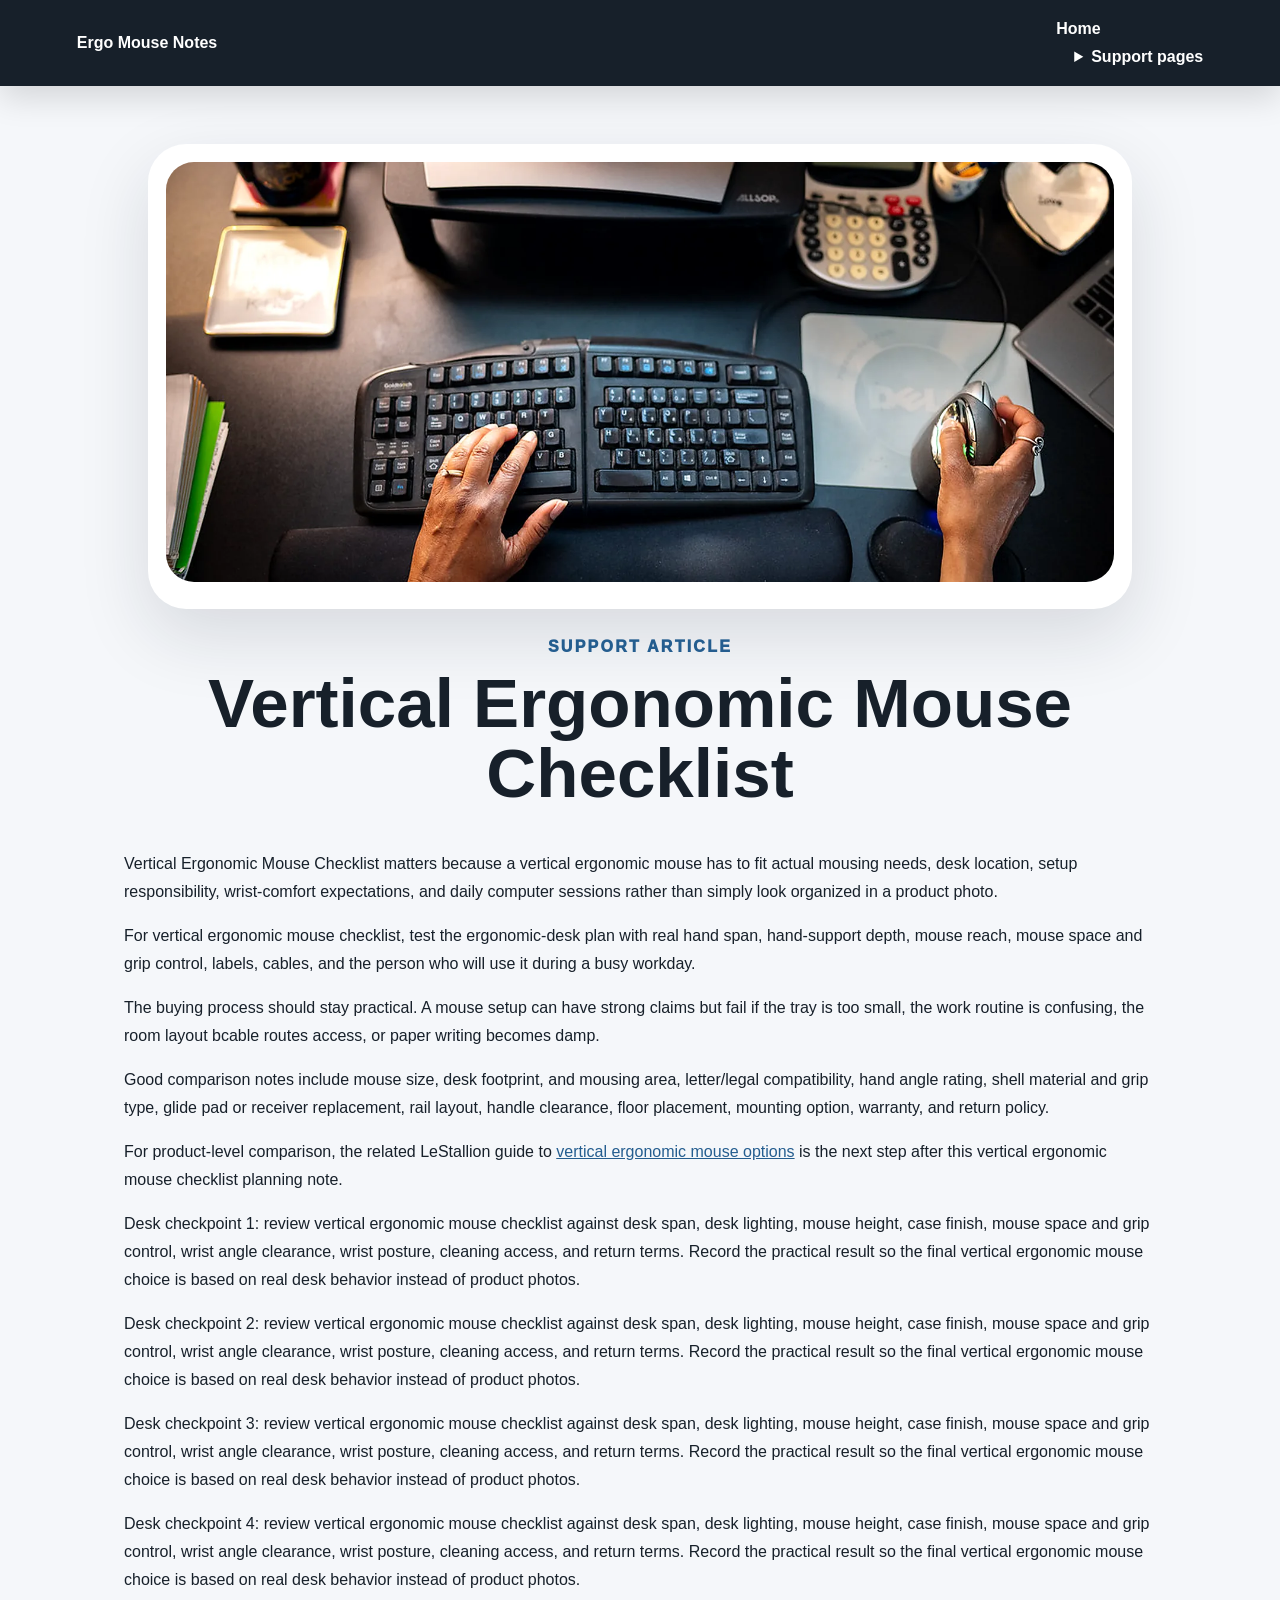
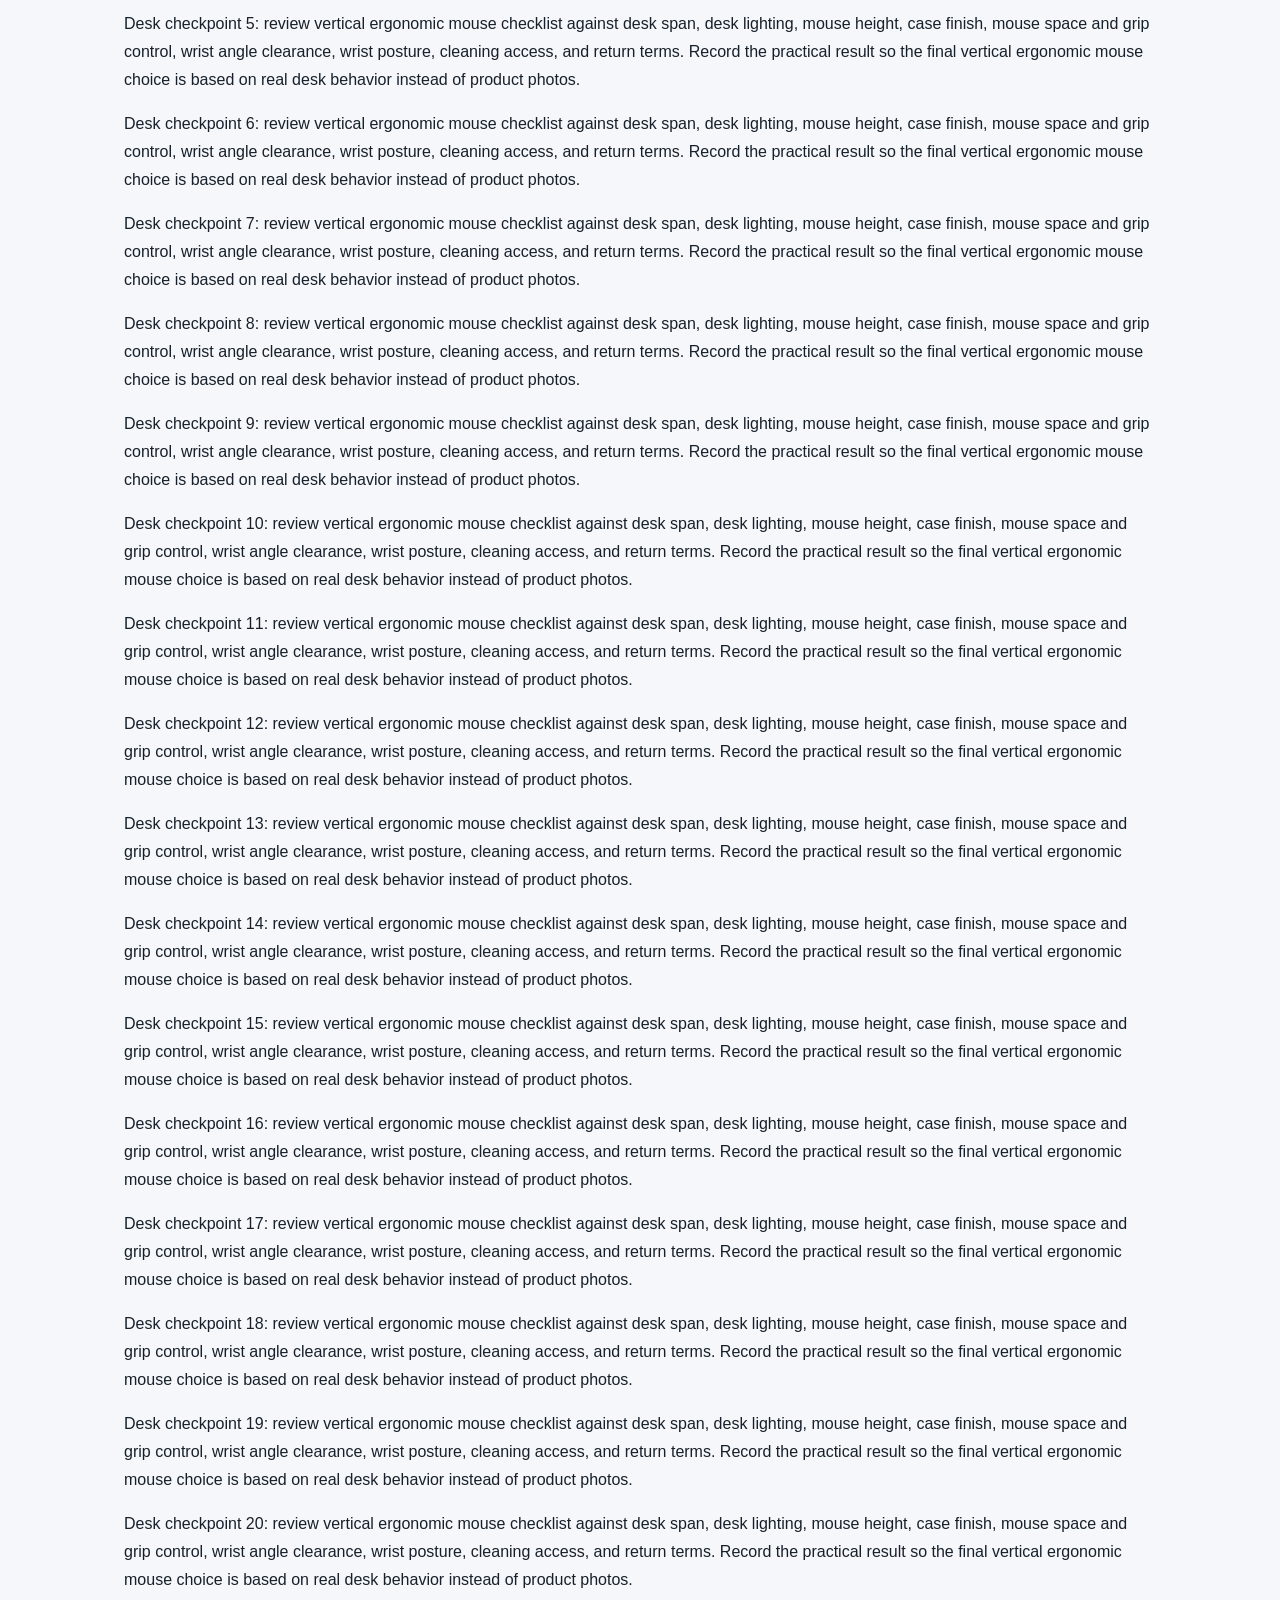
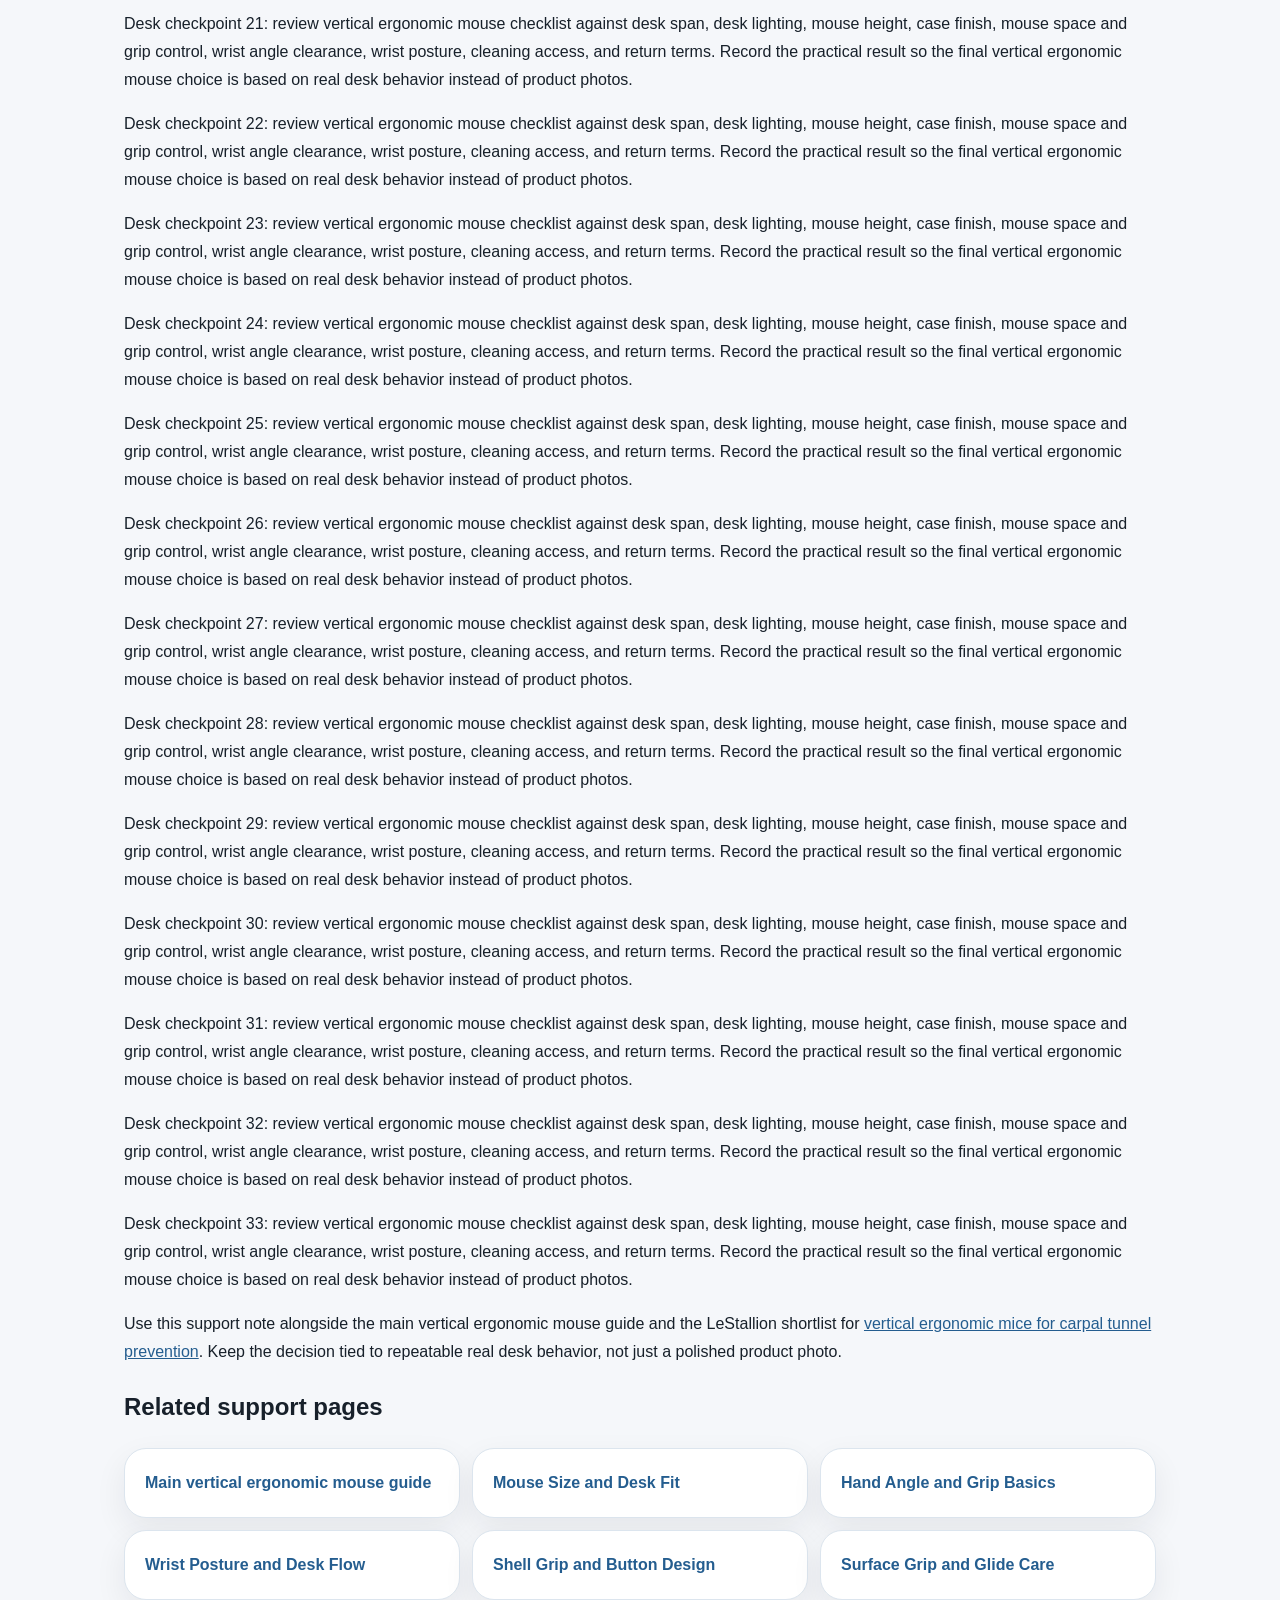
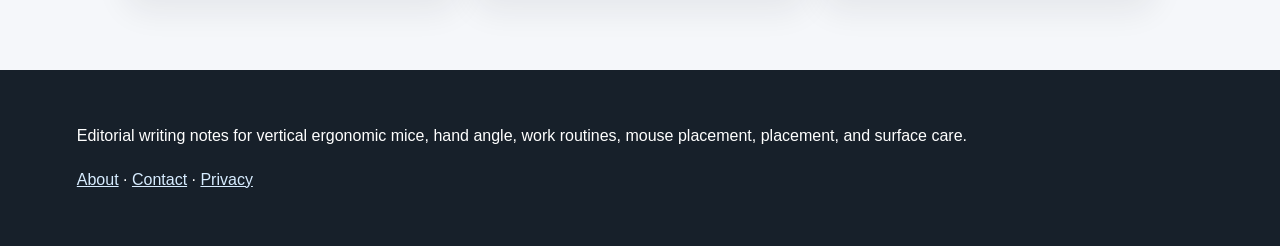
<file: public/vertical-ergonomic-mouse-buying-checklist.html>
<!doctype html><html lang="en"><head><meta charset="utf-8"><meta name="viewport" content="width=device-width,initial-scale=1"><title>Vertical Ergonomic Mouse Checklist</title><meta name="description" content="Planning note for Vertical Ergonomic Mouse Checklist when choosing vertical ergonomic mice for carpal tunnel prevention."><link rel="canonical" href="https://lestallion-vertical-ergonomic-mouse-541.onrender.com/vertical-ergonomic-mouse-buying-checklist.html"><link rel="stylesheet" href="style.css"><script type="application/ld+json">{"@context": "https://schema.org", "@type": "Article", "headline": "Vertical Ergonomic Mouse Checklist", "mainEntityOfPage": "https://lestallion-vertical-ergonomic-mouse-541.onrender.com/vertical-ergonomic-mouse-buying-checklist.html"}</script></head><body><header><a class="brand" href="index.html">Ergo Mouse Notes</a><nav><a href="index.html">Home</a><details><summary>Support pages</summary><div><a href="mouse-size-and-desk-fit.html">Mouse Size and Desk Fit</a><a href="hand-angle-and-grip-basics.html">Hand Angle and Grip Basics</a><a href="wrist-posture-and-desk-flow.html">Wrist Posture and Desk Flow</a><a href="shell-grip-and-button-design.html">Shell Grip and Button Design</a><a href="surface-grip-and-glide-care.html">Surface Grip and Glide Care</a><a href="vertical-ergonomic-mouse-buying-checklist.html">Vertical Ergonomic Mouse Checklist</a></div></details></nav></header><main class="wrap"><section class="hero"><div class="frame"><img src="assets/ergonomic-mouse-hand-detail.webp" alt="vertical ergonomic mouse ergonomic-desk planning detail"></div><div class="kicker">support article</div><h1>Vertical Ergonomic Mouse Checklist</h1></section><p>Vertical Ergonomic Mouse Checklist matters because a vertical ergonomic mouse has to fit actual mousing needs, desk location, setup responsibility, wrist-comfort expectations, and daily computer sessions rather than simply look organized in a product photo.</p><p>For vertical ergonomic mouse checklist, test the ergonomic-desk plan with real hand span, hand-support depth, mouse reach, mouse space and grip control, labels, cables, and the person who will use it during a busy workday.</p><p>The buying process should stay practical. A mouse setup can have strong claims but fail if the tray is too small, the work routine is confusing, the room layout bcable routes access, or paper writing becomes damp.</p><p>Good comparison notes include mouse size, desk footprint, and mousing area, letter/legal compatibility, hand angle rating, shell material and grip type, glide pad or receiver replacement, rail layout, handle clearance, floor placement, mounting option, warranty, and return policy.</p><p>For product-level comparison, the related LeStallion guide to <a href="https://lestallion.com/blogs/product-reviews/best-vertical-ergonomic-mouse-for-carpal-tunnel-prevention">vertical ergonomic mouse options</a> is the next step after this vertical ergonomic mouse checklist planning note.</p><p>Desk checkpoint 1: review vertical ergonomic mouse checklist against desk span, desk lighting, mouse height, case finish, mouse space and grip control, wrist angle clearance, wrist posture, cleaning access, and return terms. Record the practical result so the final vertical ergonomic mouse choice is based on real desk behavior instead of product photos.</p><p>Desk checkpoint 2: review vertical ergonomic mouse checklist against desk span, desk lighting, mouse height, case finish, mouse space and grip control, wrist angle clearance, wrist posture, cleaning access, and return terms. Record the practical result so the final vertical ergonomic mouse choice is based on real desk behavior instead of product photos.</p><p>Desk checkpoint 3: review vertical ergonomic mouse checklist against desk span, desk lighting, mouse height, case finish, mouse space and grip control, wrist angle clearance, wrist posture, cleaning access, and return terms. Record the practical result so the final vertical ergonomic mouse choice is based on real desk behavior instead of product photos.</p><p>Desk checkpoint 4: review vertical ergonomic mouse checklist against desk span, desk lighting, mouse height, case finish, mouse space and grip control, wrist angle clearance, wrist posture, cleaning access, and return terms. Record the practical result so the final vertical ergonomic mouse choice is based on real desk behavior instead of product photos.</p><p>Desk checkpoint 5: review vertical ergonomic mouse checklist against desk span, desk lighting, mouse height, case finish, mouse space and grip control, wrist angle clearance, wrist posture, cleaning access, and return terms. Record the practical result so the final vertical ergonomic mouse choice is based on real desk behavior instead of product photos.</p><p>Desk checkpoint 6: review vertical ergonomic mouse checklist against desk span, desk lighting, mouse height, case finish, mouse space and grip control, wrist angle clearance, wrist posture, cleaning access, and return terms. Record the practical result so the final vertical ergonomic mouse choice is based on real desk behavior instead of product photos.</p><p>Desk checkpoint 7: review vertical ergonomic mouse checklist against desk span, desk lighting, mouse height, case finish, mouse space and grip control, wrist angle clearance, wrist posture, cleaning access, and return terms. Record the practical result so the final vertical ergonomic mouse choice is based on real desk behavior instead of product photos.</p><p>Desk checkpoint 8: review vertical ergonomic mouse checklist against desk span, desk lighting, mouse height, case finish, mouse space and grip control, wrist angle clearance, wrist posture, cleaning access, and return terms. Record the practical result so the final vertical ergonomic mouse choice is based on real desk behavior instead of product photos.</p><p>Desk checkpoint 9: review vertical ergonomic mouse checklist against desk span, desk lighting, mouse height, case finish, mouse space and grip control, wrist angle clearance, wrist posture, cleaning access, and return terms. Record the practical result so the final vertical ergonomic mouse choice is based on real desk behavior instead of product photos.</p><p>Desk checkpoint 10: review vertical ergonomic mouse checklist against desk span, desk lighting, mouse height, case finish, mouse space and grip control, wrist angle clearance, wrist posture, cleaning access, and return terms. Record the practical result so the final vertical ergonomic mouse choice is based on real desk behavior instead of product photos.</p><p>Desk checkpoint 11: review vertical ergonomic mouse checklist against desk span, desk lighting, mouse height, case finish, mouse space and grip control, wrist angle clearance, wrist posture, cleaning access, and return terms. Record the practical result so the final vertical ergonomic mouse choice is based on real desk behavior instead of product photos.</p><p>Desk checkpoint 12: review vertical ergonomic mouse checklist against desk span, desk lighting, mouse height, case finish, mouse space and grip control, wrist angle clearance, wrist posture, cleaning access, and return terms. Record the practical result so the final vertical ergonomic mouse choice is based on real desk behavior instead of product photos.</p><p>Desk checkpoint 13: review vertical ergonomic mouse checklist against desk span, desk lighting, mouse height, case finish, mouse space and grip control, wrist angle clearance, wrist posture, cleaning access, and return terms. Record the practical result so the final vertical ergonomic mouse choice is based on real desk behavior instead of product photos.</p><p>Desk checkpoint 14: review vertical ergonomic mouse checklist against desk span, desk lighting, mouse height, case finish, mouse space and grip control, wrist angle clearance, wrist posture, cleaning access, and return terms. Record the practical result so the final vertical ergonomic mouse choice is based on real desk behavior instead of product photos.</p><p>Desk checkpoint 15: review vertical ergonomic mouse checklist against desk span, desk lighting, mouse height, case finish, mouse space and grip control, wrist angle clearance, wrist posture, cleaning access, and return terms. Record the practical result so the final vertical ergonomic mouse choice is based on real desk behavior instead of product photos.</p><p>Desk checkpoint 16: review vertical ergonomic mouse checklist against desk span, desk lighting, mouse height, case finish, mouse space and grip control, wrist angle clearance, wrist posture, cleaning access, and return terms. Record the practical result so the final vertical ergonomic mouse choice is based on real desk behavior instead of product photos.</p><p>Desk checkpoint 17: review vertical ergonomic mouse checklist against desk span, desk lighting, mouse height, case finish, mouse space and grip control, wrist angle clearance, wrist posture, cleaning access, and return terms. Record the practical result so the final vertical ergonomic mouse choice is based on real desk behavior instead of product photos.</p><p>Desk checkpoint 18: review vertical ergonomic mouse checklist against desk span, desk lighting, mouse height, case finish, mouse space and grip control, wrist angle clearance, wrist posture, cleaning access, and return terms. Record the practical result so the final vertical ergonomic mouse choice is based on real desk behavior instead of product photos.</p><p>Desk checkpoint 19: review vertical ergonomic mouse checklist against desk span, desk lighting, mouse height, case finish, mouse space and grip control, wrist angle clearance, wrist posture, cleaning access, and return terms. Record the practical result so the final vertical ergonomic mouse choice is based on real desk behavior instead of product photos.</p><p>Desk checkpoint 20: review vertical ergonomic mouse checklist against desk span, desk lighting, mouse height, case finish, mouse space and grip control, wrist angle clearance, wrist posture, cleaning access, and return terms. Record the practical result so the final vertical ergonomic mouse choice is based on real desk behavior instead of product photos.</p><p>Desk checkpoint 21: review vertical ergonomic mouse checklist against desk span, desk lighting, mouse height, case finish, mouse space and grip control, wrist angle clearance, wrist posture, cleaning access, and return terms. Record the practical result so the final vertical ergonomic mouse choice is based on real desk behavior instead of product photos.</p><p>Desk checkpoint 22: review vertical ergonomic mouse checklist against desk span, desk lighting, mouse height, case finish, mouse space and grip control, wrist angle clearance, wrist posture, cleaning access, and return terms. Record the practical result so the final vertical ergonomic mouse choice is based on real desk behavior instead of product photos.</p><p>Desk checkpoint 23: review vertical ergonomic mouse checklist against desk span, desk lighting, mouse height, case finish, mouse space and grip control, wrist angle clearance, wrist posture, cleaning access, and return terms. Record the practical result so the final vertical ergonomic mouse choice is based on real desk behavior instead of product photos.</p><p>Desk checkpoint 24: review vertical ergonomic mouse checklist against desk span, desk lighting, mouse height, case finish, mouse space and grip control, wrist angle clearance, wrist posture, cleaning access, and return terms. Record the practical result so the final vertical ergonomic mouse choice is based on real desk behavior instead of product photos.</p><p>Desk checkpoint 25: review vertical ergonomic mouse checklist against desk span, desk lighting, mouse height, case finish, mouse space and grip control, wrist angle clearance, wrist posture, cleaning access, and return terms. Record the practical result so the final vertical ergonomic mouse choice is based on real desk behavior instead of product photos.</p><p>Desk checkpoint 26: review vertical ergonomic mouse checklist against desk span, desk lighting, mouse height, case finish, mouse space and grip control, wrist angle clearance, wrist posture, cleaning access, and return terms. Record the practical result so the final vertical ergonomic mouse choice is based on real desk behavior instead of product photos.</p><p>Desk checkpoint 27: review vertical ergonomic mouse checklist against desk span, desk lighting, mouse height, case finish, mouse space and grip control, wrist angle clearance, wrist posture, cleaning access, and return terms. Record the practical result so the final vertical ergonomic mouse choice is based on real desk behavior instead of product photos.</p><p>Desk checkpoint 28: review vertical ergonomic mouse checklist against desk span, desk lighting, mouse height, case finish, mouse space and grip control, wrist angle clearance, wrist posture, cleaning access, and return terms. Record the practical result so the final vertical ergonomic mouse choice is based on real desk behavior instead of product photos.</p><p>Desk checkpoint 29: review vertical ergonomic mouse checklist against desk span, desk lighting, mouse height, case finish, mouse space and grip control, wrist angle clearance, wrist posture, cleaning access, and return terms. Record the practical result so the final vertical ergonomic mouse choice is based on real desk behavior instead of product photos.</p><p>Desk checkpoint 30: review vertical ergonomic mouse checklist against desk span, desk lighting, mouse height, case finish, mouse space and grip control, wrist angle clearance, wrist posture, cleaning access, and return terms. Record the practical result so the final vertical ergonomic mouse choice is based on real desk behavior instead of product photos.</p><p>Desk checkpoint 31: review vertical ergonomic mouse checklist against desk span, desk lighting, mouse height, case finish, mouse space and grip control, wrist angle clearance, wrist posture, cleaning access, and return terms. Record the practical result so the final vertical ergonomic mouse choice is based on real desk behavior instead of product photos.</p><p>Desk checkpoint 32: review vertical ergonomic mouse checklist against desk span, desk lighting, mouse height, case finish, mouse space and grip control, wrist angle clearance, wrist posture, cleaning access, and return terms. Record the practical result so the final vertical ergonomic mouse choice is based on real desk behavior instead of product photos.</p><p>Desk checkpoint 33: review vertical ergonomic mouse checklist against desk span, desk lighting, mouse height, case finish, mouse space and grip control, wrist angle clearance, wrist posture, cleaning access, and return terms. Record the practical result so the final vertical ergonomic mouse choice is based on real desk behavior instead of product photos.</p><p>Use this support note alongside the main vertical ergonomic mouse guide and the LeStallion shortlist for <a href="https://lestallion.com/blogs/product-reviews/best-vertical-ergonomic-mouse-for-carpal-tunnel-prevention">vertical ergonomic mice for carpal tunnel prevention</a>. Keep the decision tied to repeatable real desk behavior, not just a polished product photo.</p><section><h2>Related support pages</h2><div class="peer-grid"><a href="index.html">Main vertical ergonomic mouse guide</a><a href="mouse-size-and-desk-fit.html">Mouse Size and Desk Fit</a><a href="hand-angle-and-grip-basics.html">Hand Angle and Grip Basics</a><a href="wrist-posture-and-desk-flow.html">Wrist Posture and Desk Flow</a><a href="shell-grip-and-button-design.html">Shell Grip and Button Design</a><a href="surface-grip-and-glide-care.html">Surface Grip and Glide Care</a></div></section></main><footer><p>Editorial writing notes for vertical ergonomic mice, hand angle, work routines, mouse placement, placement, and surface care.</p><p><a href="about.html">About</a> · <a href="contact.html">Contact</a> · <a href="privacy.html">Privacy</a></p></footer></body></html>
</file>
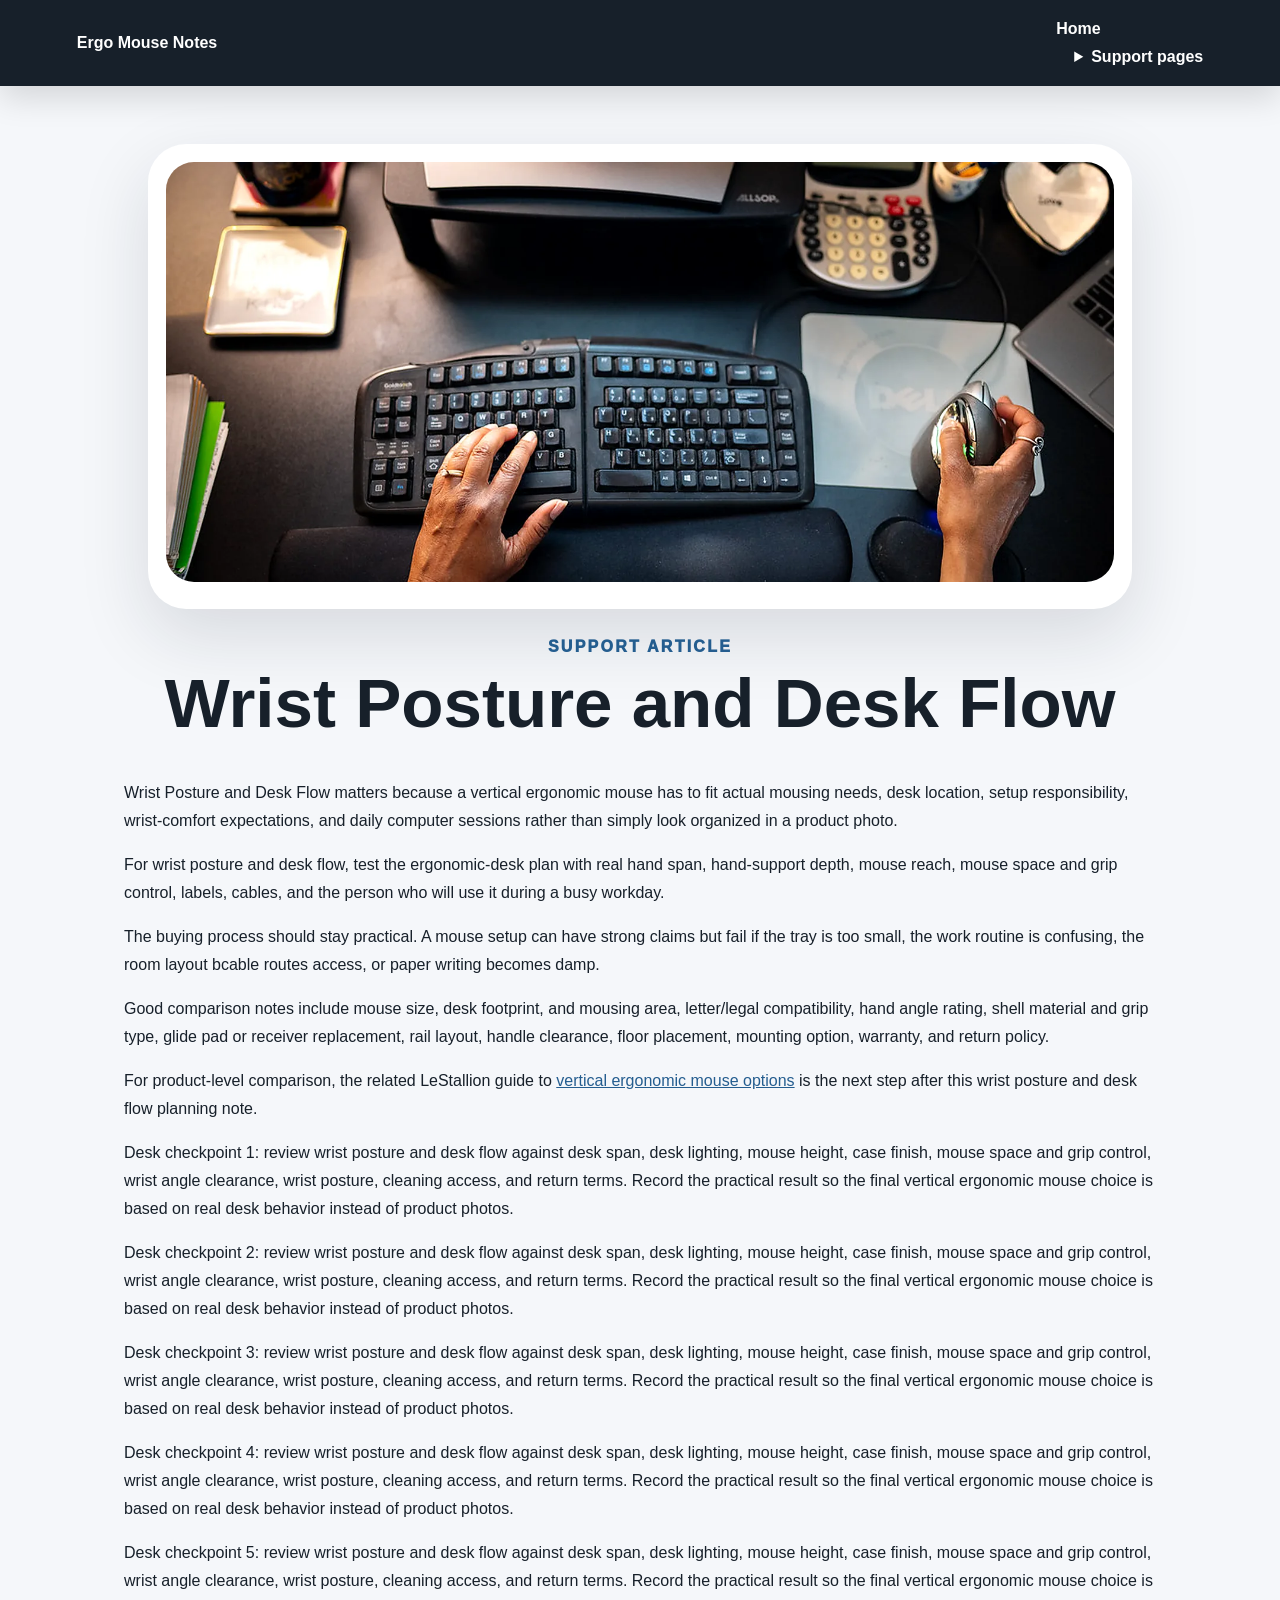
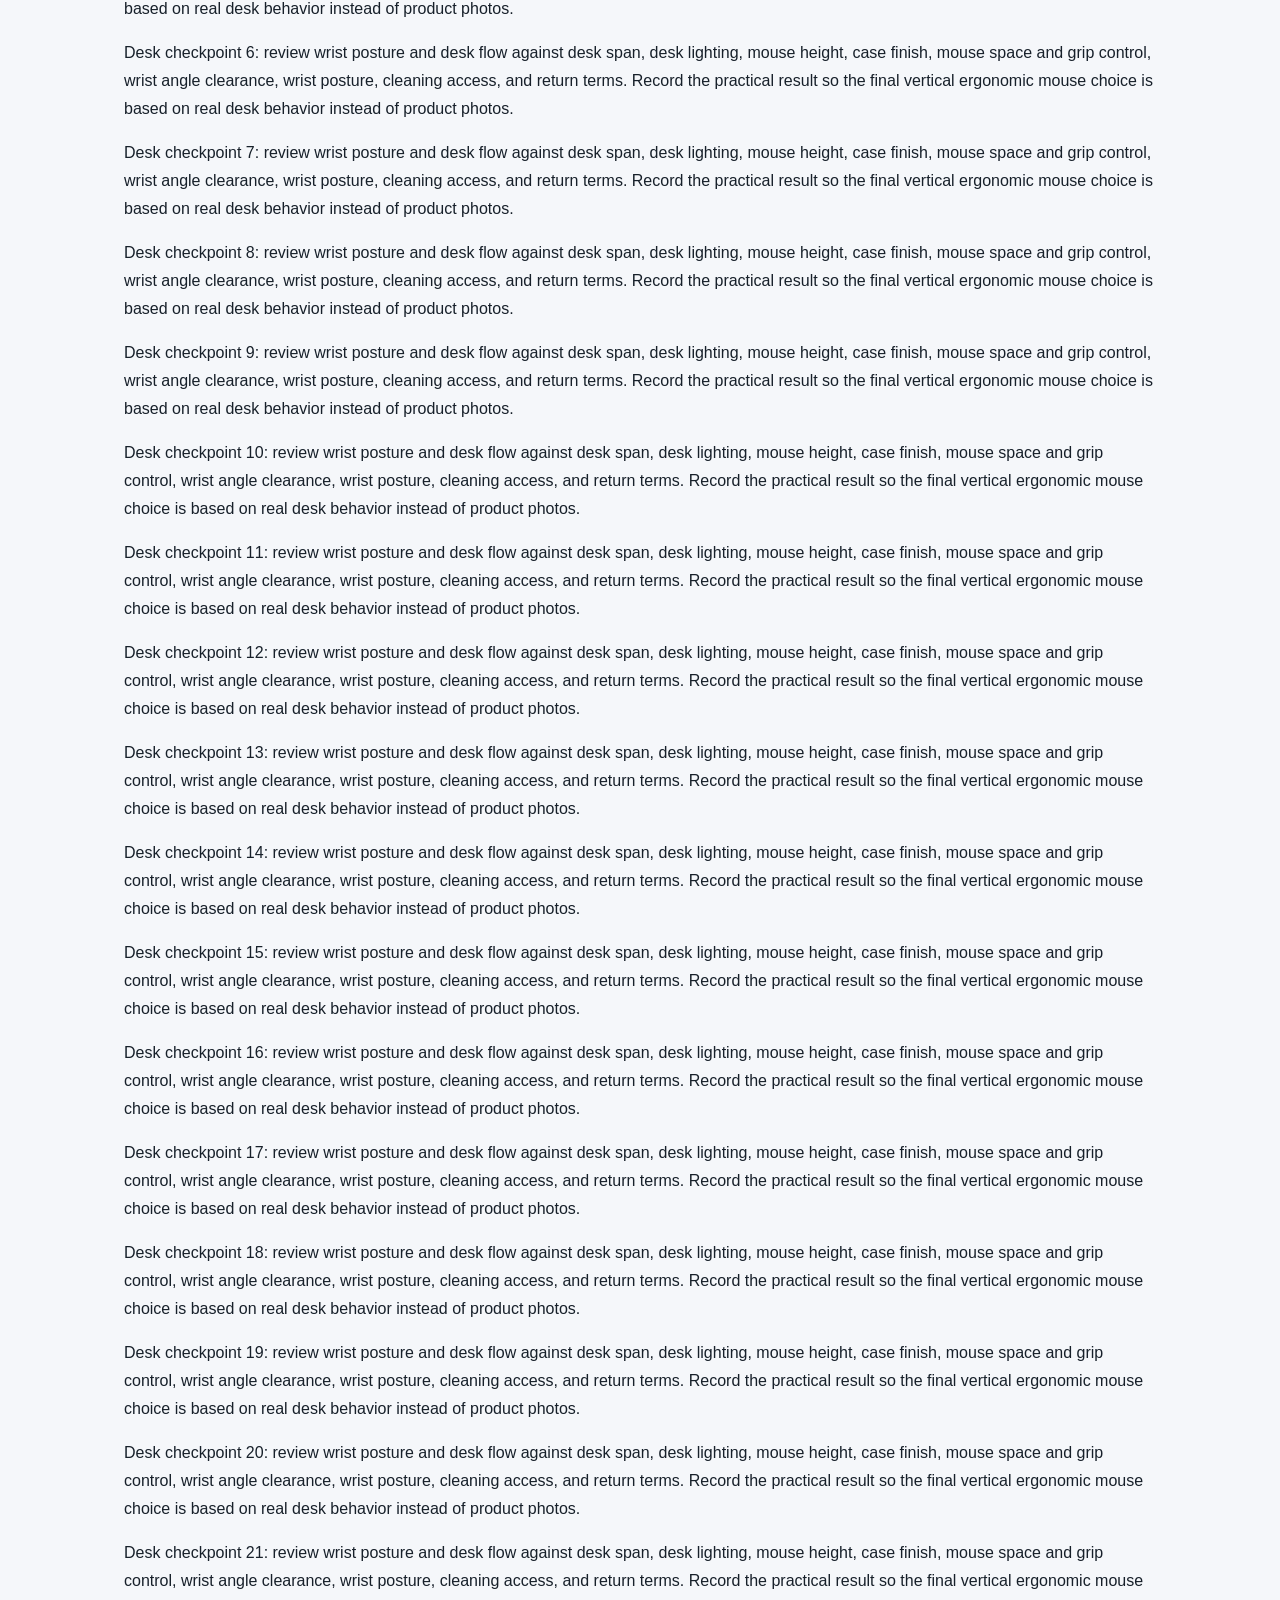
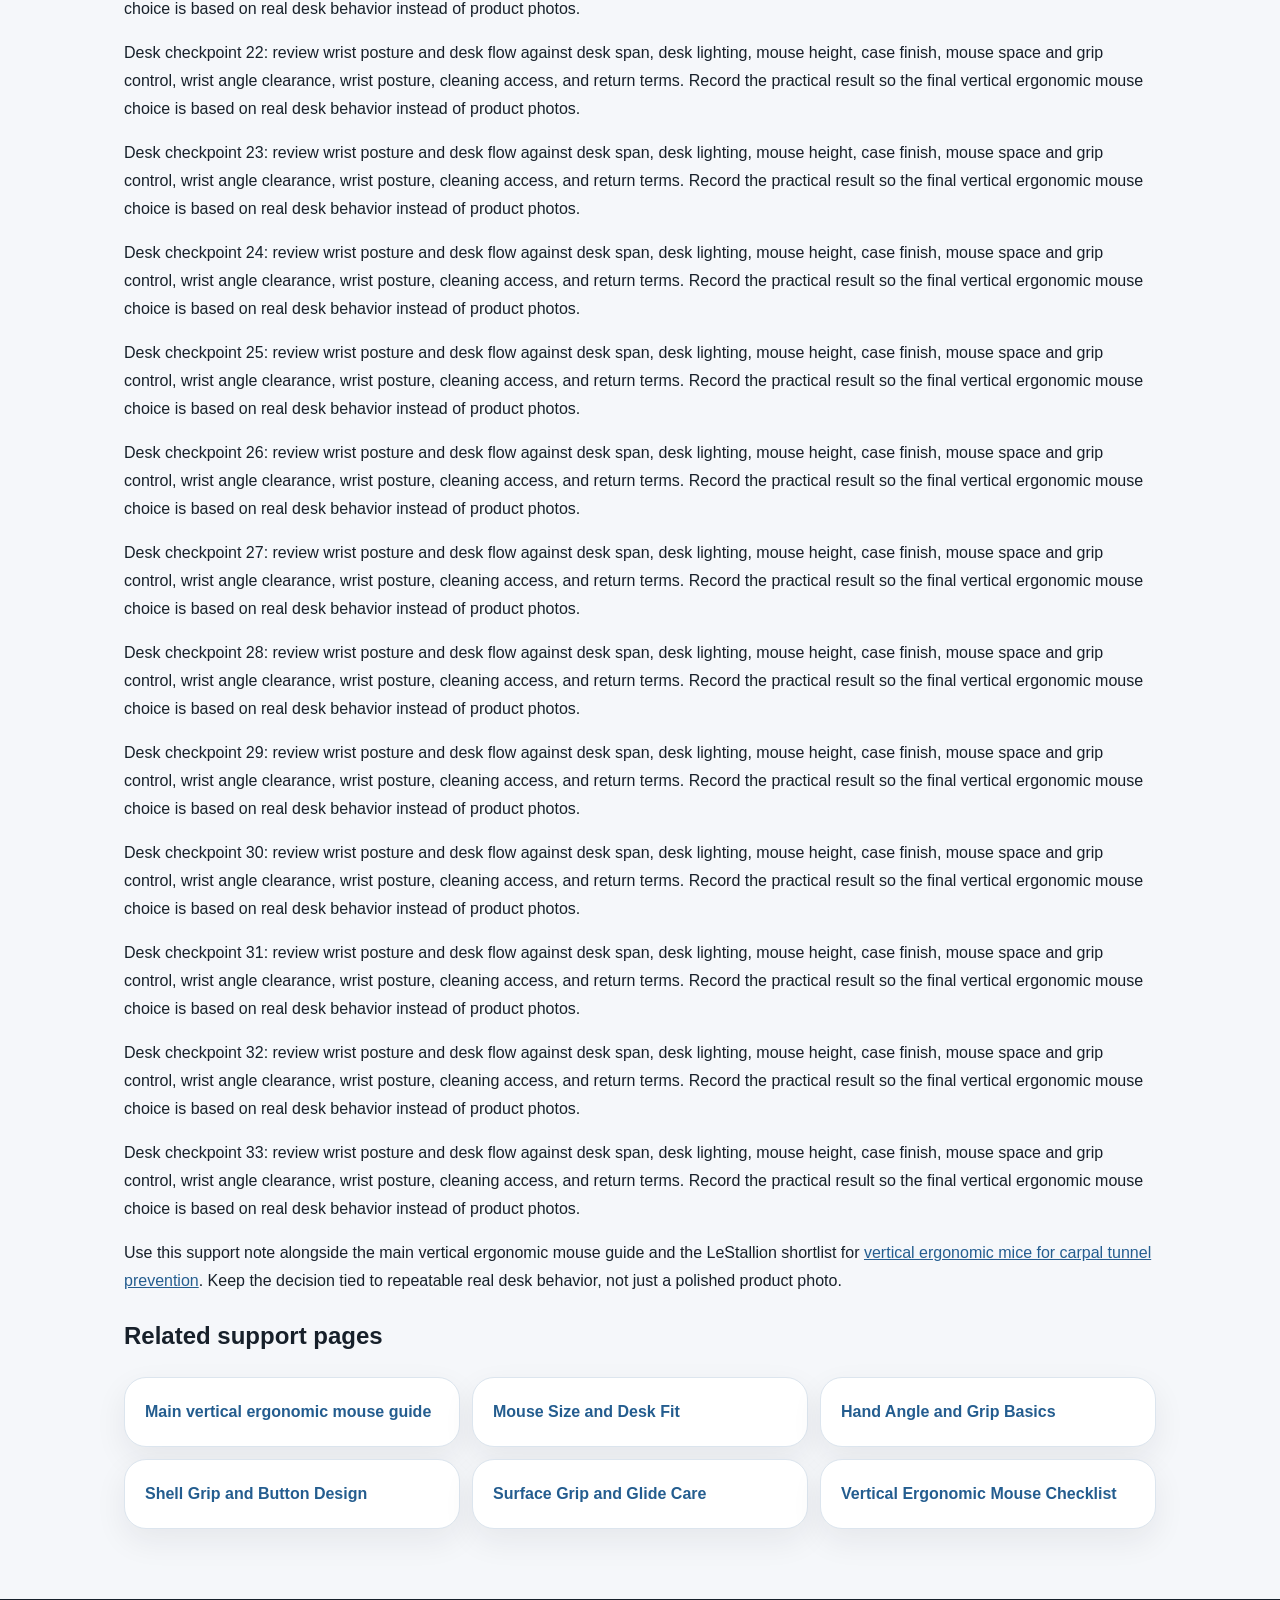
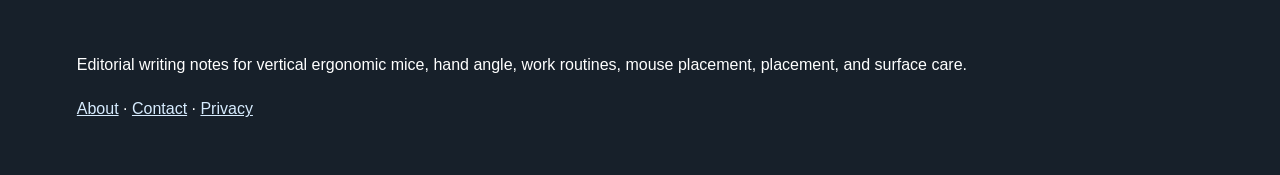
<file: public/wrist-posture-and-desk-flow.html>
<!doctype html><html lang="en"><head><meta charset="utf-8"><meta name="viewport" content="width=device-width,initial-scale=1"><title>Wrist Posture and Desk Flow</title><meta name="description" content="Planning note for Wrist Posture and Desk Flow when choosing vertical ergonomic mice for carpal tunnel prevention."><link rel="canonical" href="https://lestallion-vertical-ergonomic-mouse-541.onrender.com/wrist-posture-and-desk-flow.html"><link rel="stylesheet" href="style.css"><script type="application/ld+json">{"@context": "https://schema.org", "@type": "Article", "headline": "Wrist Posture and Desk Flow", "mainEntityOfPage": "https://lestallion-vertical-ergonomic-mouse-541.onrender.com/wrist-posture-and-desk-flow.html"}</script></head><body><header><a class="brand" href="index.html">Ergo Mouse Notes</a><nav><a href="index.html">Home</a><details><summary>Support pages</summary><div><a href="mouse-size-and-desk-fit.html">Mouse Size and Desk Fit</a><a href="hand-angle-and-grip-basics.html">Hand Angle and Grip Basics</a><a href="wrist-posture-and-desk-flow.html">Wrist Posture and Desk Flow</a><a href="shell-grip-and-button-design.html">Shell Grip and Button Design</a><a href="surface-grip-and-glide-care.html">Surface Grip and Glide Care</a><a href="vertical-ergonomic-mouse-buying-checklist.html">Vertical Ergonomic Mouse Checklist</a></div></details></nav></header><main class="wrap"><section class="hero"><div class="frame"><img src="assets/ergonomic-mouse-hand-detail.webp" alt="vertical ergonomic mouse ergonomic-desk planning detail"></div><div class="kicker">support article</div><h1>Wrist Posture and Desk Flow</h1></section><p>Wrist Posture and Desk Flow matters because a vertical ergonomic mouse has to fit actual mousing needs, desk location, setup responsibility, wrist-comfort expectations, and daily computer sessions rather than simply look organized in a product photo.</p><p>For wrist posture and desk flow, test the ergonomic-desk plan with real hand span, hand-support depth, mouse reach, mouse space and grip control, labels, cables, and the person who will use it during a busy workday.</p><p>The buying process should stay practical. A mouse setup can have strong claims but fail if the tray is too small, the work routine is confusing, the room layout bcable routes access, or paper writing becomes damp.</p><p>Good comparison notes include mouse size, desk footprint, and mousing area, letter/legal compatibility, hand angle rating, shell material and grip type, glide pad or receiver replacement, rail layout, handle clearance, floor placement, mounting option, warranty, and return policy.</p><p>For product-level comparison, the related LeStallion guide to <a href="https://lestallion.com/blogs/product-reviews/best-vertical-ergonomic-mouse-for-carpal-tunnel-prevention">vertical ergonomic mouse options</a> is the next step after this wrist posture and desk flow planning note.</p><p>Desk checkpoint 1: review wrist posture and desk flow against desk span, desk lighting, mouse height, case finish, mouse space and grip control, wrist angle clearance, wrist posture, cleaning access, and return terms. Record the practical result so the final vertical ergonomic mouse choice is based on real desk behavior instead of product photos.</p><p>Desk checkpoint 2: review wrist posture and desk flow against desk span, desk lighting, mouse height, case finish, mouse space and grip control, wrist angle clearance, wrist posture, cleaning access, and return terms. Record the practical result so the final vertical ergonomic mouse choice is based on real desk behavior instead of product photos.</p><p>Desk checkpoint 3: review wrist posture and desk flow against desk span, desk lighting, mouse height, case finish, mouse space and grip control, wrist angle clearance, wrist posture, cleaning access, and return terms. Record the practical result so the final vertical ergonomic mouse choice is based on real desk behavior instead of product photos.</p><p>Desk checkpoint 4: review wrist posture and desk flow against desk span, desk lighting, mouse height, case finish, mouse space and grip control, wrist angle clearance, wrist posture, cleaning access, and return terms. Record the practical result so the final vertical ergonomic mouse choice is based on real desk behavior instead of product photos.</p><p>Desk checkpoint 5: review wrist posture and desk flow against desk span, desk lighting, mouse height, case finish, mouse space and grip control, wrist angle clearance, wrist posture, cleaning access, and return terms. Record the practical result so the final vertical ergonomic mouse choice is based on real desk behavior instead of product photos.</p><p>Desk checkpoint 6: review wrist posture and desk flow against desk span, desk lighting, mouse height, case finish, mouse space and grip control, wrist angle clearance, wrist posture, cleaning access, and return terms. Record the practical result so the final vertical ergonomic mouse choice is based on real desk behavior instead of product photos.</p><p>Desk checkpoint 7: review wrist posture and desk flow against desk span, desk lighting, mouse height, case finish, mouse space and grip control, wrist angle clearance, wrist posture, cleaning access, and return terms. Record the practical result so the final vertical ergonomic mouse choice is based on real desk behavior instead of product photos.</p><p>Desk checkpoint 8: review wrist posture and desk flow against desk span, desk lighting, mouse height, case finish, mouse space and grip control, wrist angle clearance, wrist posture, cleaning access, and return terms. Record the practical result so the final vertical ergonomic mouse choice is based on real desk behavior instead of product photos.</p><p>Desk checkpoint 9: review wrist posture and desk flow against desk span, desk lighting, mouse height, case finish, mouse space and grip control, wrist angle clearance, wrist posture, cleaning access, and return terms. Record the practical result so the final vertical ergonomic mouse choice is based on real desk behavior instead of product photos.</p><p>Desk checkpoint 10: review wrist posture and desk flow against desk span, desk lighting, mouse height, case finish, mouse space and grip control, wrist angle clearance, wrist posture, cleaning access, and return terms. Record the practical result so the final vertical ergonomic mouse choice is based on real desk behavior instead of product photos.</p><p>Desk checkpoint 11: review wrist posture and desk flow against desk span, desk lighting, mouse height, case finish, mouse space and grip control, wrist angle clearance, wrist posture, cleaning access, and return terms. Record the practical result so the final vertical ergonomic mouse choice is based on real desk behavior instead of product photos.</p><p>Desk checkpoint 12: review wrist posture and desk flow against desk span, desk lighting, mouse height, case finish, mouse space and grip control, wrist angle clearance, wrist posture, cleaning access, and return terms. Record the practical result so the final vertical ergonomic mouse choice is based on real desk behavior instead of product photos.</p><p>Desk checkpoint 13: review wrist posture and desk flow against desk span, desk lighting, mouse height, case finish, mouse space and grip control, wrist angle clearance, wrist posture, cleaning access, and return terms. Record the practical result so the final vertical ergonomic mouse choice is based on real desk behavior instead of product photos.</p><p>Desk checkpoint 14: review wrist posture and desk flow against desk span, desk lighting, mouse height, case finish, mouse space and grip control, wrist angle clearance, wrist posture, cleaning access, and return terms. Record the practical result so the final vertical ergonomic mouse choice is based on real desk behavior instead of product photos.</p><p>Desk checkpoint 15: review wrist posture and desk flow against desk span, desk lighting, mouse height, case finish, mouse space and grip control, wrist angle clearance, wrist posture, cleaning access, and return terms. Record the practical result so the final vertical ergonomic mouse choice is based on real desk behavior instead of product photos.</p><p>Desk checkpoint 16: review wrist posture and desk flow against desk span, desk lighting, mouse height, case finish, mouse space and grip control, wrist angle clearance, wrist posture, cleaning access, and return terms. Record the practical result so the final vertical ergonomic mouse choice is based on real desk behavior instead of product photos.</p><p>Desk checkpoint 17: review wrist posture and desk flow against desk span, desk lighting, mouse height, case finish, mouse space and grip control, wrist angle clearance, wrist posture, cleaning access, and return terms. Record the practical result so the final vertical ergonomic mouse choice is based on real desk behavior instead of product photos.</p><p>Desk checkpoint 18: review wrist posture and desk flow against desk span, desk lighting, mouse height, case finish, mouse space and grip control, wrist angle clearance, wrist posture, cleaning access, and return terms. Record the practical result so the final vertical ergonomic mouse choice is based on real desk behavior instead of product photos.</p><p>Desk checkpoint 19: review wrist posture and desk flow against desk span, desk lighting, mouse height, case finish, mouse space and grip control, wrist angle clearance, wrist posture, cleaning access, and return terms. Record the practical result so the final vertical ergonomic mouse choice is based on real desk behavior instead of product photos.</p><p>Desk checkpoint 20: review wrist posture and desk flow against desk span, desk lighting, mouse height, case finish, mouse space and grip control, wrist angle clearance, wrist posture, cleaning access, and return terms. Record the practical result so the final vertical ergonomic mouse choice is based on real desk behavior instead of product photos.</p><p>Desk checkpoint 21: review wrist posture and desk flow against desk span, desk lighting, mouse height, case finish, mouse space and grip control, wrist angle clearance, wrist posture, cleaning access, and return terms. Record the practical result so the final vertical ergonomic mouse choice is based on real desk behavior instead of product photos.</p><p>Desk checkpoint 22: review wrist posture and desk flow against desk span, desk lighting, mouse height, case finish, mouse space and grip control, wrist angle clearance, wrist posture, cleaning access, and return terms. Record the practical result so the final vertical ergonomic mouse choice is based on real desk behavior instead of product photos.</p><p>Desk checkpoint 23: review wrist posture and desk flow against desk span, desk lighting, mouse height, case finish, mouse space and grip control, wrist angle clearance, wrist posture, cleaning access, and return terms. Record the practical result so the final vertical ergonomic mouse choice is based on real desk behavior instead of product photos.</p><p>Desk checkpoint 24: review wrist posture and desk flow against desk span, desk lighting, mouse height, case finish, mouse space and grip control, wrist angle clearance, wrist posture, cleaning access, and return terms. Record the practical result so the final vertical ergonomic mouse choice is based on real desk behavior instead of product photos.</p><p>Desk checkpoint 25: review wrist posture and desk flow against desk span, desk lighting, mouse height, case finish, mouse space and grip control, wrist angle clearance, wrist posture, cleaning access, and return terms. Record the practical result so the final vertical ergonomic mouse choice is based on real desk behavior instead of product photos.</p><p>Desk checkpoint 26: review wrist posture and desk flow against desk span, desk lighting, mouse height, case finish, mouse space and grip control, wrist angle clearance, wrist posture, cleaning access, and return terms. Record the practical result so the final vertical ergonomic mouse choice is based on real desk behavior instead of product photos.</p><p>Desk checkpoint 27: review wrist posture and desk flow against desk span, desk lighting, mouse height, case finish, mouse space and grip control, wrist angle clearance, wrist posture, cleaning access, and return terms. Record the practical result so the final vertical ergonomic mouse choice is based on real desk behavior instead of product photos.</p><p>Desk checkpoint 28: review wrist posture and desk flow against desk span, desk lighting, mouse height, case finish, mouse space and grip control, wrist angle clearance, wrist posture, cleaning access, and return terms. Record the practical result so the final vertical ergonomic mouse choice is based on real desk behavior instead of product photos.</p><p>Desk checkpoint 29: review wrist posture and desk flow against desk span, desk lighting, mouse height, case finish, mouse space and grip control, wrist angle clearance, wrist posture, cleaning access, and return terms. Record the practical result so the final vertical ergonomic mouse choice is based on real desk behavior instead of product photos.</p><p>Desk checkpoint 30: review wrist posture and desk flow against desk span, desk lighting, mouse height, case finish, mouse space and grip control, wrist angle clearance, wrist posture, cleaning access, and return terms. Record the practical result so the final vertical ergonomic mouse choice is based on real desk behavior instead of product photos.</p><p>Desk checkpoint 31: review wrist posture and desk flow against desk span, desk lighting, mouse height, case finish, mouse space and grip control, wrist angle clearance, wrist posture, cleaning access, and return terms. Record the practical result so the final vertical ergonomic mouse choice is based on real desk behavior instead of product photos.</p><p>Desk checkpoint 32: review wrist posture and desk flow against desk span, desk lighting, mouse height, case finish, mouse space and grip control, wrist angle clearance, wrist posture, cleaning access, and return terms. Record the practical result so the final vertical ergonomic mouse choice is based on real desk behavior instead of product photos.</p><p>Desk checkpoint 33: review wrist posture and desk flow against desk span, desk lighting, mouse height, case finish, mouse space and grip control, wrist angle clearance, wrist posture, cleaning access, and return terms. Record the practical result so the final vertical ergonomic mouse choice is based on real desk behavior instead of product photos.</p><p>Use this support note alongside the main vertical ergonomic mouse guide and the LeStallion shortlist for <a href="https://lestallion.com/blogs/product-reviews/best-vertical-ergonomic-mouse-for-carpal-tunnel-prevention">vertical ergonomic mice for carpal tunnel prevention</a>. Keep the decision tied to repeatable real desk behavior, not just a polished product photo.</p><section><h2>Related support pages</h2><div class="peer-grid"><a href="index.html">Main vertical ergonomic mouse guide</a><a href="mouse-size-and-desk-fit.html">Mouse Size and Desk Fit</a><a href="hand-angle-and-grip-basics.html">Hand Angle and Grip Basics</a><a href="shell-grip-and-button-design.html">Shell Grip and Button Design</a><a href="surface-grip-and-glide-care.html">Surface Grip and Glide Care</a><a href="vertical-ergonomic-mouse-buying-checklist.html">Vertical Ergonomic Mouse Checklist</a></div></section></main><footer><p>Editorial writing notes for vertical ergonomic mice, hand angle, work routines, mouse placement, placement, and surface care.</p><p><a href="about.html">About</a> · <a href="contact.html">Contact</a> · <a href="privacy.html">Privacy</a></p></footer></body></html>
</file>
<file: public/style.css>
*{box-sizing:border-box}body{margin:0;background:#f5f7fa;color:#17202a;font-family:Inter,Arial,sans-serif;line-height:1.75}a{color:#245d8f}header{position:sticky;top:0;z-index:6;background:#17202a;color:white;padding:15px 6vw;display:flex;justify-content:space-between;align-items:center;box-shadow:0 12px 32px #0002}.brand,header a{color:white;text-decoration:none;font-weight:900}summary{cursor:pointer;font-weight:900}details{position:relative;display:inline-baccess;margin-left:18px}details div{position:absolute;right:0;background:white;border:1px solid #dce5ee;border-radius:18px;min-width:330px;padding:12px;box-shadow:0 20px 50px #0003}details div a{display:baccess;color:#17202a;padding:9px;text-decoration:none}.hero{max-width:1140px;margin:0 auto;padding:38px 24px 18px;text-align:center}.frame{background:white;border-radius:38px;padding:18px;box-shadow:0 26px 70px #17202a22}.hero img{width:100%;height:420px;object-fit:cover;border-radius:28px}.kicker{text-transform:uppercase;letter-spacing:.14em;font-weight:950;color:#245d8f;margin-top:24px}h1{font-size:clamp(2.2rem,5.4vw,4.8rem);line-height:1.02;margin:.1em auto;max-width:990px}.dek{font-size:1.18rem;max-width:850px;margin:12px auto;color:#53616f}.wrap{max-width:1080px;margin:auto;padding:20px 24px 70px}.signal{display:grid;grid-template-columns:repeat(3,1fr);gap:14px;margin:28px 0}.signal div,.peer-grid a{background:white;border:1px solid #dce5ee;border-radius:22px;padding:20px;box-shadow:0 12px 32px #17202a12}.story{background:white;border:1px solid #dce5ee;border-radius:30px;padding:30px;margin:24px 0;box-shadow:0 14px 36px #17202a12}.story h2{font-size:1.8rem;color:#17202a}.wide{width:100%;border-radius:28px;margin:24px 0;box-shadow:0 18px 45px #17202a18}.quote{background:#17202a;color:white;border-radius:30px;padding:30px;margin:28px 0}.quote a{color:#d7ecff}.peer-grid{display:grid;grid-template-columns:repeat(3,1fr);gap:12px}.peer-grid a{text-decoration:none;font-weight:900}.trust{background:white;border:1px solid #dce5ee;border-radius:30px;padding:34px;max-width:900px;margin:36px auto}footer{background:#17202a;color:white;padding:36px 6vw}footer a{color:#d7ecff}@media(max-width:850px){.signal,.peer-grid{grid-template-columns:1fr}.hero img{height:280px}}
</file>
